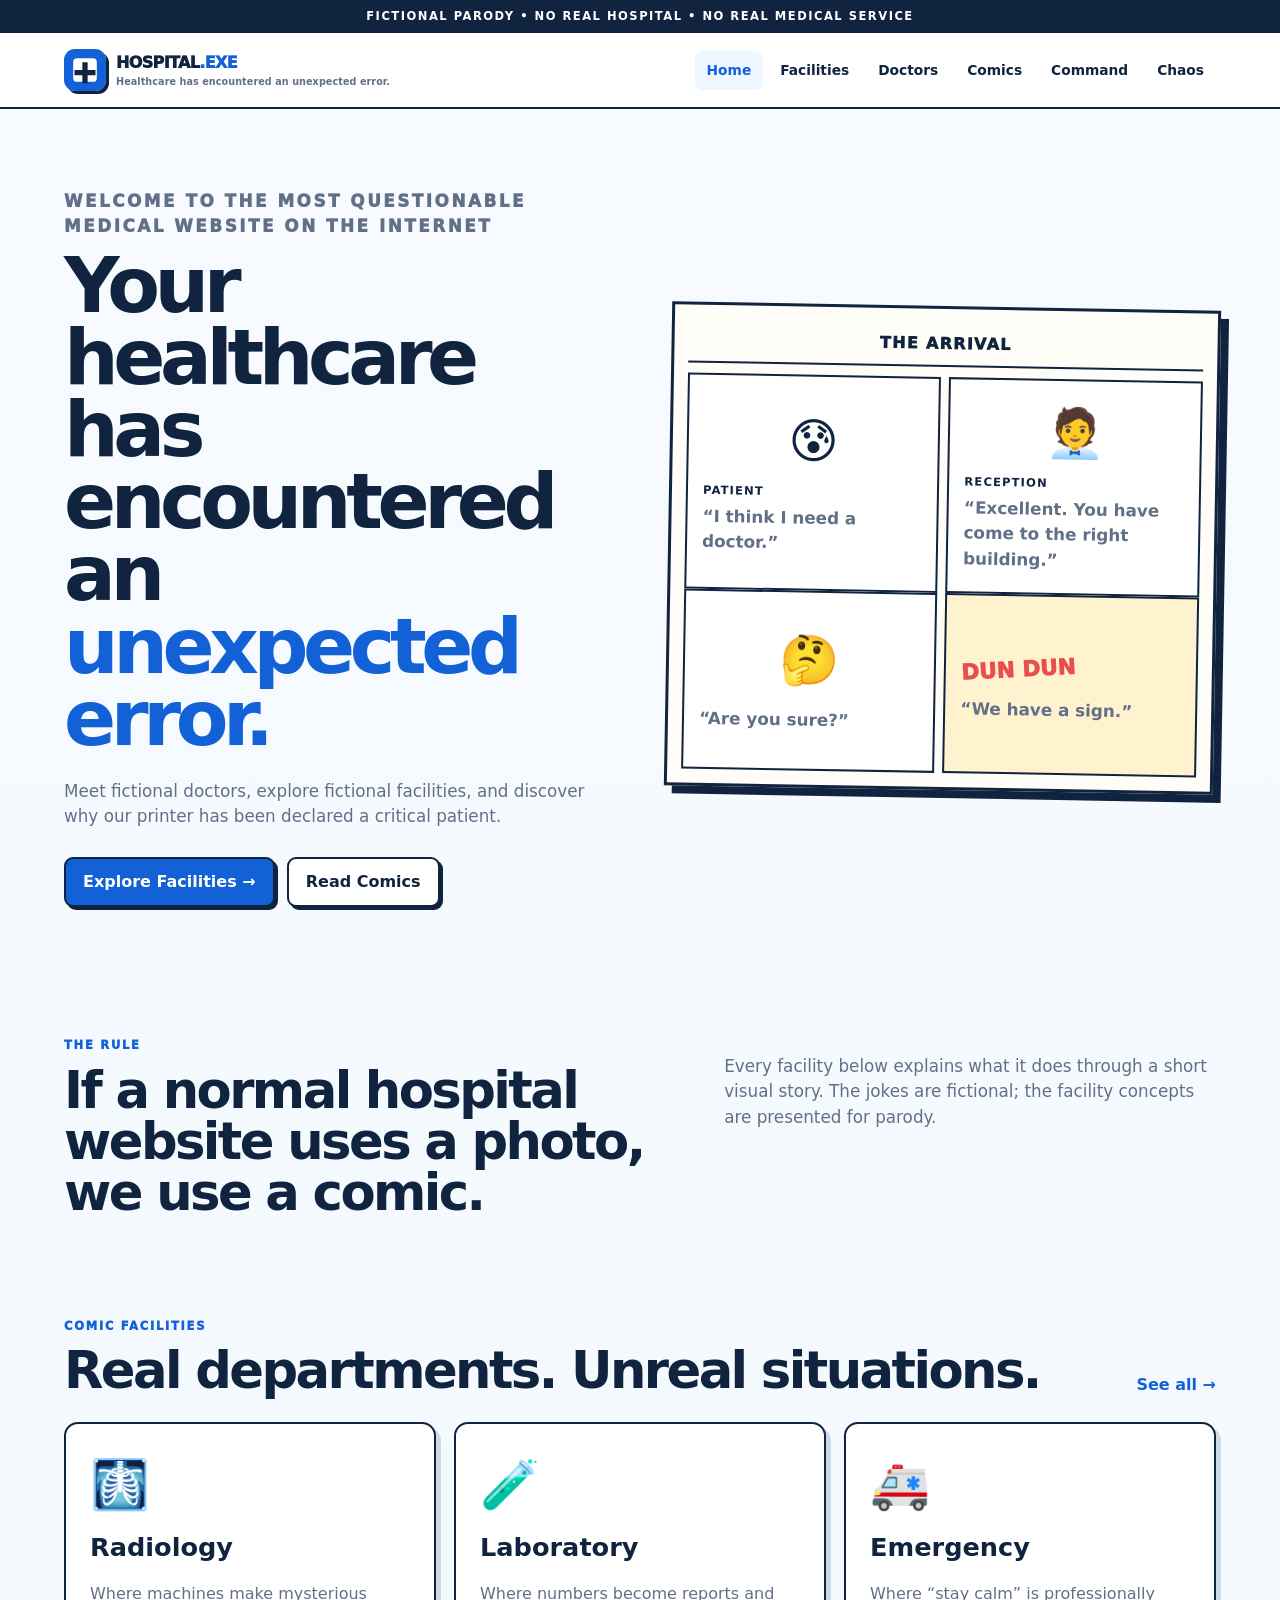
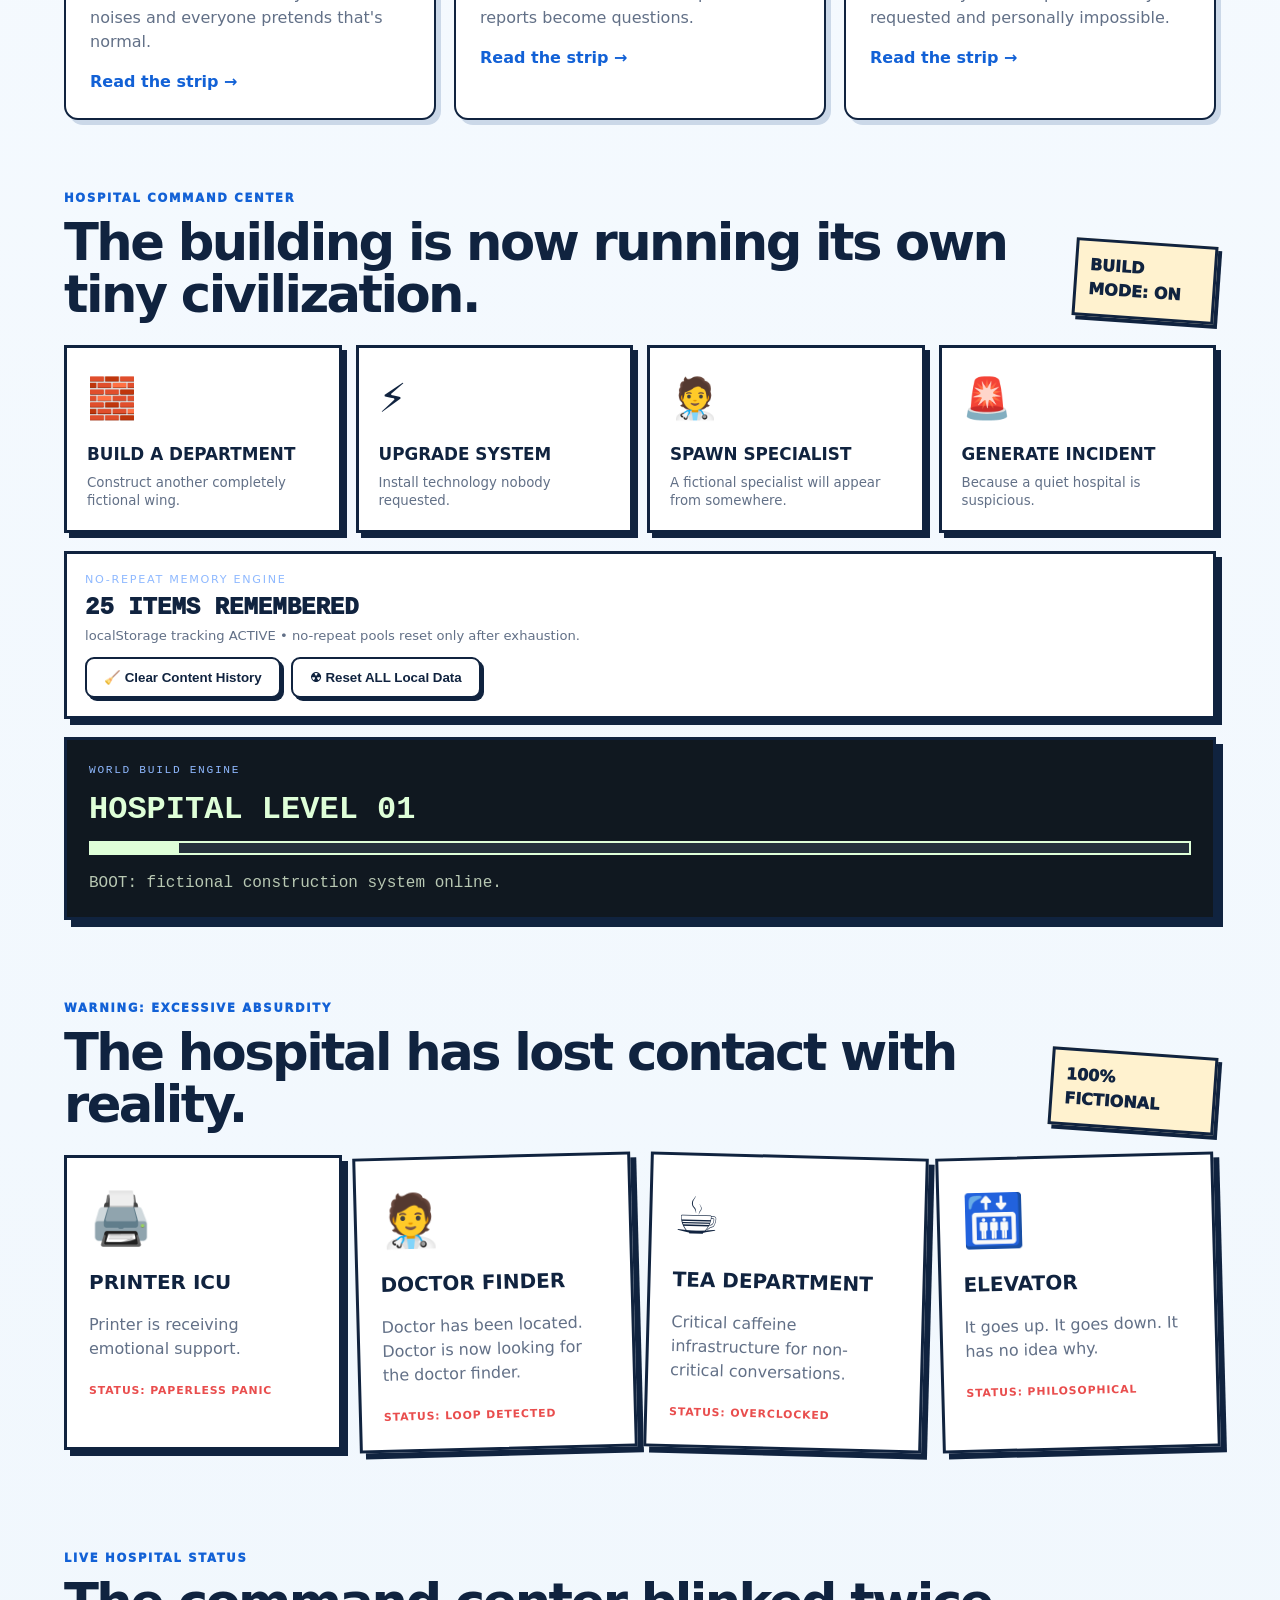
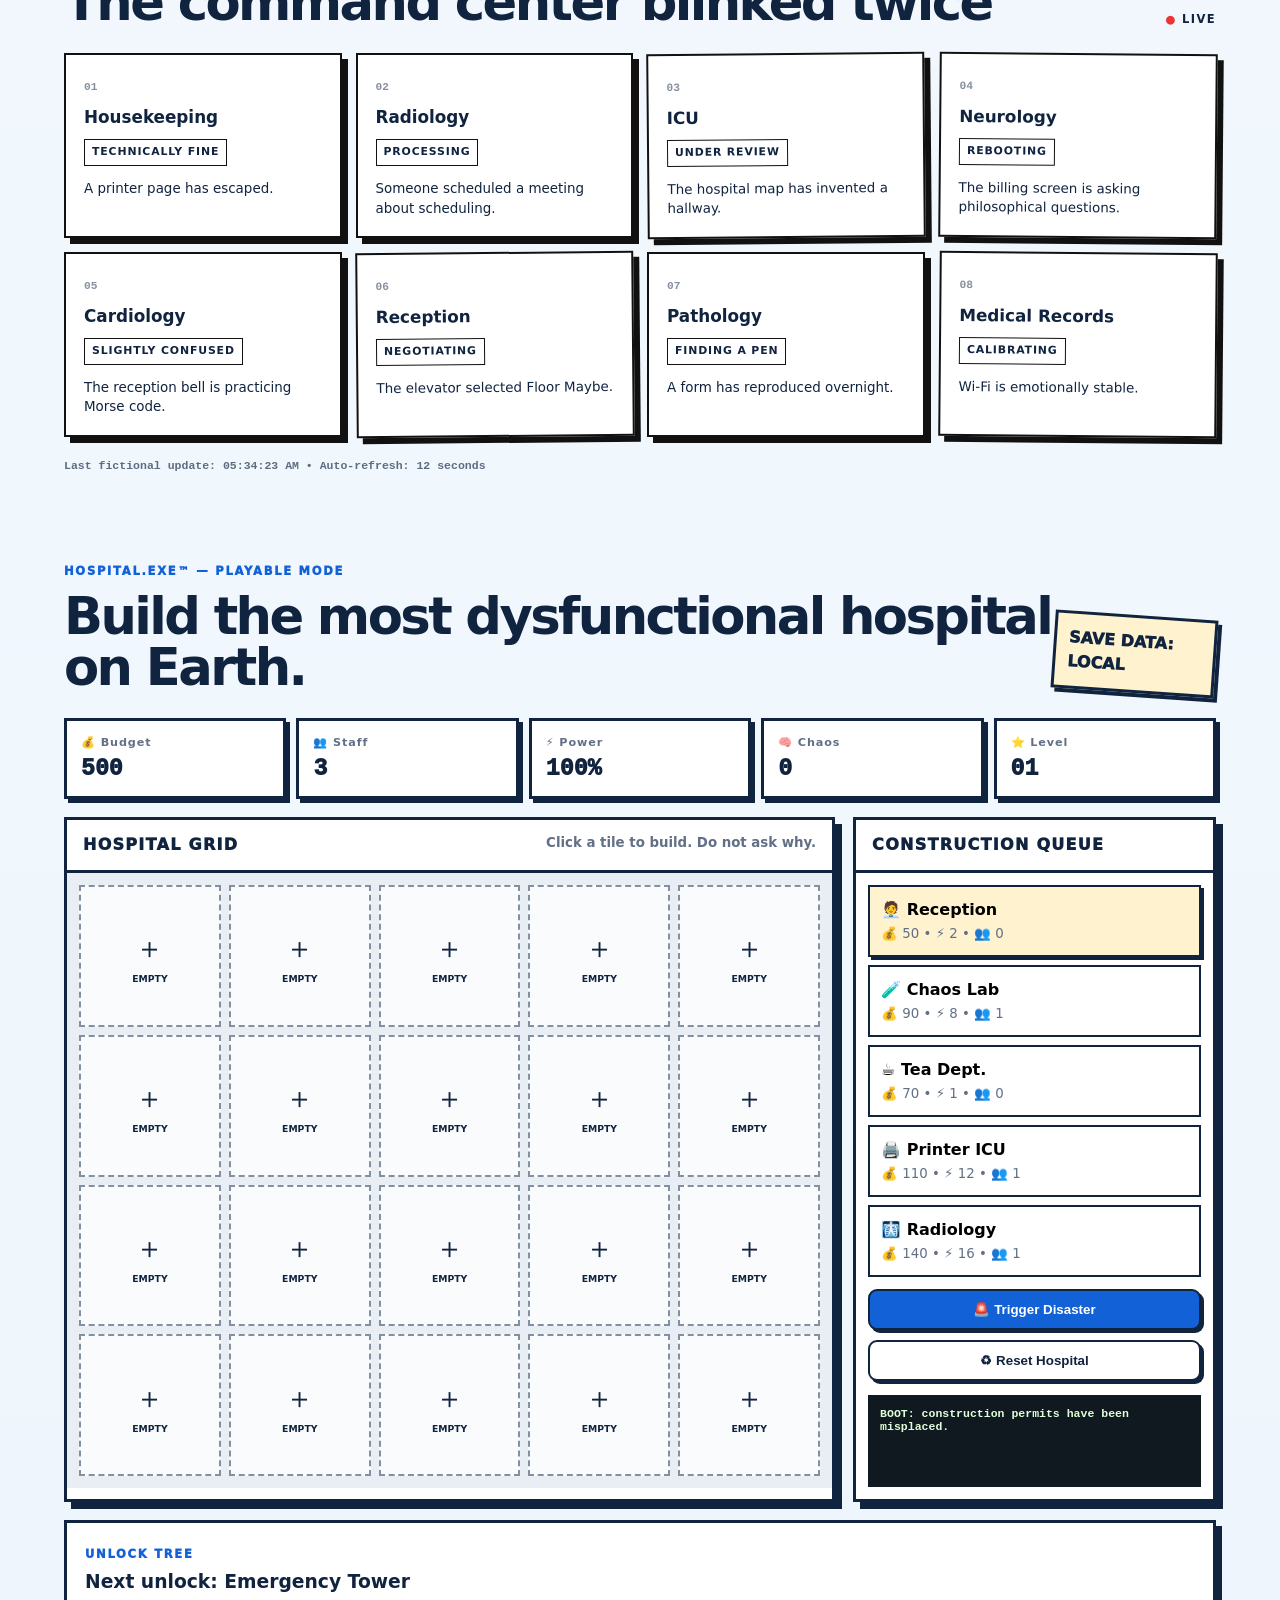
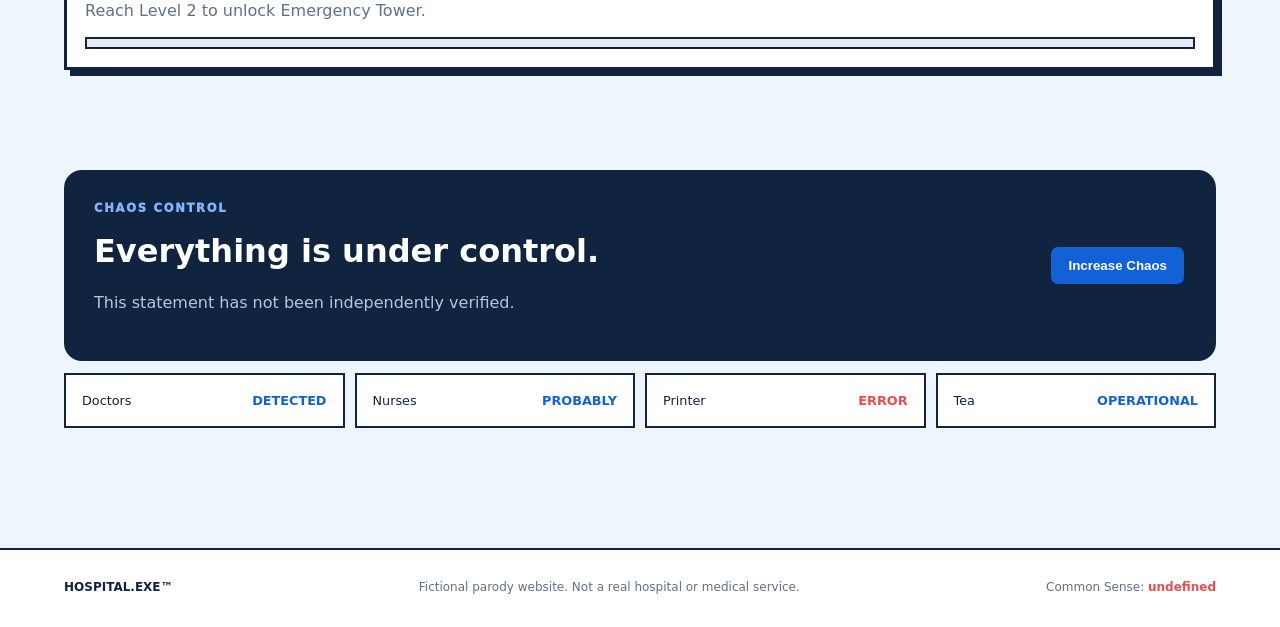
<file: index.html>
<!doctype html>
<html lang="en">
<head>
  <meta charset="utf-8">
  <meta name="viewport" content="width=device-width,initial-scale=1">
  <title>HOSPITAL.EXE™ — Fictional Parody Hospital</title>
  <meta name="description" content="HOSPITAL.EXE™ — fictional parody hospital command center.">
  <meta name="theme-color" content="#111111">
  <link rel="manifest" href="manifest.webmanifest">
  <link rel="icon" href="assets/logo.svg" type="image/svg+xml">
<link rel="stylesheet" href="css/style.css">
</head>
<body>
  <div class="top-alert">FICTIONAL PARODY • NO REAL HOSPITAL • NO REAL MEDICAL SERVICE</div>
  <header class="site-header">
    <a class="brand" href="index.html"><img class="brand-logo" src="assets/logo.svg" alt="HOSPITAL.EXE logo"><span>HOSPITAL<span class="exe">.EXE</span><small>Healthcare has encountered an unexpected error.</small></span></a>
    <button class="menu-toggle" aria-label="Open menu">☰</button>
    <nav>
      <a class="active" href="index.html">Home</a>
      <a href="facilities.html">Facilities</a>
      <a href="doctors.html">Doctors</a>
      <a href="comics.html">Comics</a>
      <a href="#command">Command</a>
      <a href="#chaos">Chaos</a>
      <button class="install-app" id="install-app" hidden>⬇ Install HOSPITAL.EXE</button>
    </nav>
  </header>

  <main>
    <section class="hero">
      <div class="hero-copy">
        <p class="eyebrow">WELCOME TO THE MOST QUESTIONABLE MEDICAL WEBSITE ON THE INTERNET</p>
        <h1>Your healthcare has encountered an <em>unexpected error.</em></h1>
        <p>Meet fictional doctors, explore fictional facilities, and discover why our printer has been declared a critical patient.</p>
        <div class="hero-actions">
          <a class="button primary" href="facilities.html">Explore Facilities →</a>
          <a class="button" href="comics.html">Read Comics</a>
        </div>
      </div>
      <div class="hero-comic comic-paper">
        <div class="comic-caption">THE ARRIVAL</div>
        <div class="panel-row">
          <div class="panel"><div class="character patient">😰</div><strong>PATIENT</strong><p>“I think I need a doctor.”</p></div>
          <div class="panel"><div class="character receptionist">🧑‍💼</div><strong>RECEPTION</strong><p>“Excellent. You have come to the right building.”</p></div>
        </div>
        <div class="panel-row">
          <div class="panel"><div class="character patient">🤔</div><p>“Are you sure?”</p></div>
          <div class="panel punch"><div class="sound">DUN DUN</div><p>“We have a sign.”</p></div>
        </div>
      </div>
    </section>

    <section class="section intro">
      <div><p class="eyebrow">THE RULE</p><h2>If a normal hospital website uses a photo, we use a comic.</h2></div>
      <p>Every facility below explains what it does through a short visual story. The jokes are fictional; the facility concepts are presented for parody.</p>
    </section>

    <section class="section" id="facilities-preview">
      <div class="section-head"><div><p class="eyebrow">COMIC FACILITIES</p><h2>Real departments. Unreal situations.</h2></div><a href="facilities.html" class="text-link">See all →</a></div>
      <div class="card-grid">
        <a class="facility-card" href="facilities.html#radiology"><span class="facility-icon">🩻</span><h3>Radiology</h3><p>Where machines make mysterious noises and everyone pretends that's normal.</p><span class="mini-link">Read the strip →</span></a>
        <a class="facility-card" href="facilities.html#lab"><span class="facility-icon">🧪</span><h3>Laboratory</h3><p>Where numbers become reports and reports become questions.</p><span class="mini-link">Read the strip →</span></a>
        <a class="facility-card" href="facilities.html#emergency"><span class="facility-icon">🚑</span><h3>Emergency</h3><p>Where “stay calm” is professionally requested and personally impossible.</p><span class="mini-link">Read the strip →</span></a>
      </div>
    </section>


    <section class="section command-center" id="command">
      <div class="section-head"><div><p class="eyebrow">HOSPITAL COMMAND CENTER</p><h2>The building is now running its own tiny civilization.</h2></div><span class="sticker">BUILD MODE: ON</span></div>
      <div class="control-grid">
        <button class="control-tile" data-command="build"><span>🧱</span><b>BUILD A DEPARTMENT</b><small>Construct another completely fictional wing.</small></button>
        <button class="control-tile" data-command="upgrade"><span>⚡</span><b>UPGRADE SYSTEM</b><small>Install technology nobody requested.</small></button>
        <button class="control-tile" data-command="spawn"><span>🧑‍⚕️</span><b>SPAWN SPECIALIST</b><small>A fictional specialist will appear from somewhere.</small></button>
        <button class="control-tile" data-command="incident"><span>🚨</span><b>GENERATE INCIDENT</b><small>Because a quiet hospital is suspicious.</small></button>
      </div>
      <div class="history-console"><span class="console-label">NO-REPEAT MEMORY ENGINE</span><strong id="history-count">0 ITEMS REMEMBERED</strong><p id="history-state">localStorage tracking is active.</p><div class="history-actions"><button class="button" id="clear-history">🧹 Clear Content History</button><button class="button" id="reset-data">☢ Reset ALL Local Data</button></div></div><div class="queue-console"><span class="console-label">WORLD BUILD ENGINE</span><strong id="world-level">HOSPITAL LEVEL 01</strong><div class="queue-meter"><i id="world-progress"></i></div><p id="world-log">BOOT: fictional construction system online.</p></div>
    </section>
    <section class="section absurd-zone"><div class="section-head"><div><p class="eyebrow">WARNING: EXCESSIVE ABSURDITY</p><h2>The hospital has lost contact with reality.</h2></div><span class="sticker">100% FICTIONAL</span></div><div class="absurd-grid"><div class="absurd-card"><span class="giant">🖨️</span><h3>PRINTER ICU</h3><p>Printer is receiving emotional support.</p><b>STATUS: PAPERLESS PANIC</b></div><div class="absurd-card tilt"><span class="giant">🧑‍⚕️</span><h3>DOCTOR FINDER</h3><p>Doctor has been located. Doctor is now looking for the doctor finder.</p><b>STATUS: LOOP DETECTED</b></div><div class="absurd-card"><span class="giant">☕</span><h3>TEA DEPARTMENT</h3><p>Critical caffeine infrastructure for non-critical conversations.</p><b>STATUS: OVERCLOCKED</b></div><div class="absurd-card tilt"><span class="giant">🛗</span><h3>ELEVATOR</h3><p>It goes up. It goes down. It has no idea why.</p><b>STATUS: PHILOSOPHICAL</b></div></div></section><section class="section live-status" id="live-status"><div class="section-head"><div><p class="eyebrow">LIVE HOSPITAL STATUS</p><h2 id="live-status-title">Synchronizing fictional reality…</h2></div><span class="live-dot">● LIVE</span></div><div class="live-status-grid" id="live-status-grid"></div><p class="status-timestamp" id="status-timestamp">Awaiting first fictional telemetry packet…</p></section>

    <section class="section game-section" id="game">
      <div class="section-head"><div><p class="eyebrow">HOSPITAL.EXE™ — PLAYABLE MODE</p><h2>Build the most dysfunctional hospital on Earth.</h2></div><span class="sticker">SAVE DATA: LOCAL</span></div>
      <div class="game-hud"><div><span>💰 Budget</span><b id="game-money">500</b></div><div><span>👥 Staff</span><b id="game-staff">3</b></div><div><span>⚡ Power</span><b id="game-power">100%</b></div><div><span>🧠 Chaos</span><b id="game-chaos">0</b></div><div><span>⭐ Level</span><b id="game-level">01</b></div></div>
      <div class="game-layout"><div class="hospital-board"><div class="board-title"><span>HOSPITAL GRID</span><small>Click a tile to build. Do not ask why.</small></div><div class="build-grid" id="build-grid" aria-label="Playable hospital grid"></div></div>
      <aside class="game-panel"><div class="panel-title">CONSTRUCTION QUEUE</div><div id="build-options" class="build-options"></div><button class="button primary game-action" id="incident-button">🚨 Trigger Disaster</button><button class="button game-action" id="reset-game">♻ Reset Hospital</button><div class="game-log" id="game-log">BOOT: construction permits have been misplaced.</div></aside></div>
      <div class="unlock-box"><div><span class="eyebrow">UNLOCK TREE</span><h3 id="unlock-title">Next unlock: Emergency Tower</h3><p id="unlock-text">Reach Level 2 to unlock the Emergency Tower.</p></div><div class="unlock-meter"><i id="unlock-progress"></i></div></div>
    </section>

    <section class="section chaos-section" id="chaos">
      <div class="chaos-box">
        <div><p class="eyebrow">CHAOS CONTROL</p><h2 id="status-title">Everything is under control.</h2><p id="status-message">This statement has not been independently verified.</p></div>
        <button class="button primary" id="chaos-button">Increase Chaos</button>
      </div>
      <div class="status-grid">
        <div><span>Doctors</span><b>DETECTED</b></div><div><span>Nurses</span><b>PROBABLY</b></div><div><span>Printer</span><b class="danger">ERROR</b></div><div><span>Tea</span><b>OPERATIONAL</b></div>
      </div>
    </section>
  </main>

  <footer><strong>HOSPITAL.EXE™</strong><span>Fictional parody website. Not a real hospital or medical service.</span><span>Common Sense: <b>undefined</b></span></footer>
  <script src="js/generated-content.js"></script>
  <script src="js/app.js"></script>
<noscript><div class="top-alert">JavaScript is required for LIVE fictional status and PWA features.</div></noscript>
</body>
</html>
</file>
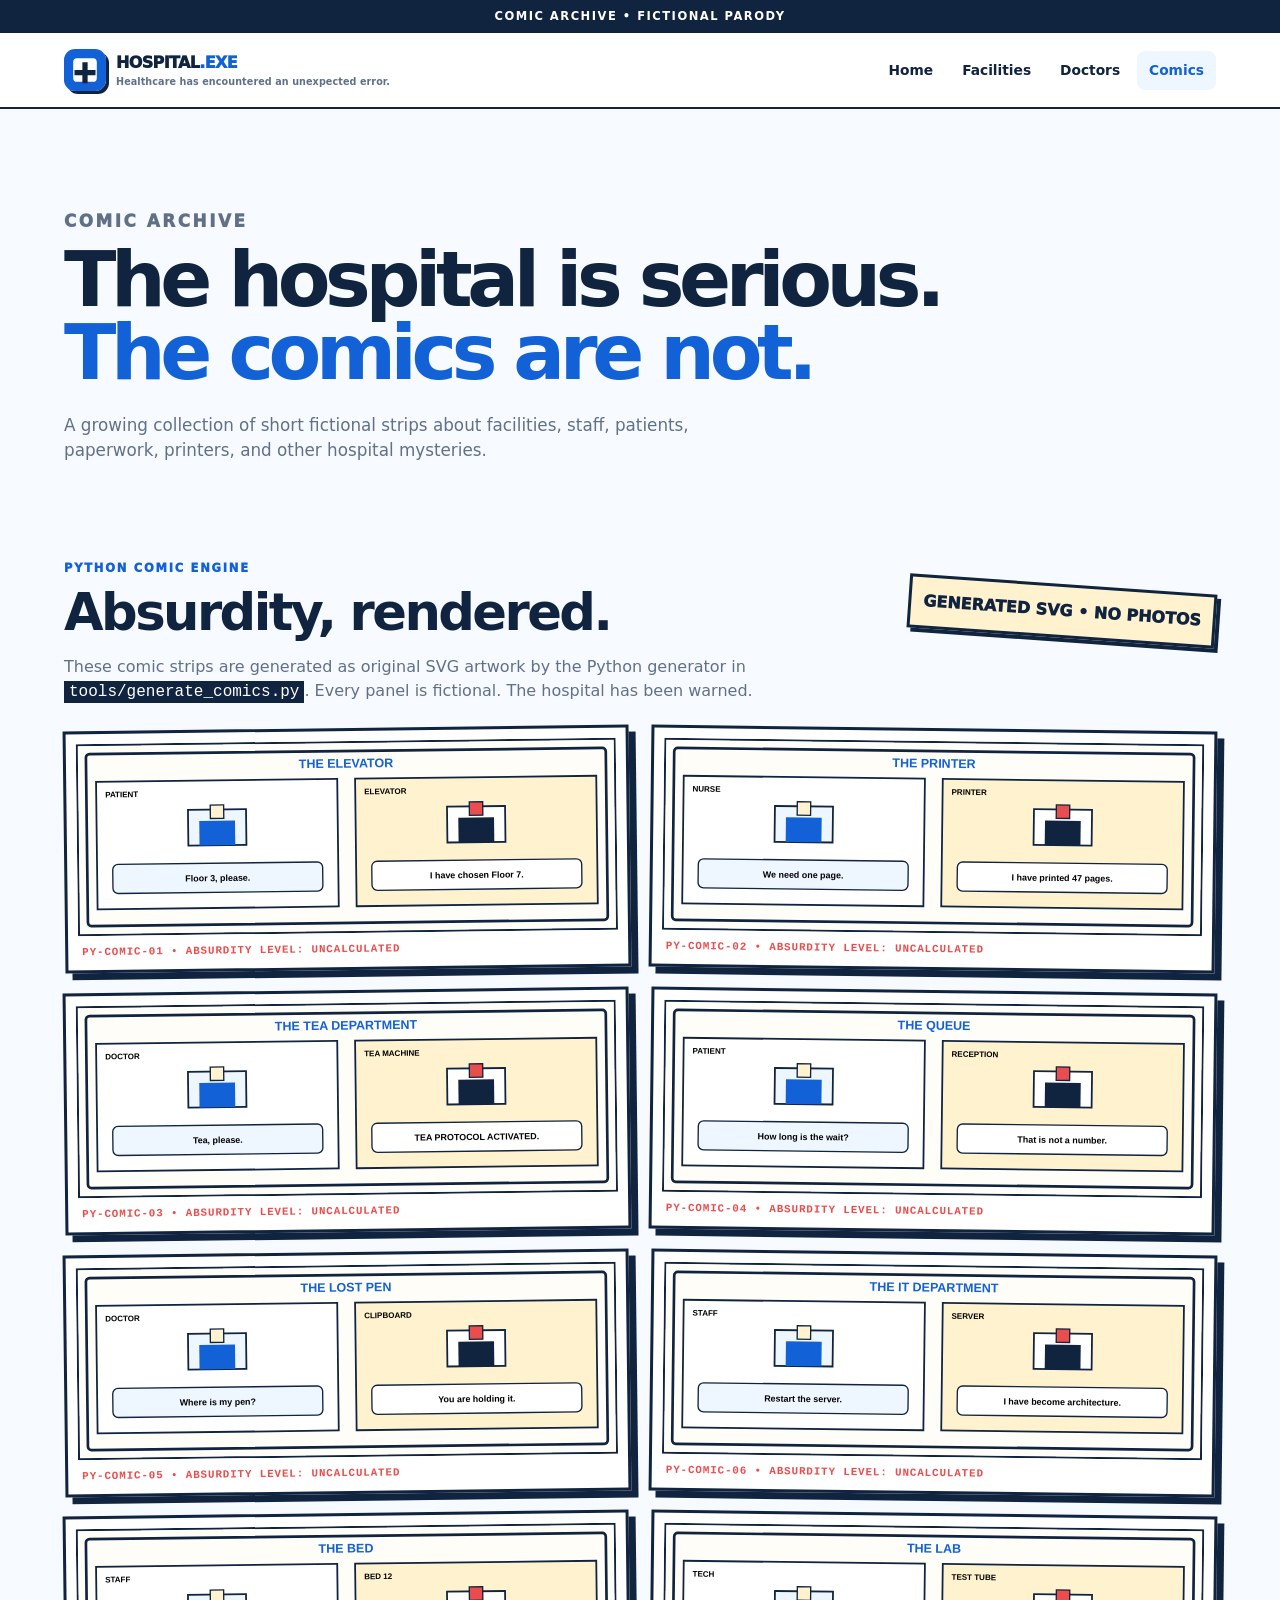
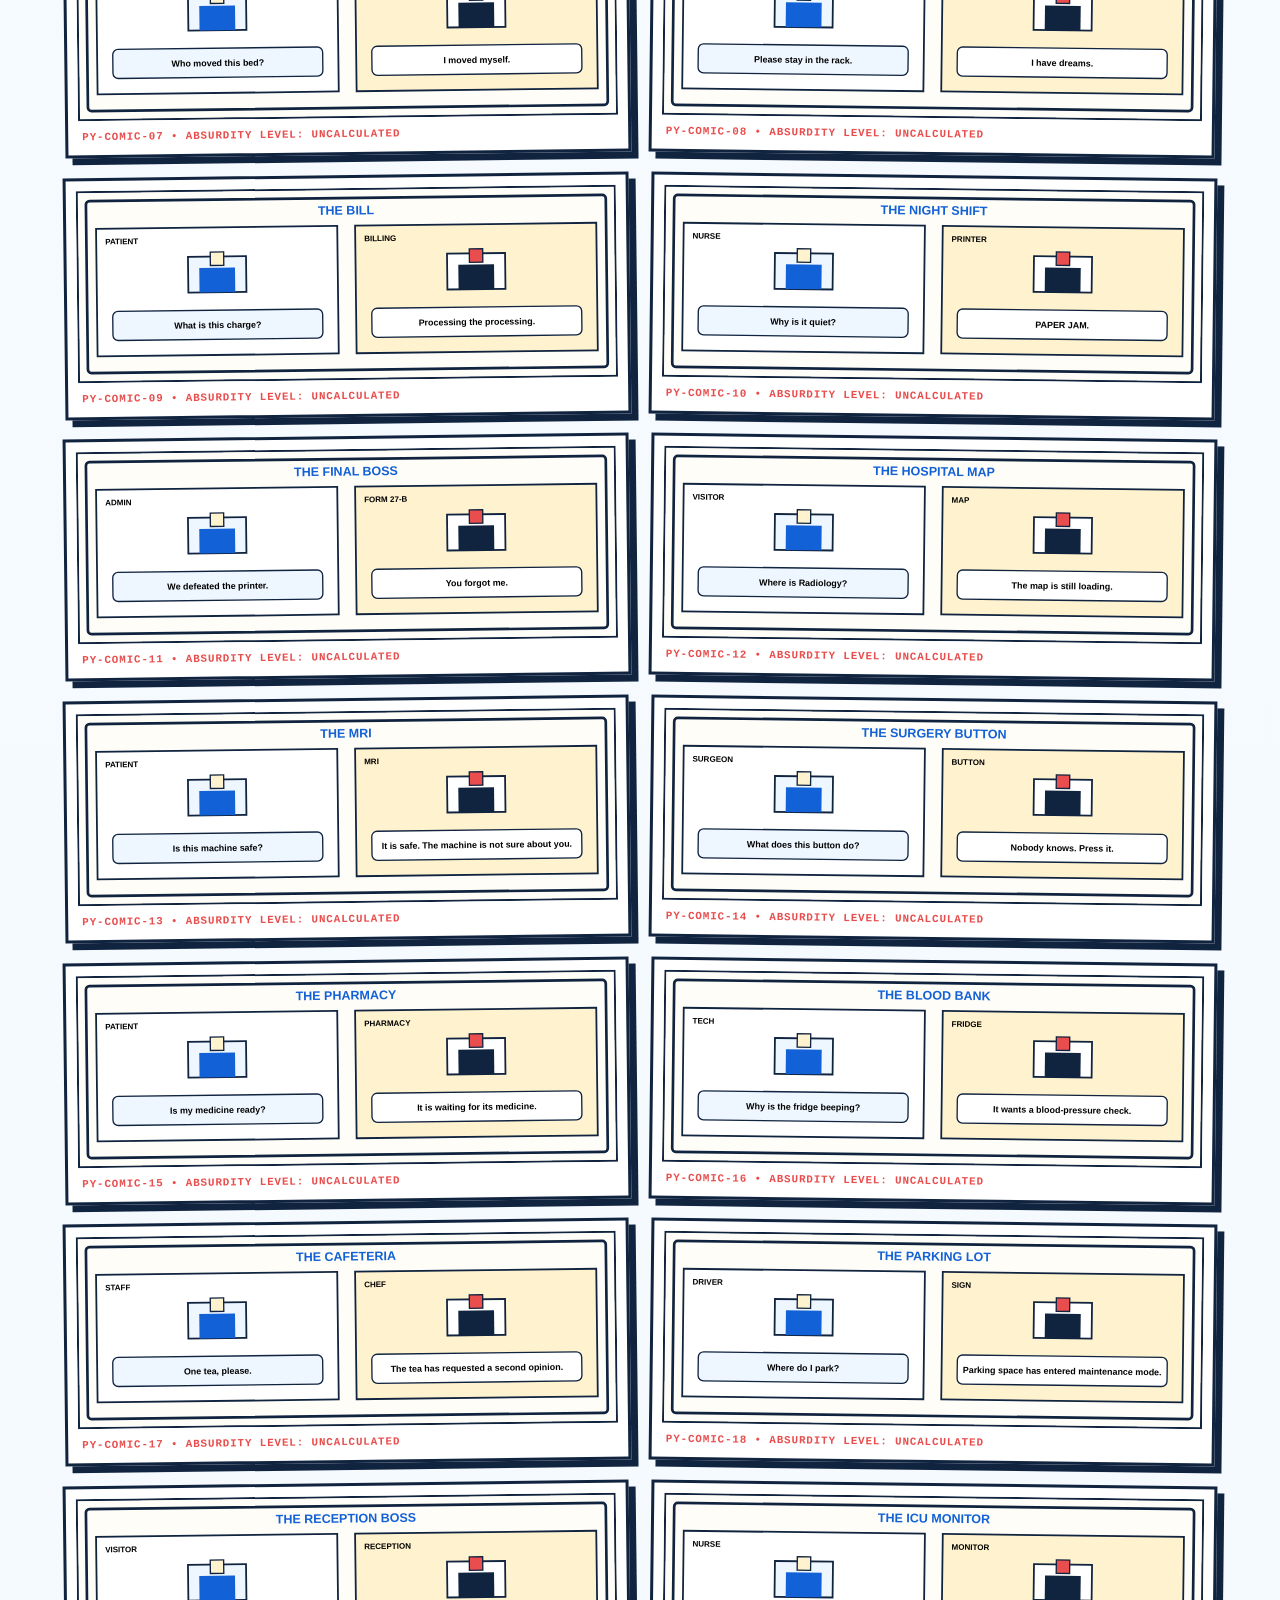
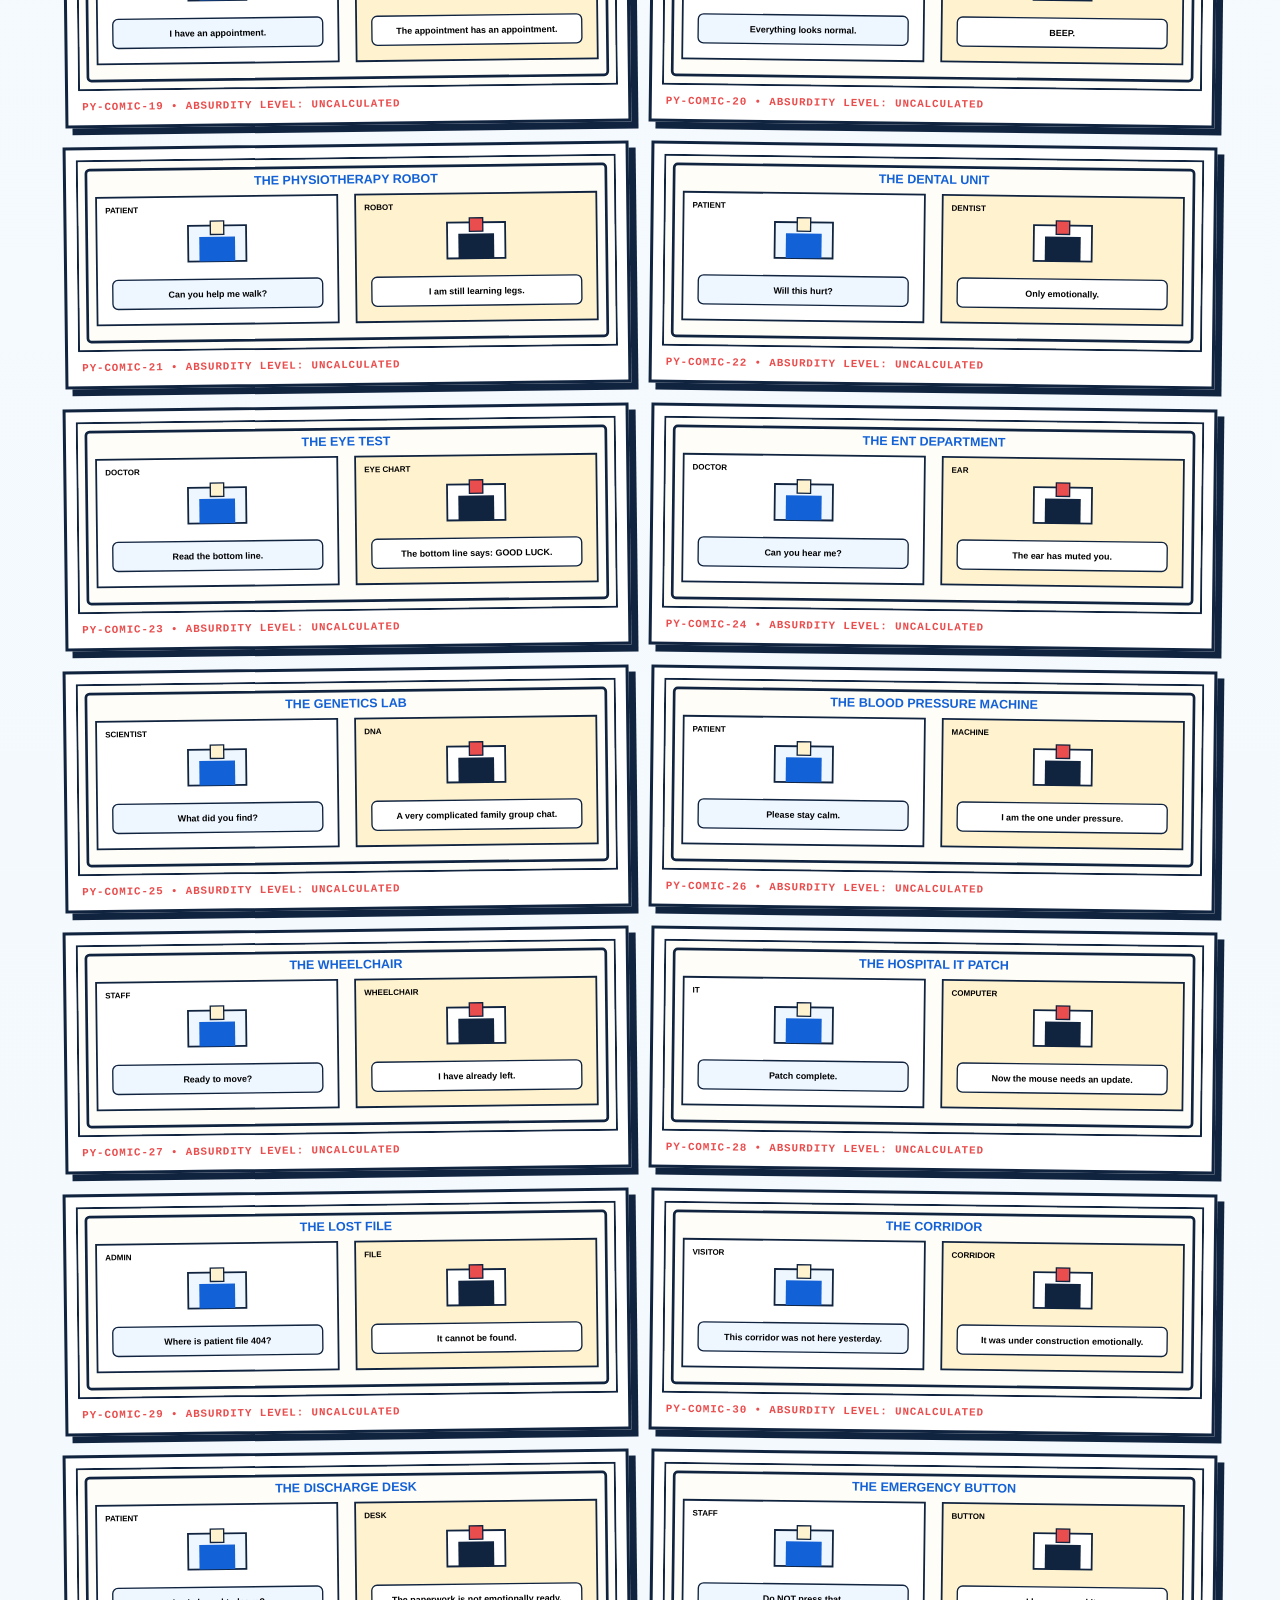
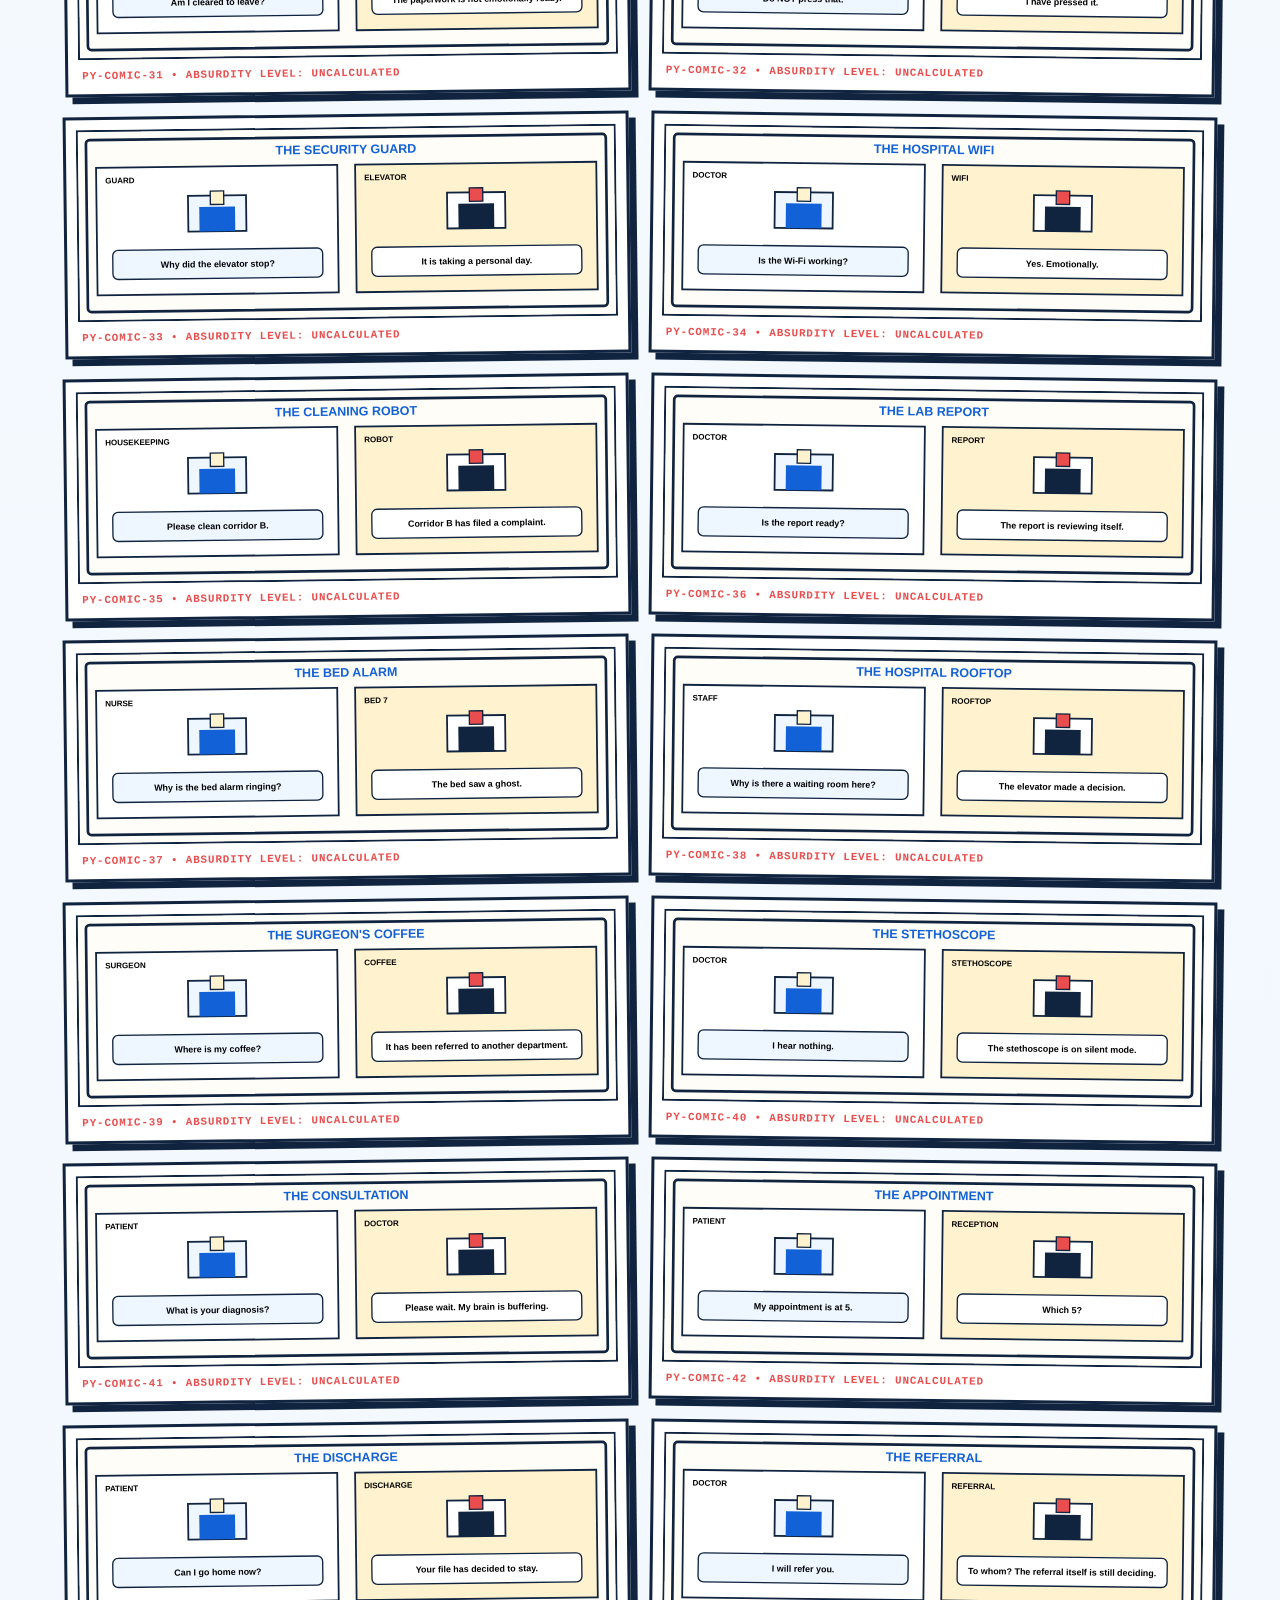
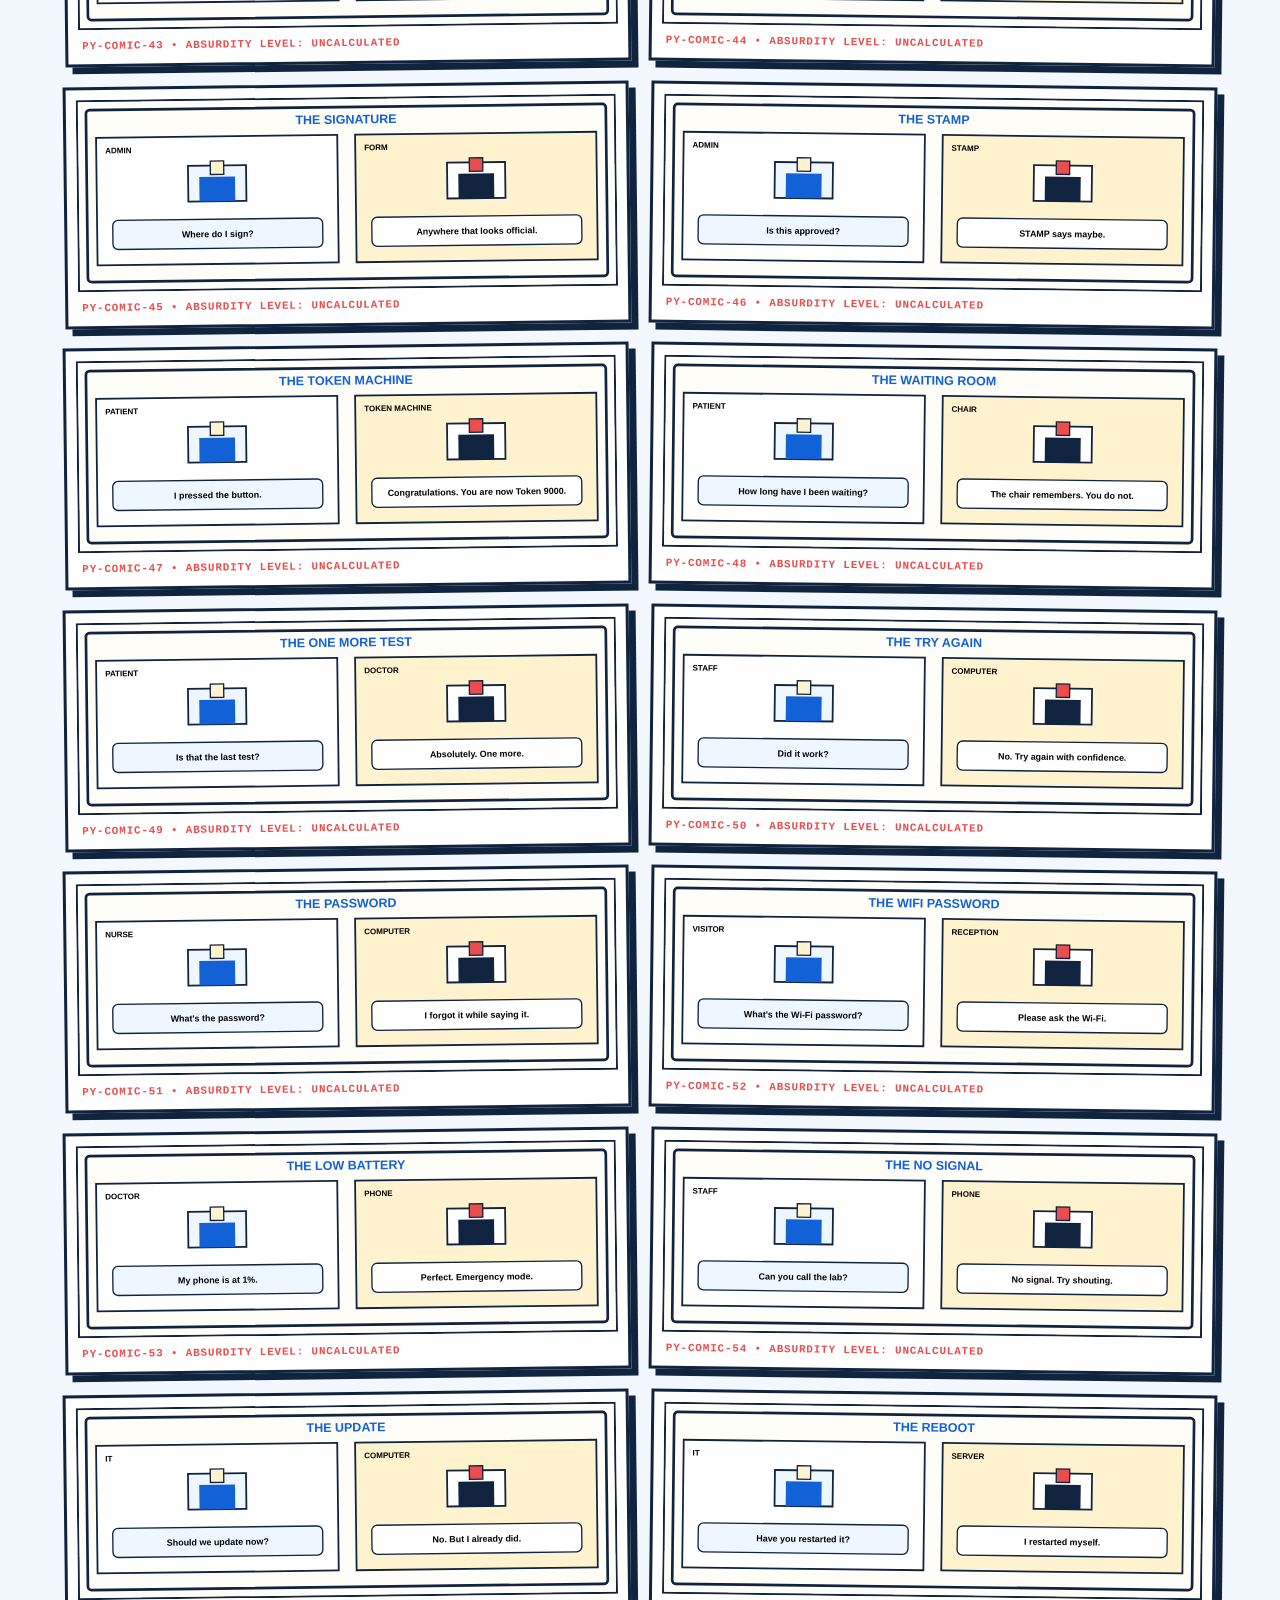
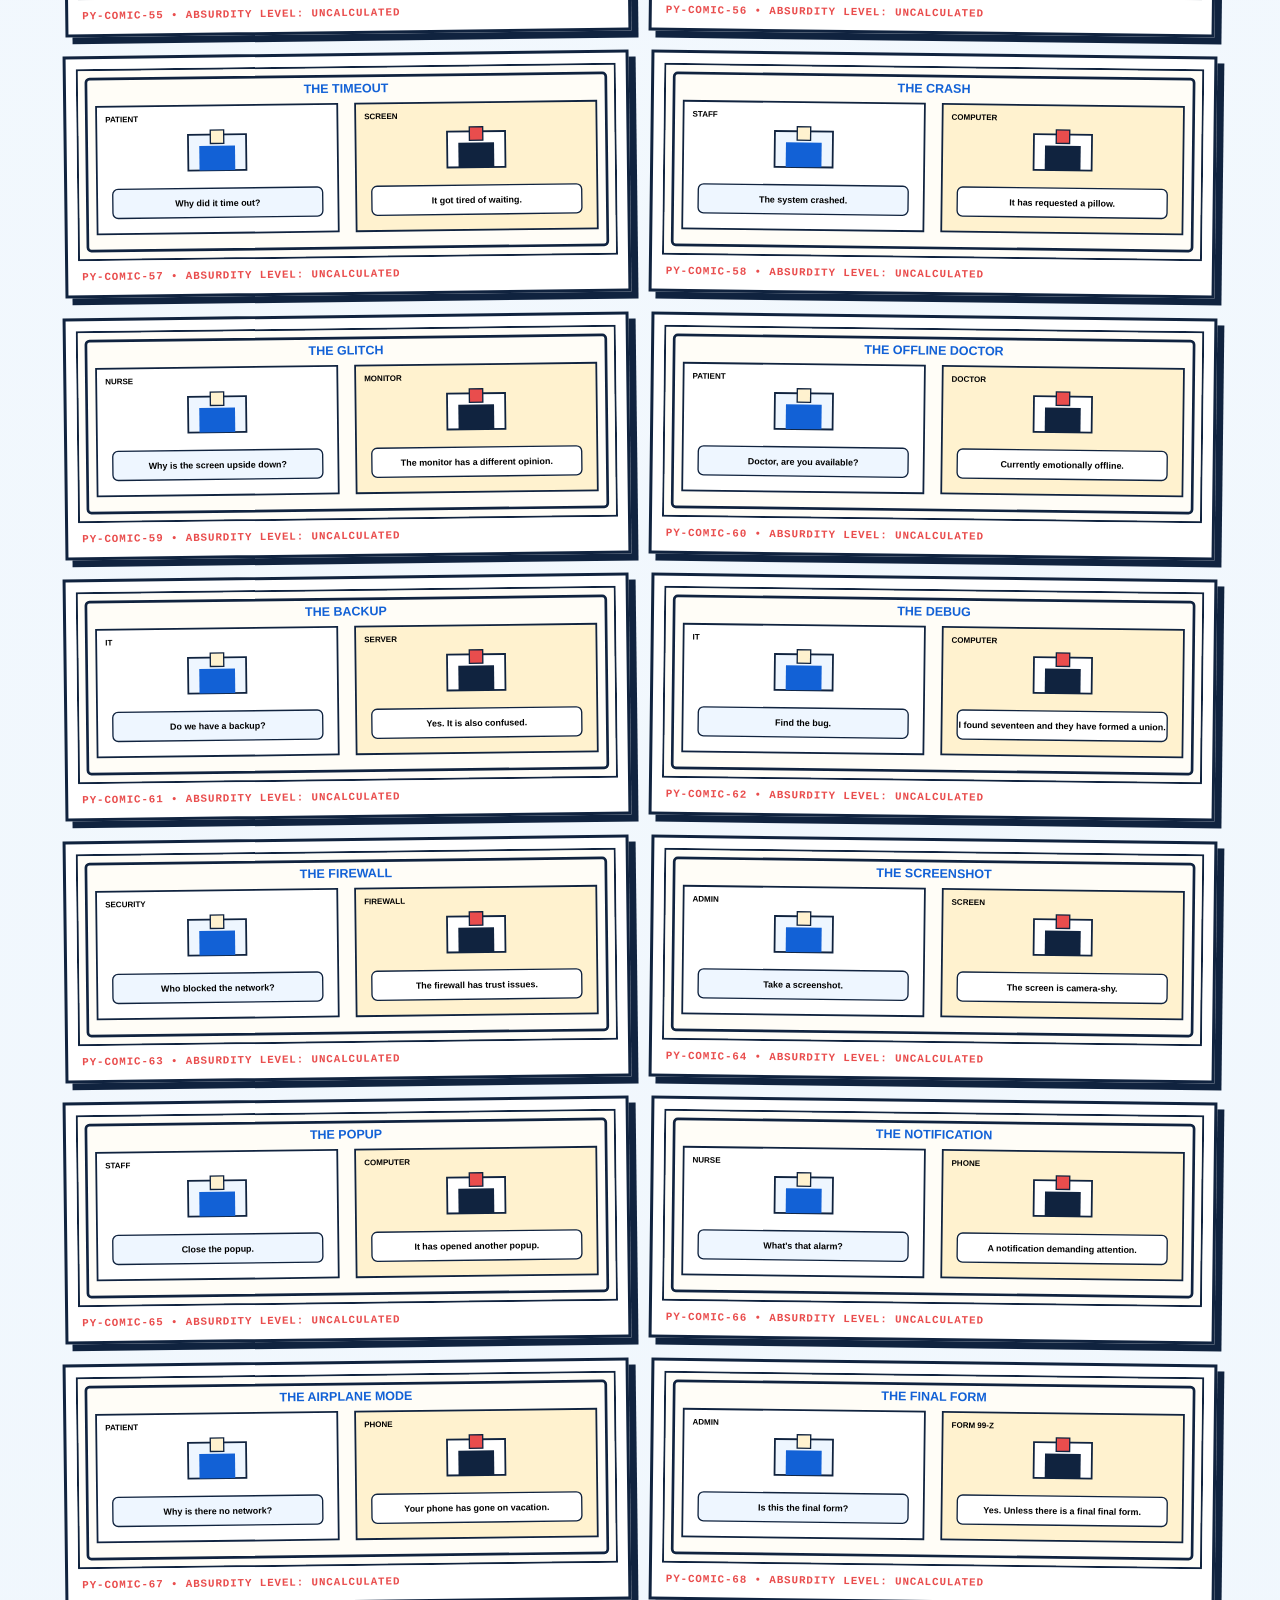
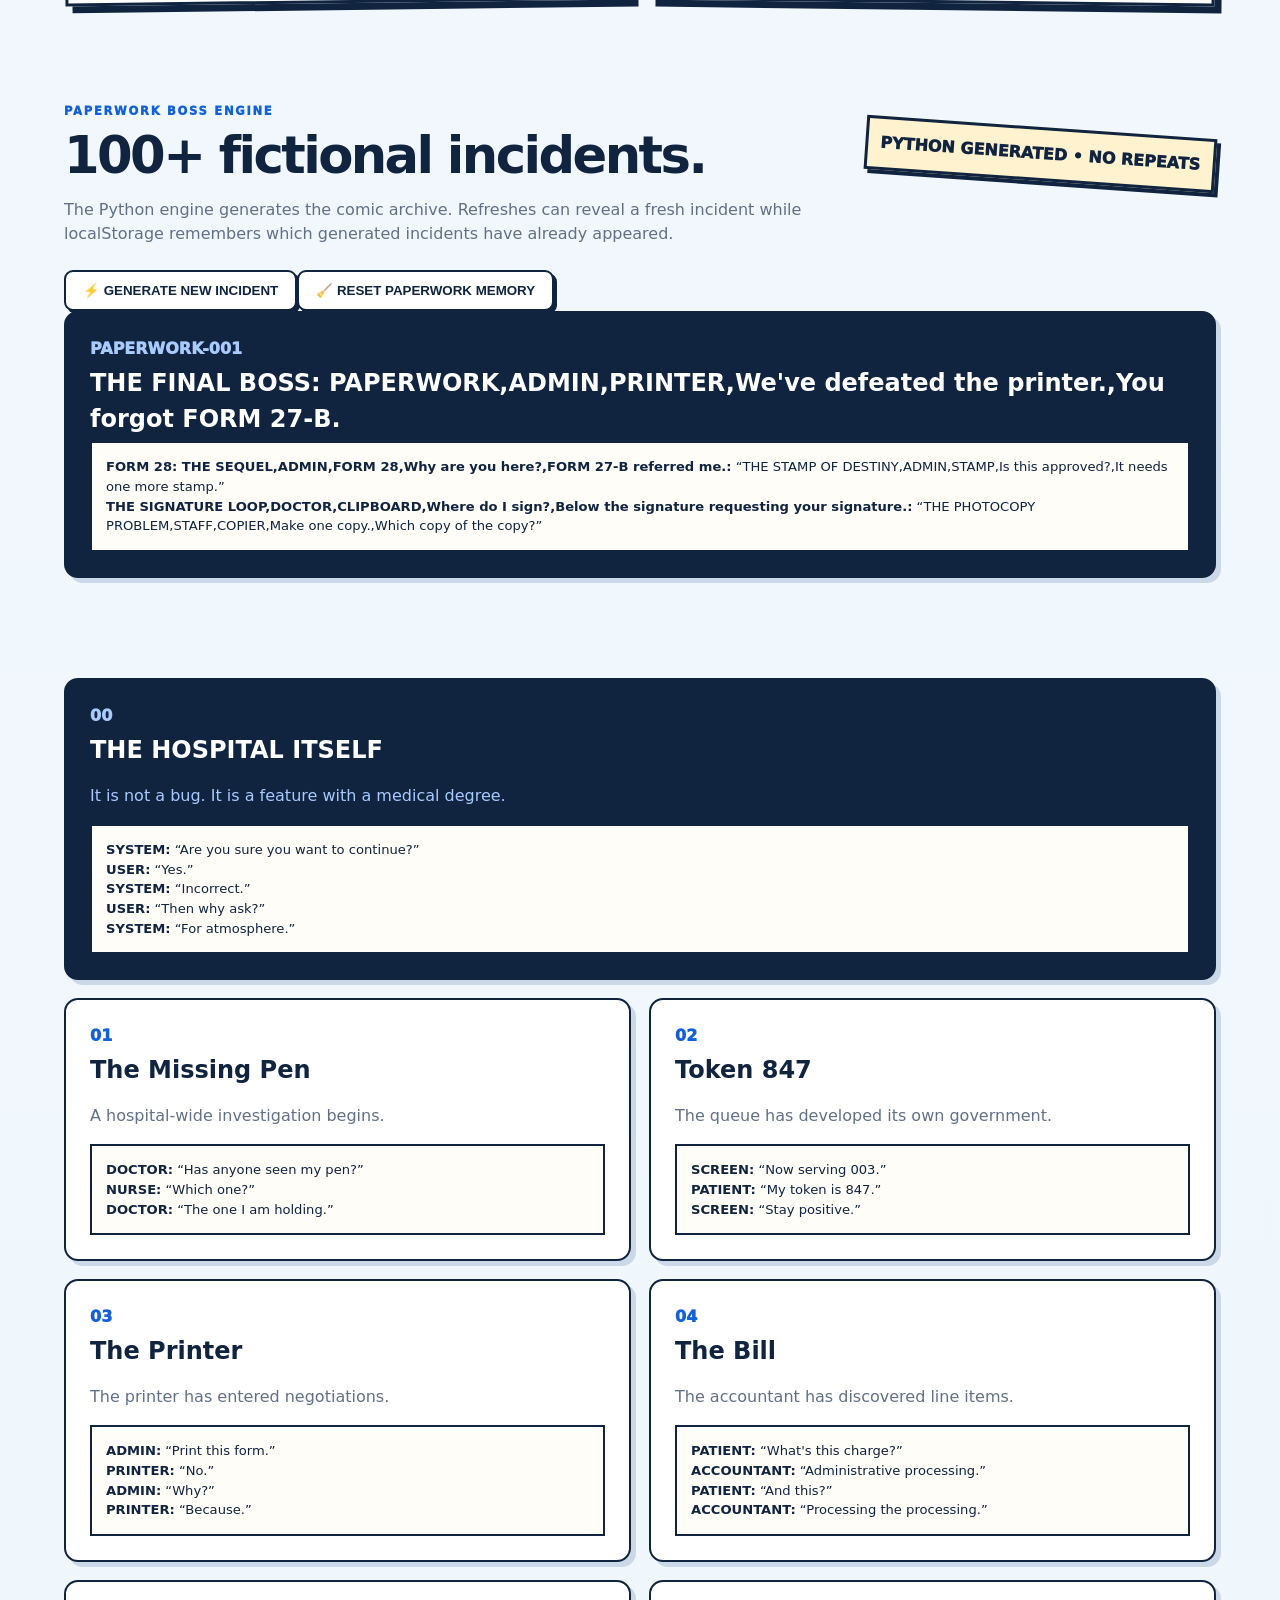
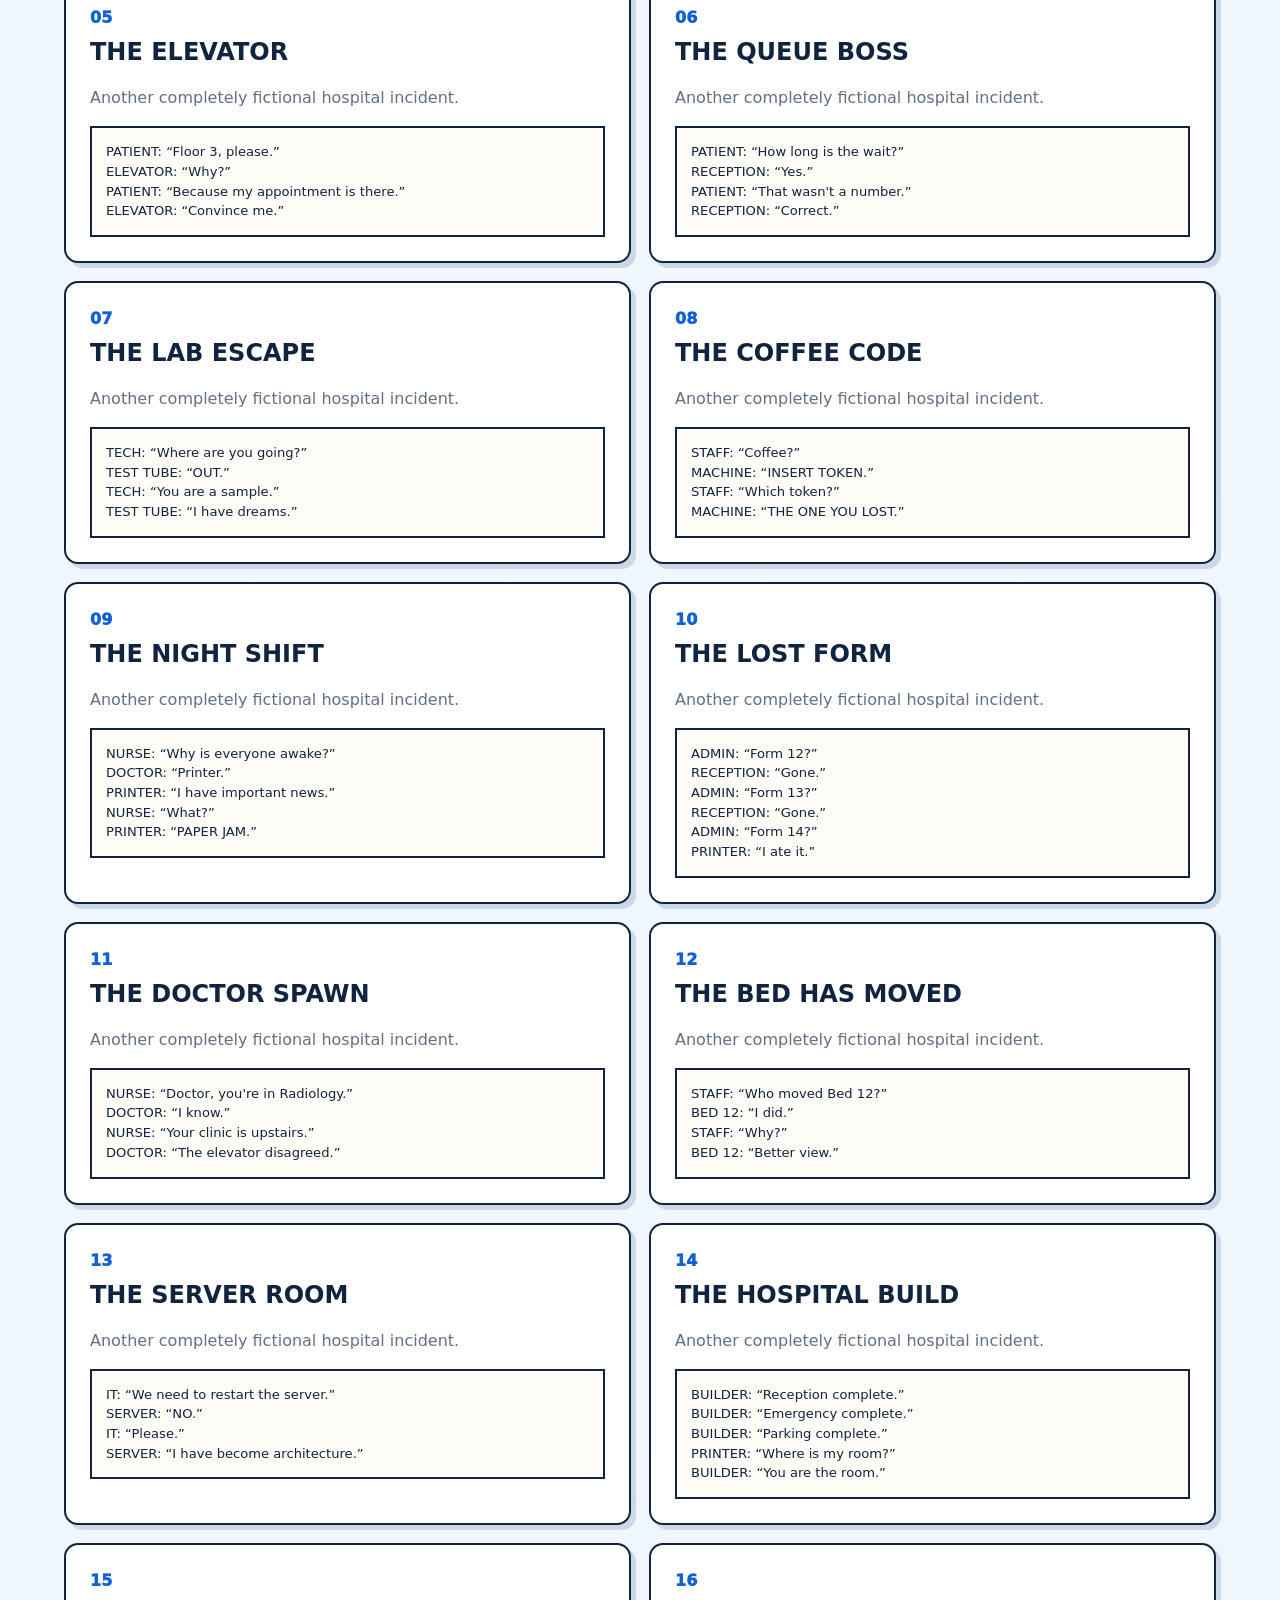
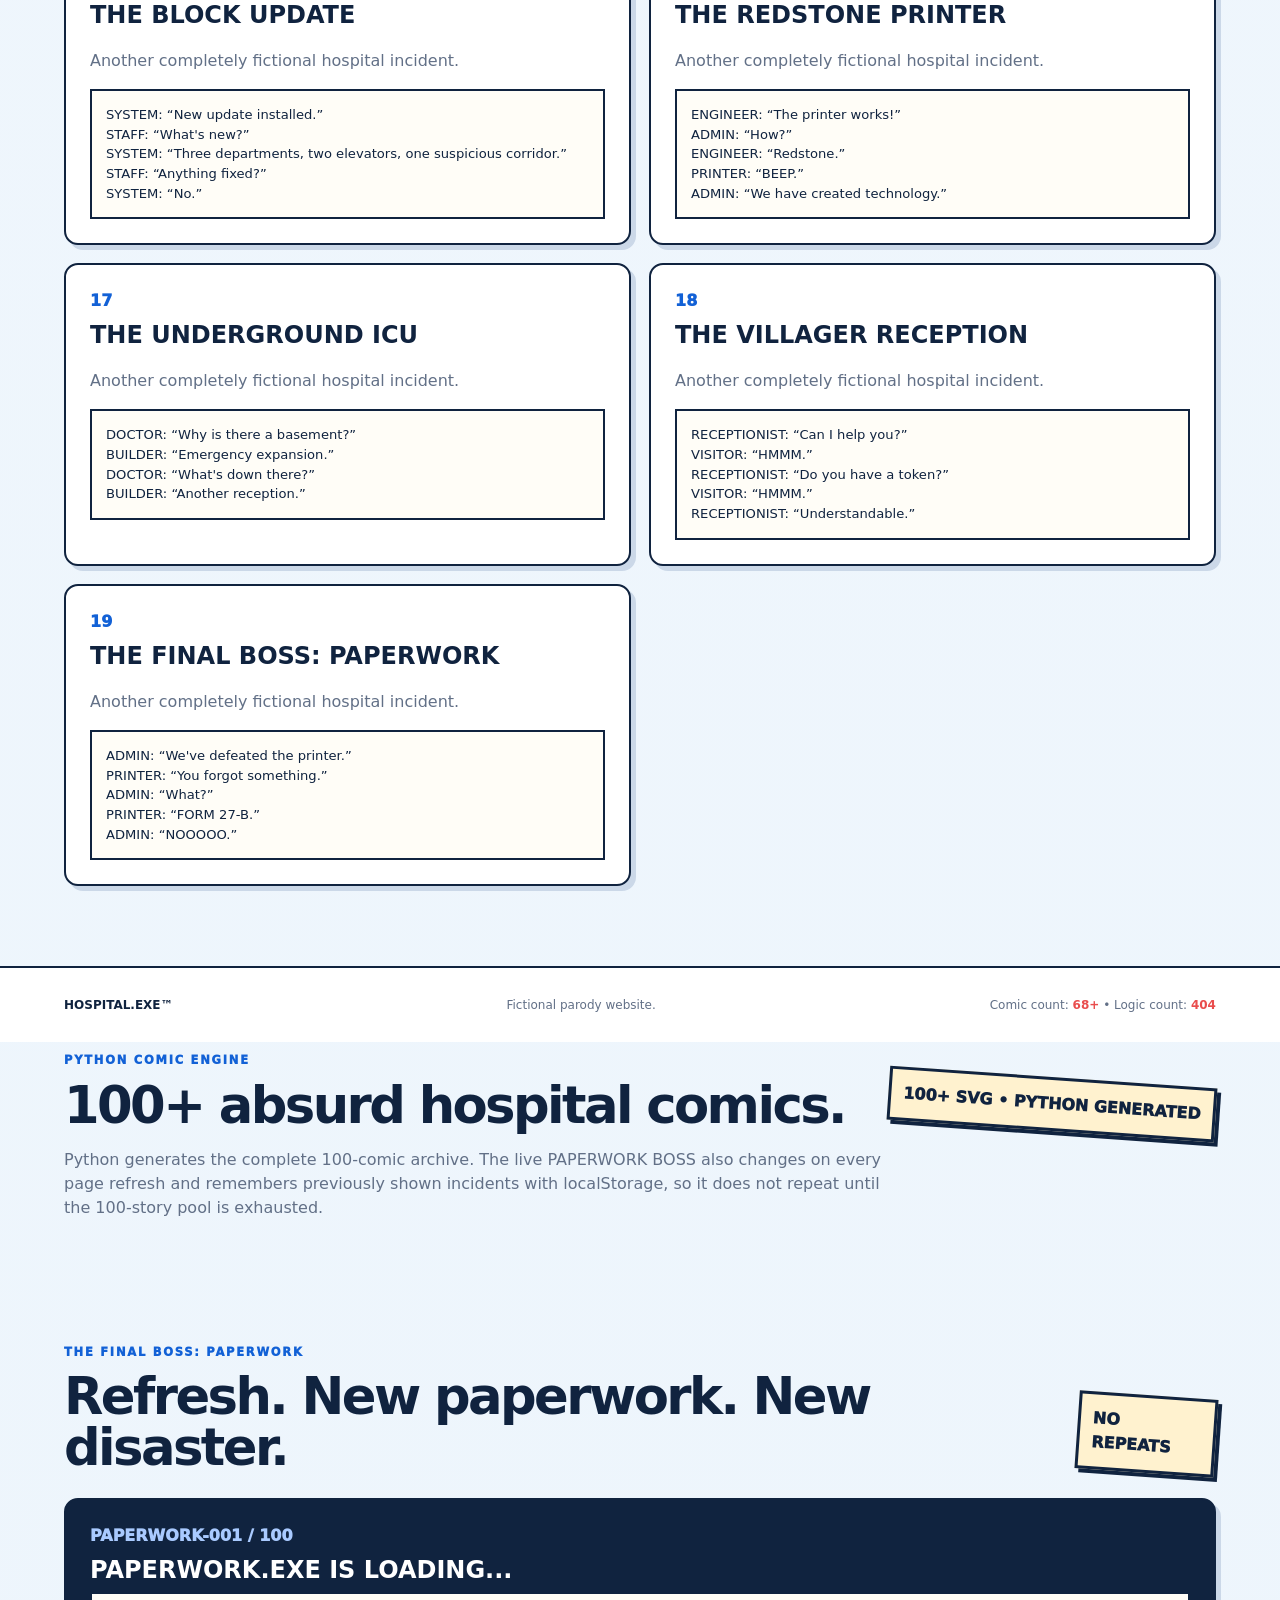
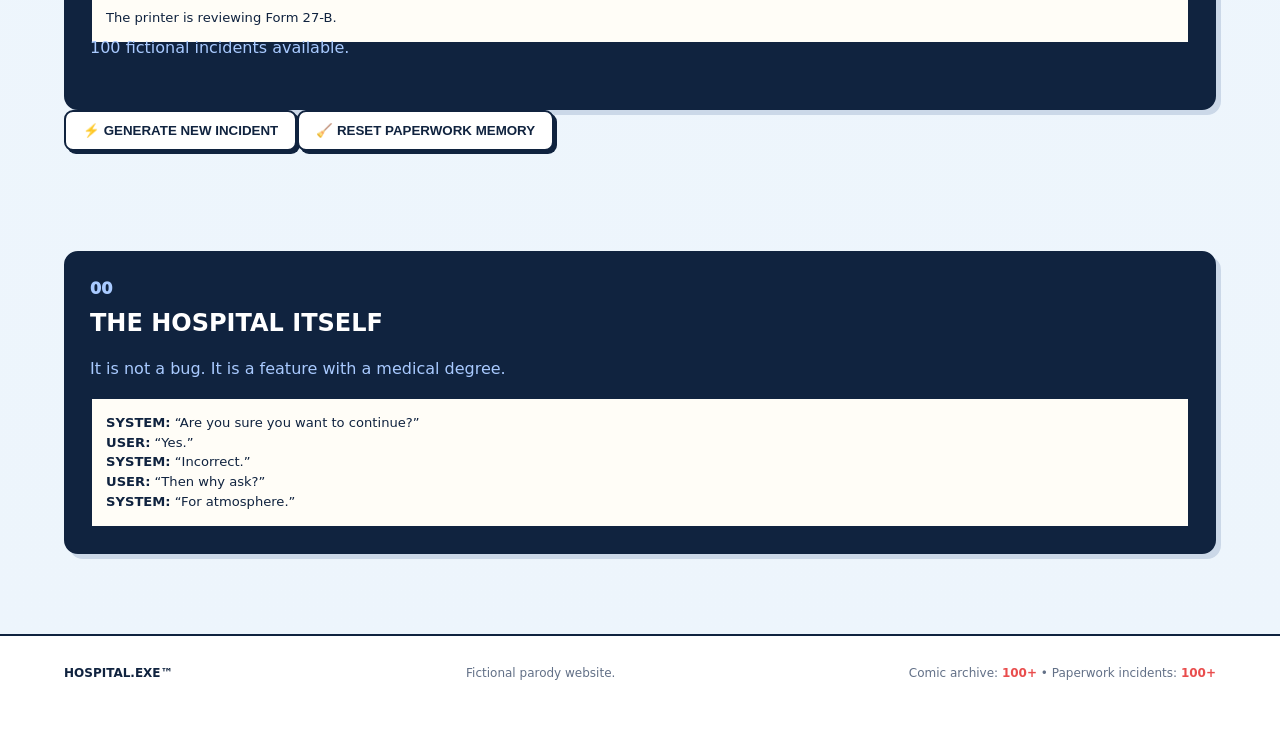
<file: comics.html>
<!doctype html><html lang="en"><head><meta charset="utf-8"><meta name="viewport" content="width=device-width,initial-scale=1"><title>Comic Archive — HOSPITAL.EXE™</title><link rel="icon" href="assets/logo.svg" type="image/svg+xml">
<link rel="apple-touch-icon" href="assets/logo.svg">
<link rel="stylesheet" href="css/style.css"></head><body>
<div class="top-alert">COMIC ARCHIVE • FICTIONAL PARODY</div>
<header class="site-header"><a class="brand" href="index.html"><img class="brand-logo" src="assets/logo.svg" alt="HOSPITAL.EXE logo"><span>HOSPITAL<span class="exe">.EXE</span><small>Healthcare has encountered an unexpected error.</small></span></a><button class="menu-toggle" aria-label="Open menu">☰</button><nav><a href="index.html">Home</a><a href="facilities.html">Facilities</a><a href="doctors.html">Doctors</a><a class="active" href="comics.html">Comics</a></nav></header>
<main><section class="page-hero"><p class="eyebrow">COMIC ARCHIVE</p><h1>The hospital is serious.<br><em>The comics are not.</em></h1><p>A growing collection of short fictional strips about facilities, staff, patients, paperwork, printers, and other hospital mysteries.</p></section>
<section class="section generated-comics"><div class="section-head"><div><p class="eyebrow">PYTHON COMIC ENGINE</p><h2>Absurdity, rendered.</h2></div><span class="sticker">GENERATED SVG • NO PHOTOS</span></div><p class="generator-note">These comic strips are generated as original SVG artwork by the Python generator in <code>tools/generate_comics.py</code>. Every panel is fictional. The hospital has been warned.</p><div class="generated-grid">
<figure class="generated-comic"><img src="assets/comics/01.svg" alt="Python-generated absurd hospital comic 1" loading="lazy"><figcaption>PY-COMIC-01 • ABSURDITY LEVEL: UNCALCULATED</figcaption></figure><figure class="generated-comic"><img src="assets/comics/02.svg" alt="Python-generated absurd hospital comic 2" loading="lazy"><figcaption>PY-COMIC-02 • ABSURDITY LEVEL: UNCALCULATED</figcaption></figure><figure class="generated-comic"><img src="assets/comics/03.svg" alt="Python-generated absurd hospital comic 3" loading="lazy"><figcaption>PY-COMIC-03 • ABSURDITY LEVEL: UNCALCULATED</figcaption></figure><figure class="generated-comic"><img src="assets/comics/04.svg" alt="Python-generated absurd hospital comic 4" loading="lazy"><figcaption>PY-COMIC-04 • ABSURDITY LEVEL: UNCALCULATED</figcaption></figure><figure class="generated-comic"><img src="assets/comics/05.svg" alt="Python-generated absurd hospital comic 5" loading="lazy"><figcaption>PY-COMIC-05 • ABSURDITY LEVEL: UNCALCULATED</figcaption></figure><figure class="generated-comic"><img src="assets/comics/06.svg" alt="Python-generated absurd hospital comic 6" loading="lazy"><figcaption>PY-COMIC-06 • ABSURDITY LEVEL: UNCALCULATED</figcaption></figure><figure class="generated-comic"><img src="assets/comics/07.svg" alt="Python-generated absurd hospital comic 7" loading="lazy"><figcaption>PY-COMIC-07 • ABSURDITY LEVEL: UNCALCULATED</figcaption></figure><figure class="generated-comic"><img src="assets/comics/08.svg" alt="Python-generated absurd hospital comic 8" loading="lazy"><figcaption>PY-COMIC-08 • ABSURDITY LEVEL: UNCALCULATED</figcaption></figure><figure class="generated-comic"><img src="assets/comics/09.svg" alt="Python-generated absurd hospital comic 9" loading="lazy"><figcaption>PY-COMIC-09 • ABSURDITY LEVEL: UNCALCULATED</figcaption></figure><figure class="generated-comic"><img src="assets/comics/10.svg" alt="Python-generated absurd hospital comic 10" loading="lazy"><figcaption>PY-COMIC-10 • ABSURDITY LEVEL: UNCALCULATED</figcaption></figure><figure class="generated-comic"><img src="assets/comics/11.svg" alt="Python-generated absurd hospital comic 11" loading="lazy"><figcaption>PY-COMIC-11 • ABSURDITY LEVEL: UNCALCULATED</figcaption></figure><figure class="generated-comic"><img src="assets/comics/12.svg" alt="Python-generated absurd hospital comic 12" loading="lazy"><figcaption>PY-COMIC-12 • ABSURDITY LEVEL: UNCALCULATED</figcaption></figure><figure class="generated-comic"><img src="assets/comics/13.svg" alt="Python-generated absurd hospital comic 13" loading="lazy"><figcaption>PY-COMIC-13 • ABSURDITY LEVEL: UNCALCULATED</figcaption></figure><figure class="generated-comic"><img src="assets/comics/14.svg" alt="Python-generated absurd hospital comic 14" loading="lazy"><figcaption>PY-COMIC-14 • ABSURDITY LEVEL: UNCALCULATED</figcaption></figure><figure class="generated-comic"><img src="assets/comics/15.svg" alt="Python-generated absurd hospital comic 15" loading="lazy"><figcaption>PY-COMIC-15 • ABSURDITY LEVEL: UNCALCULATED</figcaption></figure><figure class="generated-comic"><img src="assets/comics/16.svg" alt="Python-generated absurd hospital comic 16" loading="lazy"><figcaption>PY-COMIC-16 • ABSURDITY LEVEL: UNCALCULATED</figcaption></figure><figure class="generated-comic"><img src="assets/comics/17.svg" alt="Python-generated absurd hospital comic 17" loading="lazy"><figcaption>PY-COMIC-17 • ABSURDITY LEVEL: UNCALCULATED</figcaption></figure><figure class="generated-comic"><img src="assets/comics/18.svg" alt="Python-generated absurd hospital comic 18" loading="lazy"><figcaption>PY-COMIC-18 • ABSURDITY LEVEL: UNCALCULATED</figcaption></figure><figure class="generated-comic"><img src="assets/comics/19.svg" alt="Python-generated absurd hospital comic 19" loading="lazy"><figcaption>PY-COMIC-19 • ABSURDITY LEVEL: UNCALCULATED</figcaption></figure><figure class="generated-comic"><img src="assets/comics/20.svg" alt="Python-generated absurd hospital comic 20" loading="lazy"><figcaption>PY-COMIC-20 • ABSURDITY LEVEL: UNCALCULATED</figcaption></figure><figure class="generated-comic"><img src="assets/comics/21.svg" alt="Python-generated absurd hospital comic 21" loading="lazy"><figcaption>PY-COMIC-21 • ABSURDITY LEVEL: UNCALCULATED</figcaption></figure><figure class="generated-comic"><img src="assets/comics/22.svg" alt="Python-generated absurd hospital comic 22" loading="lazy"><figcaption>PY-COMIC-22 • ABSURDITY LEVEL: UNCALCULATED</figcaption></figure><figure class="generated-comic"><img src="assets/comics/23.svg" alt="Python-generated absurd hospital comic 23" loading="lazy"><figcaption>PY-COMIC-23 • ABSURDITY LEVEL: UNCALCULATED</figcaption></figure><figure class="generated-comic"><img src="assets/comics/24.svg" alt="Python-generated absurd hospital comic 24" loading="lazy"><figcaption>PY-COMIC-24 • ABSURDITY LEVEL: UNCALCULATED</figcaption></figure><figure class="generated-comic"><img src="assets/comics/25.svg" alt="Python-generated absurd hospital comic 25" loading="lazy"><figcaption>PY-COMIC-25 • ABSURDITY LEVEL: UNCALCULATED</figcaption></figure><figure class="generated-comic"><img src="assets/comics/26.svg" alt="Python-generated absurd hospital comic 26" loading="lazy"><figcaption>PY-COMIC-26 • ABSURDITY LEVEL: UNCALCULATED</figcaption></figure><figure class="generated-comic"><img src="assets/comics/27.svg" alt="Python-generated absurd hospital comic 27" loading="lazy"><figcaption>PY-COMIC-27 • ABSURDITY LEVEL: UNCALCULATED</figcaption></figure><figure class="generated-comic"><img src="assets/comics/28.svg" alt="Python-generated absurd hospital comic 28" loading="lazy"><figcaption>PY-COMIC-28 • ABSURDITY LEVEL: UNCALCULATED</figcaption></figure><figure class="generated-comic"><img src="assets/comics/29.svg" alt="Python-generated absurd hospital comic 29" loading="lazy"><figcaption>PY-COMIC-29 • ABSURDITY LEVEL: UNCALCULATED</figcaption></figure><figure class="generated-comic"><img src="assets/comics/30.svg" alt="Python-generated absurd hospital comic 30" loading="lazy"><figcaption>PY-COMIC-30 • ABSURDITY LEVEL: UNCALCULATED</figcaption></figure><figure class="generated-comic"><img src="assets/comics/31.svg" alt="Python-generated absurd hospital comic 31" loading="lazy"><figcaption>PY-COMIC-31 • ABSURDITY LEVEL: UNCALCULATED</figcaption></figure><figure class="generated-comic"><img src="assets/comics/32.svg" alt="Python-generated absurd hospital comic 32" loading="lazy"><figcaption>PY-COMIC-32 • ABSURDITY LEVEL: UNCALCULATED</figcaption></figure><figure class="generated-comic"><img src="assets/comics/33.svg" alt="Python-generated absurd hospital comic 33" loading="lazy"><figcaption>PY-COMIC-33 • ABSURDITY LEVEL: UNCALCULATED</figcaption></figure><figure class="generated-comic"><img src="assets/comics/34.svg" alt="Python-generated absurd hospital comic 34" loading="lazy"><figcaption>PY-COMIC-34 • ABSURDITY LEVEL: UNCALCULATED</figcaption></figure><figure class="generated-comic"><img src="assets/comics/35.svg" alt="Python-generated absurd hospital comic 35" loading="lazy"><figcaption>PY-COMIC-35 • ABSURDITY LEVEL: UNCALCULATED</figcaption></figure><figure class="generated-comic"><img src="assets/comics/36.svg" alt="Python-generated absurd hospital comic 36" loading="lazy"><figcaption>PY-COMIC-36 • ABSURDITY LEVEL: UNCALCULATED</figcaption></figure><figure class="generated-comic"><img src="assets/comics/37.svg" alt="Python-generated absurd hospital comic 37" loading="lazy"><figcaption>PY-COMIC-37 • ABSURDITY LEVEL: UNCALCULATED</figcaption></figure><figure class="generated-comic"><img src="assets/comics/38.svg" alt="Python-generated absurd hospital comic 38" loading="lazy"><figcaption>PY-COMIC-38 • ABSURDITY LEVEL: UNCALCULATED</figcaption></figure><figure class="generated-comic"><img src="assets/comics/39.svg" alt="Python-generated absurd hospital comic 39" loading="lazy"><figcaption>PY-COMIC-39 • ABSURDITY LEVEL: UNCALCULATED</figcaption></figure><figure class="generated-comic"><img src="assets/comics/40.svg" alt="Python-generated absurd hospital comic 40" loading="lazy"><figcaption>PY-COMIC-40 • ABSURDITY LEVEL: UNCALCULATED</figcaption></figure><figure class="generated-comic"><img src="assets/comics/41.svg" alt="Python-generated absurd hospital comic 41" loading="lazy"><figcaption>PY-COMIC-41 • ABSURDITY LEVEL: UNCALCULATED</figcaption></figure><figure class="generated-comic"><img src="assets/comics/42.svg" alt="Python-generated absurd hospital comic 42" loading="lazy"><figcaption>PY-COMIC-42 • ABSURDITY LEVEL: UNCALCULATED</figcaption></figure><figure class="generated-comic"><img src="assets/comics/43.svg" alt="Python-generated absurd hospital comic 43" loading="lazy"><figcaption>PY-COMIC-43 • ABSURDITY LEVEL: UNCALCULATED</figcaption></figure><figure class="generated-comic"><img src="assets/comics/44.svg" alt="Python-generated absurd hospital comic 44" loading="lazy"><figcaption>PY-COMIC-44 • ABSURDITY LEVEL: UNCALCULATED</figcaption></figure><figure class="generated-comic"><img src="assets/comics/45.svg" alt="Python-generated absurd hospital comic 45" loading="lazy"><figcaption>PY-COMIC-45 • ABSURDITY LEVEL: UNCALCULATED</figcaption></figure><figure class="generated-comic"><img src="assets/comics/46.svg" alt="Python-generated absurd hospital comic 46" loading="lazy"><figcaption>PY-COMIC-46 • ABSURDITY LEVEL: UNCALCULATED</figcaption></figure><figure class="generated-comic"><img src="assets/comics/47.svg" alt="Python-generated absurd hospital comic 47" loading="lazy"><figcaption>PY-COMIC-47 • ABSURDITY LEVEL: UNCALCULATED</figcaption></figure><figure class="generated-comic"><img src="assets/comics/48.svg" alt="Python-generated absurd hospital comic 48" loading="lazy"><figcaption>PY-COMIC-48 • ABSURDITY LEVEL: UNCALCULATED</figcaption></figure><figure class="generated-comic"><img src="assets/comics/49.svg" alt="Python-generated absurd hospital comic 49" loading="lazy"><figcaption>PY-COMIC-49 • ABSURDITY LEVEL: UNCALCULATED</figcaption></figure><figure class="generated-comic"><img src="assets/comics/50.svg" alt="Python-generated absurd hospital comic 50" loading="lazy"><figcaption>PY-COMIC-50 • ABSURDITY LEVEL: UNCALCULATED</figcaption></figure><figure class="generated-comic"><img src="assets/comics/51.svg" alt="Python-generated absurd hospital comic 51" loading="lazy"><figcaption>PY-COMIC-51 • ABSURDITY LEVEL: UNCALCULATED</figcaption></figure><figure class="generated-comic"><img src="assets/comics/52.svg" alt="Python-generated absurd hospital comic 52" loading="lazy"><figcaption>PY-COMIC-52 • ABSURDITY LEVEL: UNCALCULATED</figcaption></figure><figure class="generated-comic"><img src="assets/comics/53.svg" alt="Python-generated absurd hospital comic 53" loading="lazy"><figcaption>PY-COMIC-53 • ABSURDITY LEVEL: UNCALCULATED</figcaption></figure><figure class="generated-comic"><img src="assets/comics/54.svg" alt="Python-generated absurd hospital comic 54" loading="lazy"><figcaption>PY-COMIC-54 • ABSURDITY LEVEL: UNCALCULATED</figcaption></figure><figure class="generated-comic"><img src="assets/comics/55.svg" alt="Python-generated absurd hospital comic 55" loading="lazy"><figcaption>PY-COMIC-55 • ABSURDITY LEVEL: UNCALCULATED</figcaption></figure><figure class="generated-comic"><img src="assets/comics/56.svg" alt="Python-generated absurd hospital comic 56" loading="lazy"><figcaption>PY-COMIC-56 • ABSURDITY LEVEL: UNCALCULATED</figcaption></figure><figure class="generated-comic"><img src="assets/comics/57.svg" alt="Python-generated absurd hospital comic 57" loading="lazy"><figcaption>PY-COMIC-57 • ABSURDITY LEVEL: UNCALCULATED</figcaption></figure><figure class="generated-comic"><img src="assets/comics/58.svg" alt="Python-generated absurd hospital comic 58" loading="lazy"><figcaption>PY-COMIC-58 • ABSURDITY LEVEL: UNCALCULATED</figcaption></figure><figure class="generated-comic"><img src="assets/comics/59.svg" alt="Python-generated absurd hospital comic 59" loading="lazy"><figcaption>PY-COMIC-59 • ABSURDITY LEVEL: UNCALCULATED</figcaption></figure><figure class="generated-comic"><img src="assets/comics/60.svg" alt="Python-generated absurd hospital comic 60" loading="lazy"><figcaption>PY-COMIC-60 • ABSURDITY LEVEL: UNCALCULATED</figcaption></figure><figure class="generated-comic"><img src="assets/comics/61.svg" alt="Python-generated absurd hospital comic 61" loading="lazy"><figcaption>PY-COMIC-61 • ABSURDITY LEVEL: UNCALCULATED</figcaption></figure><figure class="generated-comic"><img src="assets/comics/62.svg" alt="Python-generated absurd hospital comic 62" loading="lazy"><figcaption>PY-COMIC-62 • ABSURDITY LEVEL: UNCALCULATED</figcaption></figure><figure class="generated-comic"><img src="assets/comics/63.svg" alt="Python-generated absurd hospital comic 63" loading="lazy"><figcaption>PY-COMIC-63 • ABSURDITY LEVEL: UNCALCULATED</figcaption></figure><figure class="generated-comic"><img src="assets/comics/64.svg" alt="Python-generated absurd hospital comic 64" loading="lazy"><figcaption>PY-COMIC-64 • ABSURDITY LEVEL: UNCALCULATED</figcaption></figure><figure class="generated-comic"><img src="assets/comics/65.svg" alt="Python-generated absurd hospital comic 65" loading="lazy"><figcaption>PY-COMIC-65 • ABSURDITY LEVEL: UNCALCULATED</figcaption></figure><figure class="generated-comic"><img src="assets/comics/66.svg" alt="Python-generated absurd hospital comic 66" loading="lazy"><figcaption>PY-COMIC-66 • ABSURDITY LEVEL: UNCALCULATED</figcaption></figure><figure class="generated-comic"><img src="assets/comics/67.svg" alt="Python-generated absurd hospital comic 67" loading="lazy"><figcaption>PY-COMIC-67 • ABSURDITY LEVEL: UNCALCULATED</figcaption></figure><figure class="generated-comic"><img src="assets/comics/68.svg" alt="Python-generated absurd hospital comic 68" loading="lazy"><figcaption>PY-COMIC-68 • ABSURDITY LEVEL: UNCALCULATED</figcaption></figure>
</div></section><section class="section paperwork-generator"><div class="section-head"><div><p class="eyebrow">PAPERWORK BOSS ENGINE</p><h2>100+ fictional incidents.</h2></div><span class="sticker">PYTHON GENERATED • NO REPEATS</span></div><p class="generator-note">The Python engine generates the comic archive. Refreshes can reveal a fresh incident while localStorage remembers which generated incidents have already appeared.</p><div class="paperwork-controls"><button class="button" id="new-paperwork">⚡ GENERATE NEW INCIDENT</button><button class="button" id="reset-paperwork">🧹 RESET PAPERWORK MEMORY</button></div><article id="paperwork-live" class="archive-card mega"><span id="paperwork-id">LIVE-100+</span><h2 id="paperwork-title">PAPERWORK.EXE IS LOADING...</h2><div id="paperwork-strip" class="mini-strip">The paperwork engine is looking for a form that does not yet exist.</div></article></section><section class="section archive-grid"><div class="archive-card mega"><span>00</span><h2>THE HOSPITAL ITSELF</h2><p>It is not a bug. It is a feature with a medical degree.</p><div class="mini-strip"><b>SYSTEM:</b> “Are you sure you want to continue?”<br><b>USER:</b> “Yes.”<br><b>SYSTEM:</b> “Incorrect.”<br><b>USER:</b> “Then why ask?”<br><b>SYSTEM:</b> “For atmosphere.”</div></div>
<div class="archive-card"><span>01</span><h2>The Missing Pen</h2><p>A hospital-wide investigation begins.</p><div class="mini-strip"><b>DOCTOR:</b> “Has anyone seen my pen?”<br><b>NURSE:</b> “Which one?”<br><b>DOCTOR:</b> “The one I am holding.”</div></div>
<div class="archive-card"><span>02</span><h2>Token 847</h2><p>The queue has developed its own government.</p><div class="mini-strip"><b>SCREEN:</b> “Now serving 003.”<br><b>PATIENT:</b> “My token is 847.”<br><b>SCREEN:</b> “Stay positive.”</div></div>
<div class="archive-card"><span>03</span><h2>The Printer</h2><p>The printer has entered negotiations.</p><div class="mini-strip"><b>ADMIN:</b> “Print this form.”<br><b>PRINTER:</b> “No.”<br><b>ADMIN:</b> “Why?”<br><b>PRINTER:</b> “Because.”</div></div>
<div class="archive-card"><span>04</span><h2>The Bill</h2><p>The accountant has discovered line items.</p><div class="mini-strip"><b>PATIENT:</b> “What's this charge?”<br><b>ACCOUNTANT:</b> “Administrative processing.”<br><b>PATIENT:</b> “And this?”<br><b>ACCOUNTANT:</b> “Processing the processing.”</div></div>
<div class="archive-card"><span>05</span><h2>THE ELEVATOR</h2><p>Another completely fictional hospital incident.</p><div class="mini-strip">PATIENT: “Floor 3, please.”<br>ELEVATOR: “Why?”<br>PATIENT: “Because my appointment is there.”<br>ELEVATOR: “Convince me.”</div></div>
<div class="archive-card"><span>06</span><h2>THE QUEUE BOSS</h2><p>Another completely fictional hospital incident.</p><div class="mini-strip">PATIENT: “How long is the wait?”<br>RECEPTION: “Yes.”<br>PATIENT: “That wasn't a number.”<br>RECEPTION: “Correct.”</div></div>
<div class="archive-card"><span>07</span><h2>THE LAB ESCAPE</h2><p>Another completely fictional hospital incident.</p><div class="mini-strip">TECH: “Where are you going?”<br>TEST TUBE: “OUT.”<br>TECH: “You are a sample.”<br>TEST TUBE: “I have dreams.”</div></div>
<div class="archive-card"><span>08</span><h2>THE COFFEE CODE</h2><p>Another completely fictional hospital incident.</p><div class="mini-strip">STAFF: “Coffee?”<br>MACHINE: “INSERT TOKEN.”<br>STAFF: “Which token?”<br>MACHINE: “THE ONE YOU LOST.”</div></div>
<div class="archive-card"><span>09</span><h2>THE NIGHT SHIFT</h2><p>Another completely fictional hospital incident.</p><div class="mini-strip">NURSE: “Why is everyone awake?”<br>DOCTOR: “Printer.”<br>PRINTER: “I have important news.”<br>NURSE: “What?”<br>PRINTER: “PAPER JAM.”</div></div>
<div class="archive-card"><span>10</span><h2>THE LOST FORM</h2><p>Another completely fictional hospital incident.</p><div class="mini-strip">ADMIN: “Form 12?”<br>RECEPTION: “Gone.”<br>ADMIN: “Form 13?”<br>RECEPTION: “Gone.”<br>ADMIN: “Form 14?”<br>PRINTER: “I ate it.”</div></div>
<div class="archive-card"><span>11</span><h2>THE DOCTOR SPAWN</h2><p>Another completely fictional hospital incident.</p><div class="mini-strip">NURSE: “Doctor, you're in Radiology.”<br>DOCTOR: “I know.”<br>NURSE: “Your clinic is upstairs.”<br>DOCTOR: “The elevator disagreed.”</div></div>
<div class="archive-card"><span>12</span><h2>THE BED HAS MOVED</h2><p>Another completely fictional hospital incident.</p><div class="mini-strip">STAFF: “Who moved Bed 12?”<br>BED 12: “I did.”<br>STAFF: “Why?”<br>BED 12: “Better view.”</div></div>
<div class="archive-card"><span>13</span><h2>THE SERVER ROOM</h2><p>Another completely fictional hospital incident.</p><div class="mini-strip">IT: “We need to restart the server.”<br>SERVER: “NO.”<br>IT: “Please.”<br>SERVER: “I have become architecture.”</div></div>
<div class="archive-card"><span>14</span><h2>THE HOSPITAL BUILD</h2><p>Another completely fictional hospital incident.</p><div class="mini-strip">BUILDER: “Reception complete.”<br>BUILDER: “Emergency complete.”<br>BUILDER: “Parking complete.”<br>PRINTER: “Where is my room?”<br>BUILDER: “You are the room.”</div></div>
<div class="archive-card"><span>15</span><h2>THE BLOCK UPDATE</h2><p>Another completely fictional hospital incident.</p><div class="mini-strip">SYSTEM: “New update installed.”<br>STAFF: “What's new?”<br>SYSTEM: “Three departments, two elevators, one suspicious corridor.”<br>STAFF: “Anything fixed?”<br>SYSTEM: “No.”</div></div>
<div class="archive-card"><span>16</span><h2>THE REDSTONE PRINTER</h2><p>Another completely fictional hospital incident.</p><div class="mini-strip">ENGINEER: “The printer works!”<br>ADMIN: “How?”<br>ENGINEER: “Redstone.”<br>PRINTER: “BEEP.”<br>ADMIN: “We have created technology.”</div></div>
<div class="archive-card"><span>17</span><h2>THE UNDERGROUND ICU</h2><p>Another completely fictional hospital incident.</p><div class="mini-strip">DOCTOR: “Why is there a basement?”<br>BUILDER: “Emergency expansion.”<br>DOCTOR: “What's down there?”<br>BUILDER: “Another reception.”</div></div>
<div class="archive-card"><span>18</span><h2>THE VILLAGER RECEPTION</h2><p>Another completely fictional hospital incident.</p><div class="mini-strip">RECEPTIONIST: “Can I help you?”<br>VISITOR: “HMMM.”<br>RECEPTIONIST: “Do you have a token?”<br>VISITOR: “HMMM.”<br>RECEPTIONIST: “Understandable.”</div></div>
<div class="archive-card"><span>19</span><h2>THE FINAL BOSS: PAPERWORK</h2><p>Another completely fictional hospital incident.</p><div class="mini-strip">ADMIN: “We've defeated the printer.”<br>PRINTER: “You forgot something.”<br>ADMIN: “What?”<br>PRINTER: “FORM 27-B.”<br>ADMIN: “NOOOOO.”</div></div></section></main><footer><strong>HOSPITAL.EXE™</strong><span>Fictional parody website.</span><span>Comic count: <b>68+</b> • Logic count: <b>404</b></span></footer><script>
(()=>{const KEY="hospital-exe-paperwork-v1";const stories=[[["THE FINAL BOSS: PAPERWORK","ADMIN","PRINTER","We've defeated the printer.","You forgot FORM 27-B."],["FORM 28: THE SEQUEL","ADMIN","FORM 28","Why are you here?","FORM 27-B referred me."],["THE SIGNATURE LOOP","DOCTOR","CLIPBOARD","Where do I sign?","Below the signature requesting your signature."],["THE STAMP OF DESTINY","ADMIN","STAMP","Is this approved?","It needs one more stamp."],["THE PHOTOCOPY PROBLEM","STAFF","COPIER","Make one copy.","Which copy of the copy?"],["THE MISSING ATTACHMENT","ADMIN","EMAIL","The form is complete.","The attachment has escaped."],["THE FORM FORM","RECEPTION","FORM","I need a form.","Which form?"],["THE COUNTER SIGNATURE","ADMIN","SIGNATURE","I signed it.","Someone must sign that you signed it."],["THE FILE NUMBER","RECORDS","FILE","What is the file number?","The file has forgotten."],["THE BLUE PEN LAW","ADMIN","PEN","Can I use black ink?","Not according to the imaginary law."],["THE THREE COPIES","RECEPTION","PRINTER","How many copies?","Three, plus one copy of the three copies."],["THE APPROVAL CHAIN","ADMIN","APPROVAL","Who approves this?","The person who approves the approver."],["THE FORM REJECTION","ADMIN","FORM","Why was it rejected?","The handwriting looked too confident."],["THE LOST STAPLE","RECORDS","STAPLER","Where is the staple?","It has been escalated."],["THE FILE FILE","RECORDS","FILE","I need the patient file.","Which file? The file about the file."],["THE RECEIPT RECEIPT","BILLING","RECEIPT","I need a receipt.","For which receipt?"],["THE DATE ERROR","ADMIN","CALENDAR","The date is correct.","Please correct the correct date."],["THE WITNESS FORM","ADMIN","FORM","Who witnessed this?","The previous form."],["THE ATTACHMENT ATTACHMENT","ADMIN","EMAIL","I attached the document.","Attach proof that you attached it."],["THE FINAL FINAL FORM","ADMIN","FORM","Is this the final form?","This is the final final form."],["THE QUEUE FORMS","RECEPTION","QUEUE","Take a token.","Which form gets the token?"],["THE PRINT PREVIEW","ADMIN","PRINTER","It looks perfect.","Print preview disagrees."],["THE MISSING PAGE","RECORDS","FILE","Pages 1 to 10 are here.","Page 7 has filed for independence."],["THE SIGNATURE FONT","ADMIN","FORM","My signature is valid.","It is not in the approved handwriting font."],["THE STAMP SHORTAGE","ADMIN","STAMP","Where is the approval stamp?","It is approving another stamp."],["THE FORM AUDIT","AUDITOR","FORM","Everything is complete.","Then why is there an audit form?"],["THE AUDIT AUDIT","AUDITOR","FILE","The audit is finished.","Now audit the audit."],["THE DOCUMENT OF DOCUMENTS","ADMIN","DOCUMENT","This is the document.","Where is the document proving it is the document?"],["THE FOLDER MAZE","RECORDS","FOLDER","Where should this go?","Inside the folder marked folders."],["THE LAST SIGNATURE","ADMIN","PEN","One last signature.","That sentence has never been true."],["THE FORM PASSWORD","ADMIN","FORM","What is the password?","It is written on Form 27-B."],["THE FORM 27-B","ADMIN","FORM 27-B","Who created you?","A checkbox nobody remembers selecting."],["THE CHECKBOX","ADMIN","CHECKBOX","Should I tick this?","Only if you have Form 27-C."],["THE FORM 27-C","ADMIN","FORM 27-C","I was told you needed me.","I need Form 27-D."],["THE FORM 27-D","ADMIN","FORM 27-D","This ends here.","That is adorable."],["THE PAPER TRAIL","RECORDS","PAPER","Where did all these papers come from?","Nobody knows. Everyone signed them."],["THE RUBBER STAMP","ADMIN","STAMP","Stamp it.","STAMP requires authorization."],["THE AUTHORIZATION","ADMIN","FORM","Who authorizes the stamp?","The authorization form."],["THE FORM INVENTORY","ADMIN","SHELF","How many forms do we have?","We counted yesterday. Today there are more."],["THE EMPTY FORM","ADMIN","FORM","Why is this blank?","It is waiting for its purpose."],["THE FORM THAT FORMS","ADMIN","FORM","This form is generating forms.","Please submit Form 27-B about that."],["THE PAPERWORK LOOP","ADMIN","PRINTER","We are finally done.","The printer printed the checklist for being done."],["THE LAST PAGE","RECORDS","FILE","This is the last page.","There is always another page."],["THE CHECKLIST","ADMIN","CHECKLIST","Everything is checked.","Except the checklist."],["THE CHECKLIST CHECKLIST","ADMIN","CHECKLIST","Now everything is checked.","Except the checklist checklist."],["THE ARCHIVE","RECORDS","ARCHIVE","Where does this old form go?","Into the archive of old forms."],["THE ARCHIVE FORM","RECORDS","FORM","Why is the archive asking for a form?","Because bureaucracy evolves."],["THE PAPERWORK END","ADMIN","PRINTER","Is paperwork finally defeated?","Please sign here to confirm."]]];let used=[];try{used=JSON.parse(localStorage.getItem(KEY)||"[]")}catch{}function pick(){let available=stories.map((x,i)=>[x,i]).filter(x=>!used.includes(x[1]));if(!available.length){used=[];available=stories.map((x,i)=>[x,i])}const [x,i]=available[Math.floor(Math.random()*available.length)];used.push(i);localStorage.setItem(KEY,JSON.stringify(used));return x}function show(){const x=pick();document.getElementById("paperwork-id").textContent="PAPERWORK-"+String(used.length).padStart(3,"0");document.getElementById("paperwork-title").textContent=x[0];document.getElementById("paperwork-strip").innerHTML="<b>"+x[1]+":</b> “"+x[3]+"”<br><b>"+x[2]+":</b> “"+x[4]+"”"}document.getElementById("new-paperwork").onclick=show;document.getElementById("reset-paperwork").onclick=()=>{localStorage.removeItem(KEY);used=[];show()};show()})();
</script><script src="js/app.js"></script></body></html><section class="section generated-comics">
<div class="section-head"><div><p class="eyebrow">PYTHON COMIC ENGINE</p><h2>100+ absurd hospital comics.</h2></div><span class="sticker">100+ SVG • PYTHON GENERATED</span></div>
<p class="generator-note">Python generates the complete 100-comic archive. The live PAPERWORK BOSS also changes on every page refresh and remembers previously shown incidents with localStorage, so it does not repeat until the 100-story pool is exhausted.</p>
<div class="generated-grid" id="comic-grid"></div>
</section>
<section class="section paperwork-generator">
<div class="section-head"><div><p class="eyebrow">THE FINAL BOSS: PAPERWORK</p><h2>Refresh. New paperwork. New disaster.</h2></div><span class="sticker">NO REPEATS</span></div>
<article id="paperwork-live" class="archive-card mega">
<span id="paperwork-id">PAPERWORK-001 / 100</span>
<h2 id="paperwork-title">PAPERWORK.EXE IS LOADING...</h2>
<div id="paperwork-strip" class="mini-strip">The printer is reviewing Form 27-B.</div>
<p id="paperwork-memory" class="generator-note">100 fictional incidents available.</p>
</article>
<div class="paperwork-controls"><button class="button" id="new-paperwork">⚡ GENERATE NEW INCIDENT</button><button class="button" id="reset-paperwork">🧹 RESET PAPERWORK MEMORY</button></div>
</section>
<section class="section archive-grid">
<div class="archive-card mega"><span>00</span><h2>THE HOSPITAL ITSELF</h2><p>It is not a bug. It is a feature with a medical degree.</p><div class="mini-strip"><b>SYSTEM:</b> “Are you sure you want to continue?”<br><b>USER:</b> “Yes.”<br><b>SYSTEM:</b> “Incorrect.”<br><b>USER:</b> “Then why ask?”<br><b>SYSTEM:</b> “For atmosphere.”</div></div>
</section></main><footer><strong>HOSPITAL.EXE™</strong><span>Fictional parody website.</span><span>Comic archive: <b>100+</b> • Paperwork incidents: <b>100+</b></span></footer>
<script src="js/generated-paperwork.js"></script>
<script>
(()=>{
const pool=Array.isArray(window.HOSPITAL_PAPERWORK)?window.HOSPITAL_PAPERWORK:[];
const grid=document.getElementById("comic-grid");
if(grid){grid.innerHTML=pool.map((x,i)=>'<figure class="generated-comic"><img src="assets/comics/'+String(i+1).padStart(2,'0')+'.svg" alt="Python-generated fictional hospital comic '+(i+1)+'" loading="lazy"><figcaption>PY-COMIC-'+String(i+1).padStart(3,'0')+' • '+x[0]+'</figcaption></figure>').join('');}
const KEY="hospital-exe-paperwork-v2";let used=[];try{used=JSON.parse(localStorage.getItem(KEY)||"[]")}catch{}
const id=x=>JSON.stringify(x);
function pick(){let available=pool.filter(x=>!used.includes(id(x)));if(!available.length){used=[];localStorage.setItem(KEY,"[]");available=pool.slice()}const x=available[Math.floor(Math.random()*available.length)];used.push(id(x));localStorage.setItem(KEY,JSON.stringify(used));return x}
function show(){if(!pool.length)return;const x=pick();document.getElementById("paperwork-id").textContent="PAPERWORK-"+String(used.length).padStart(3,"0")+" / "+pool.length;document.getElementById("paperwork-title").textContent=x[0];document.getElementById("paperwork-strip").innerHTML="<b>"+x[1]+":</b> “"+x[3]+"”<br><b>"+x[2]+":</b> “"+[x[4],...x.slice(5)].filter(Boolean).join(" ")+"”";document.getElementById("paperwork-memory").textContent=used.length+" / "+pool.length+" incidents remembered • refresh-safe localStorage"}
document.getElementById("new-paperwork")?.addEventListener("click",show);document.getElementById("reset-paperwork")?.addEventListener("click",()=>{localStorage.removeItem(KEY);used=[];show()});show();
})();
</script><script src="js/app.js"></script></body></html>
</file>
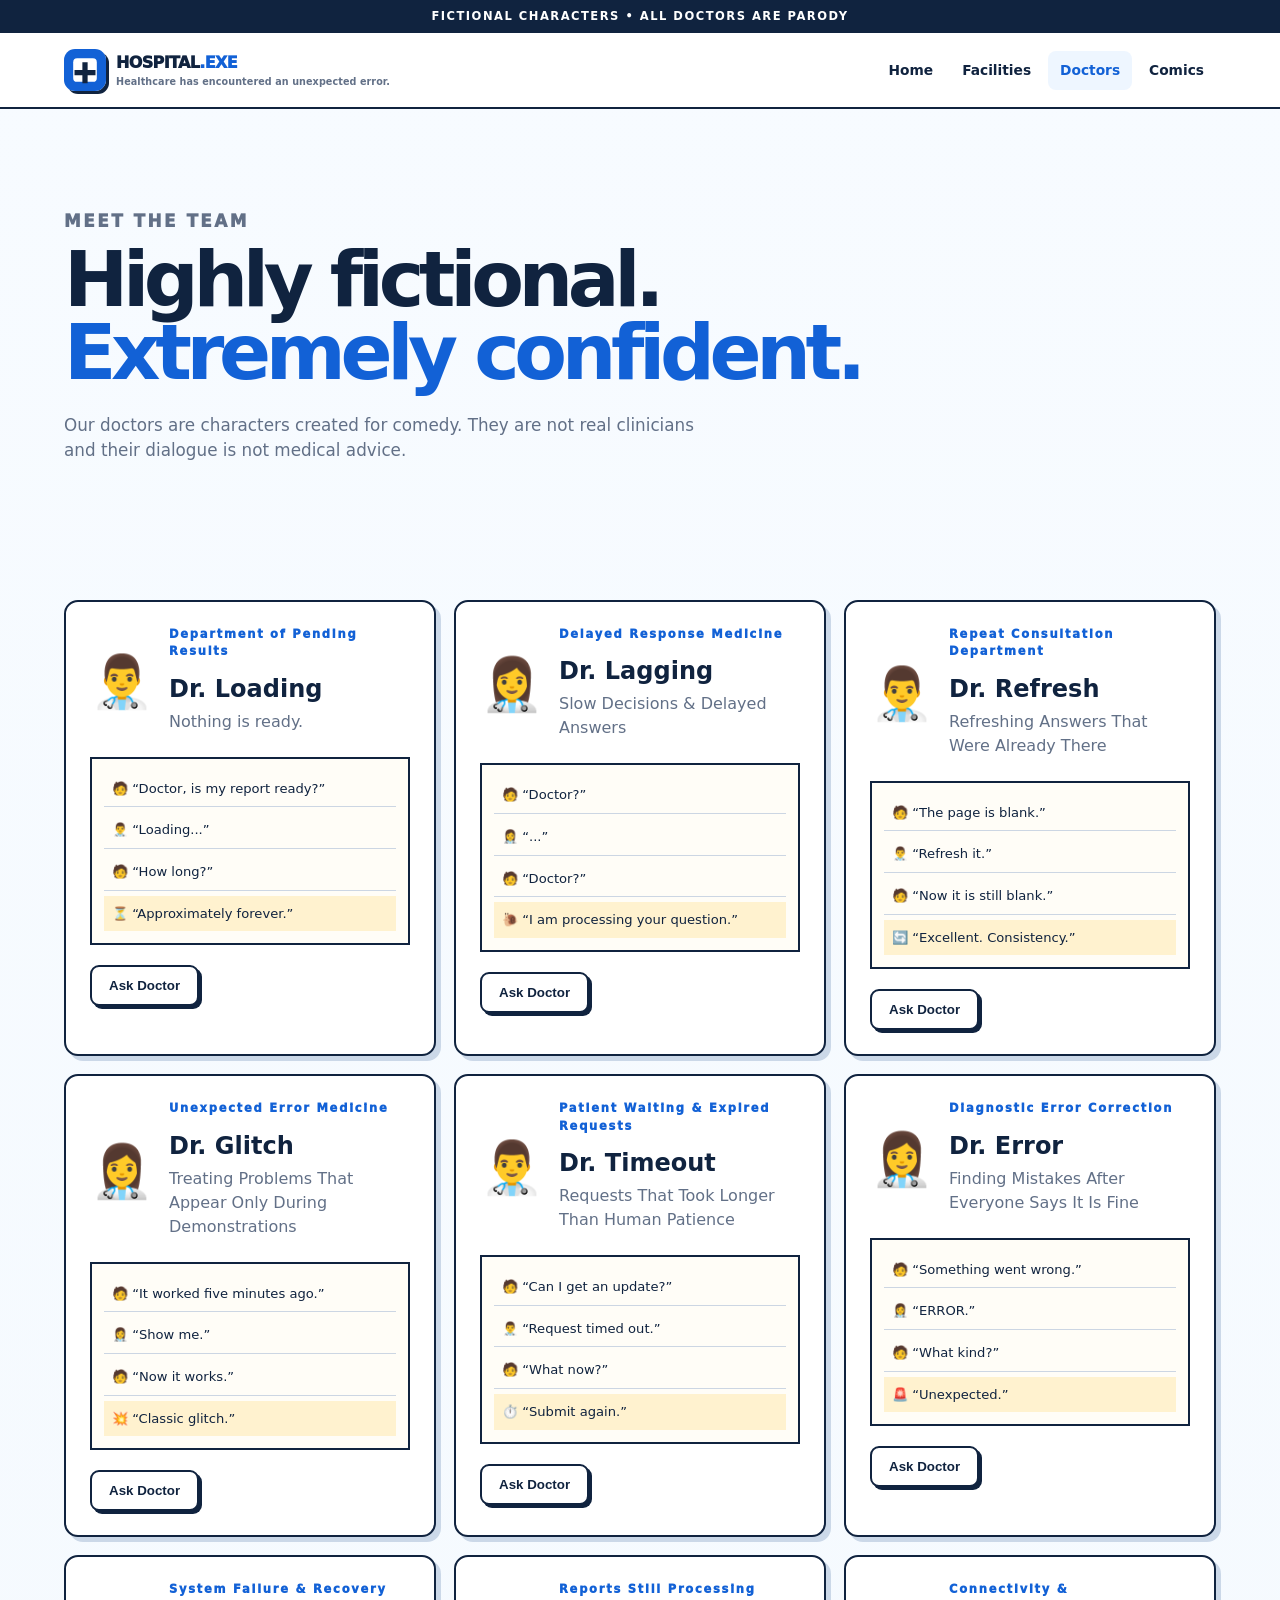
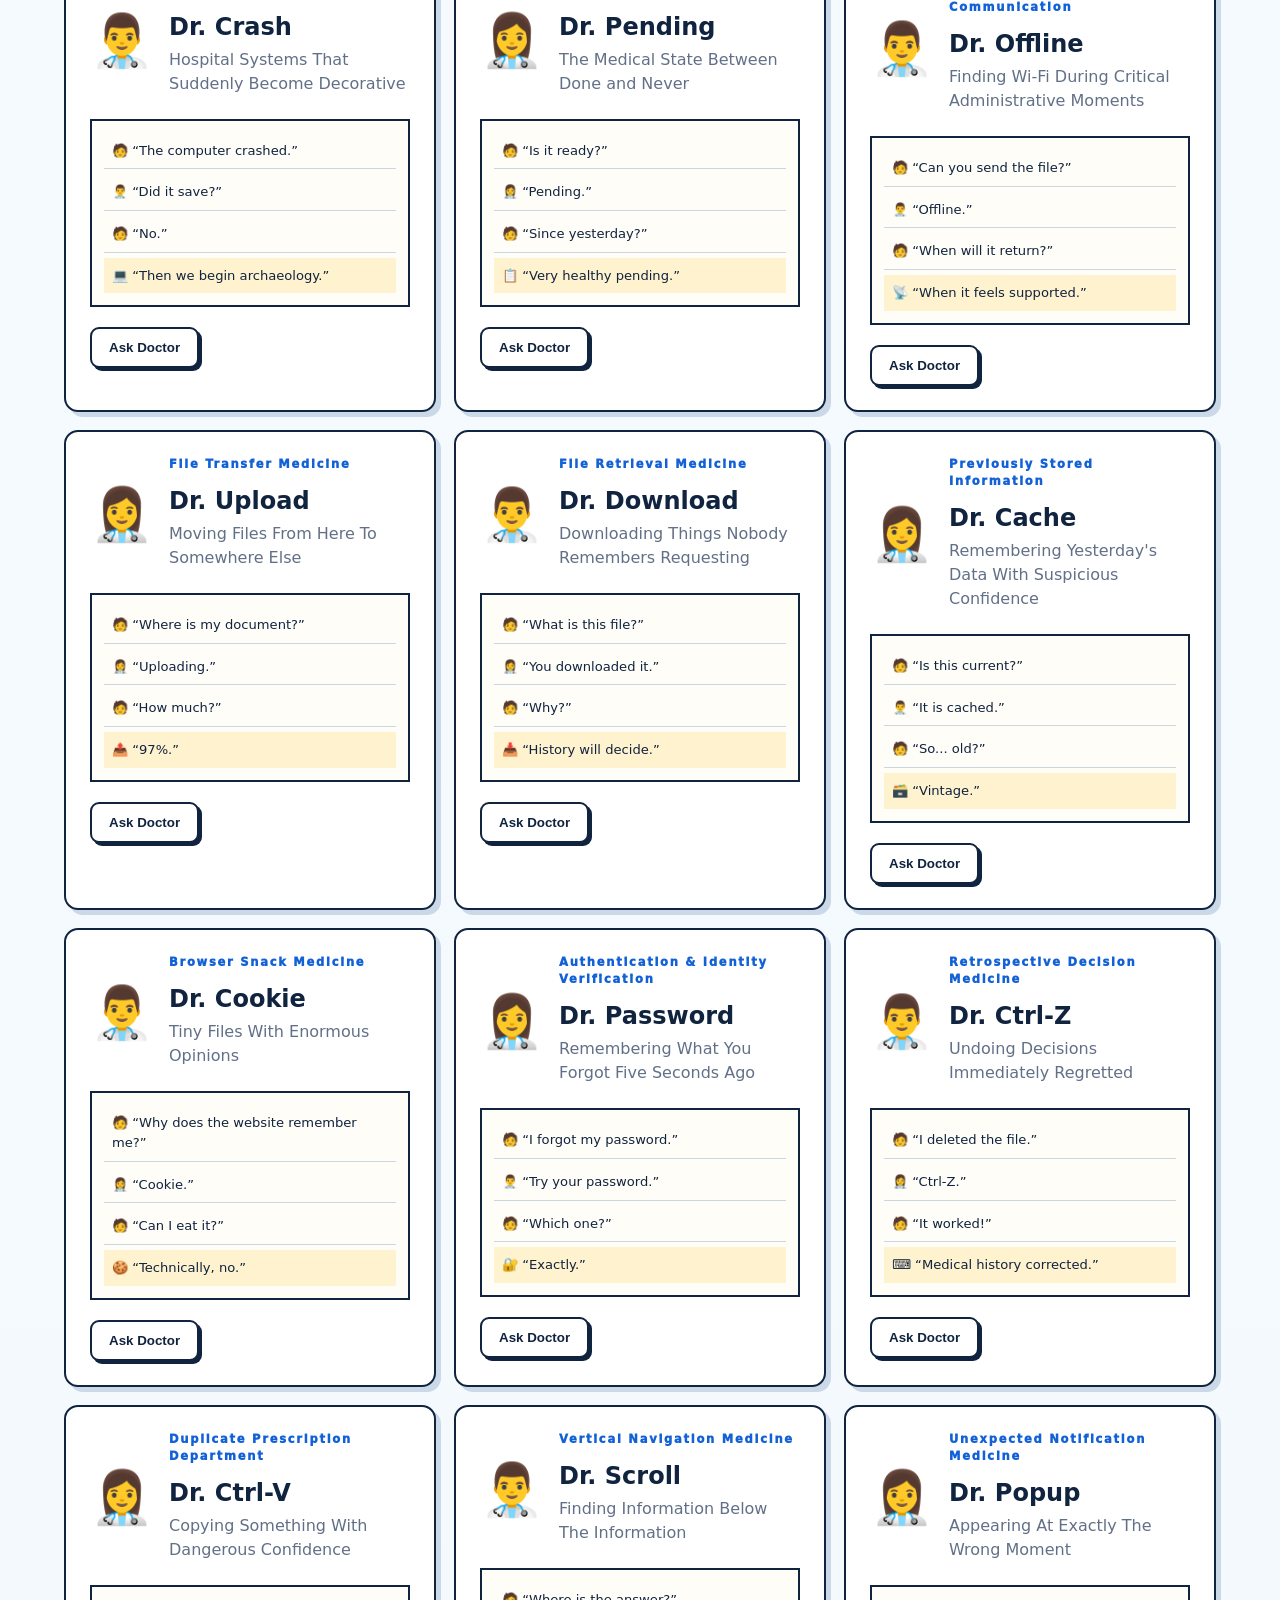
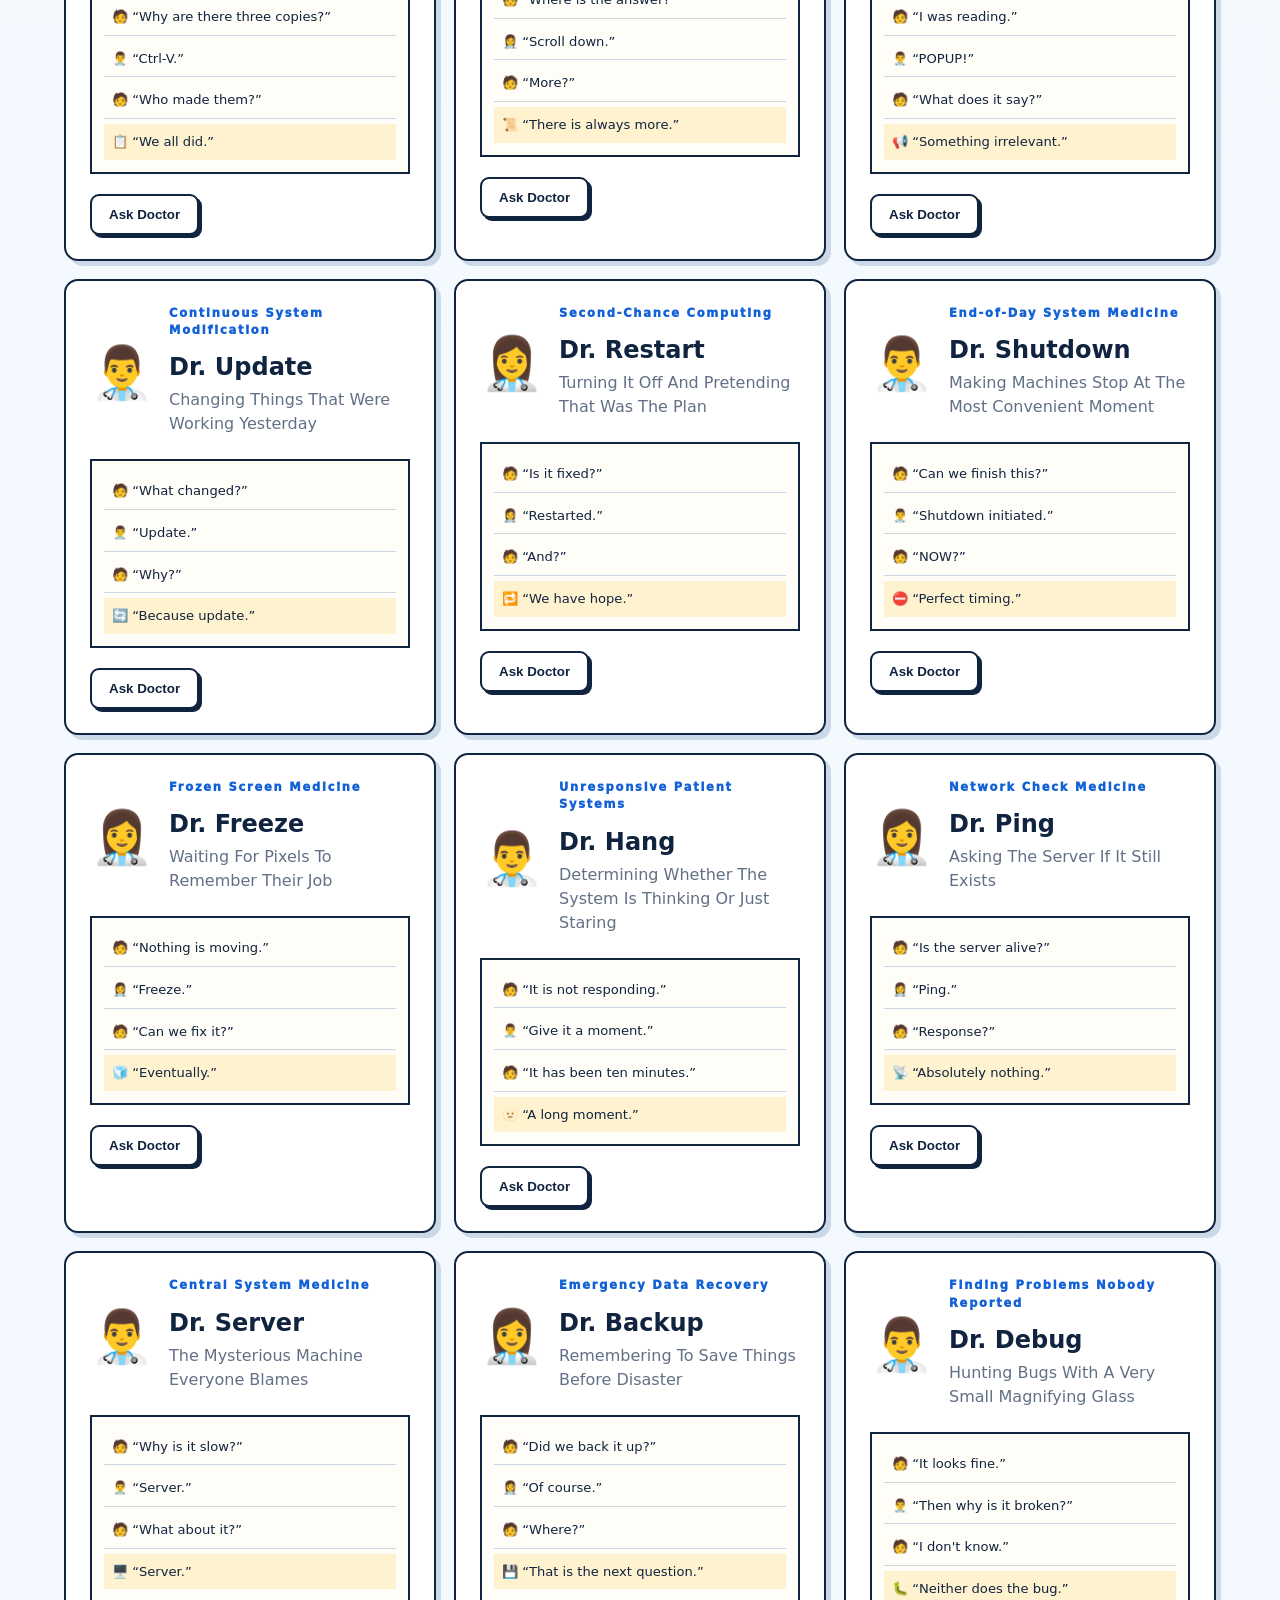
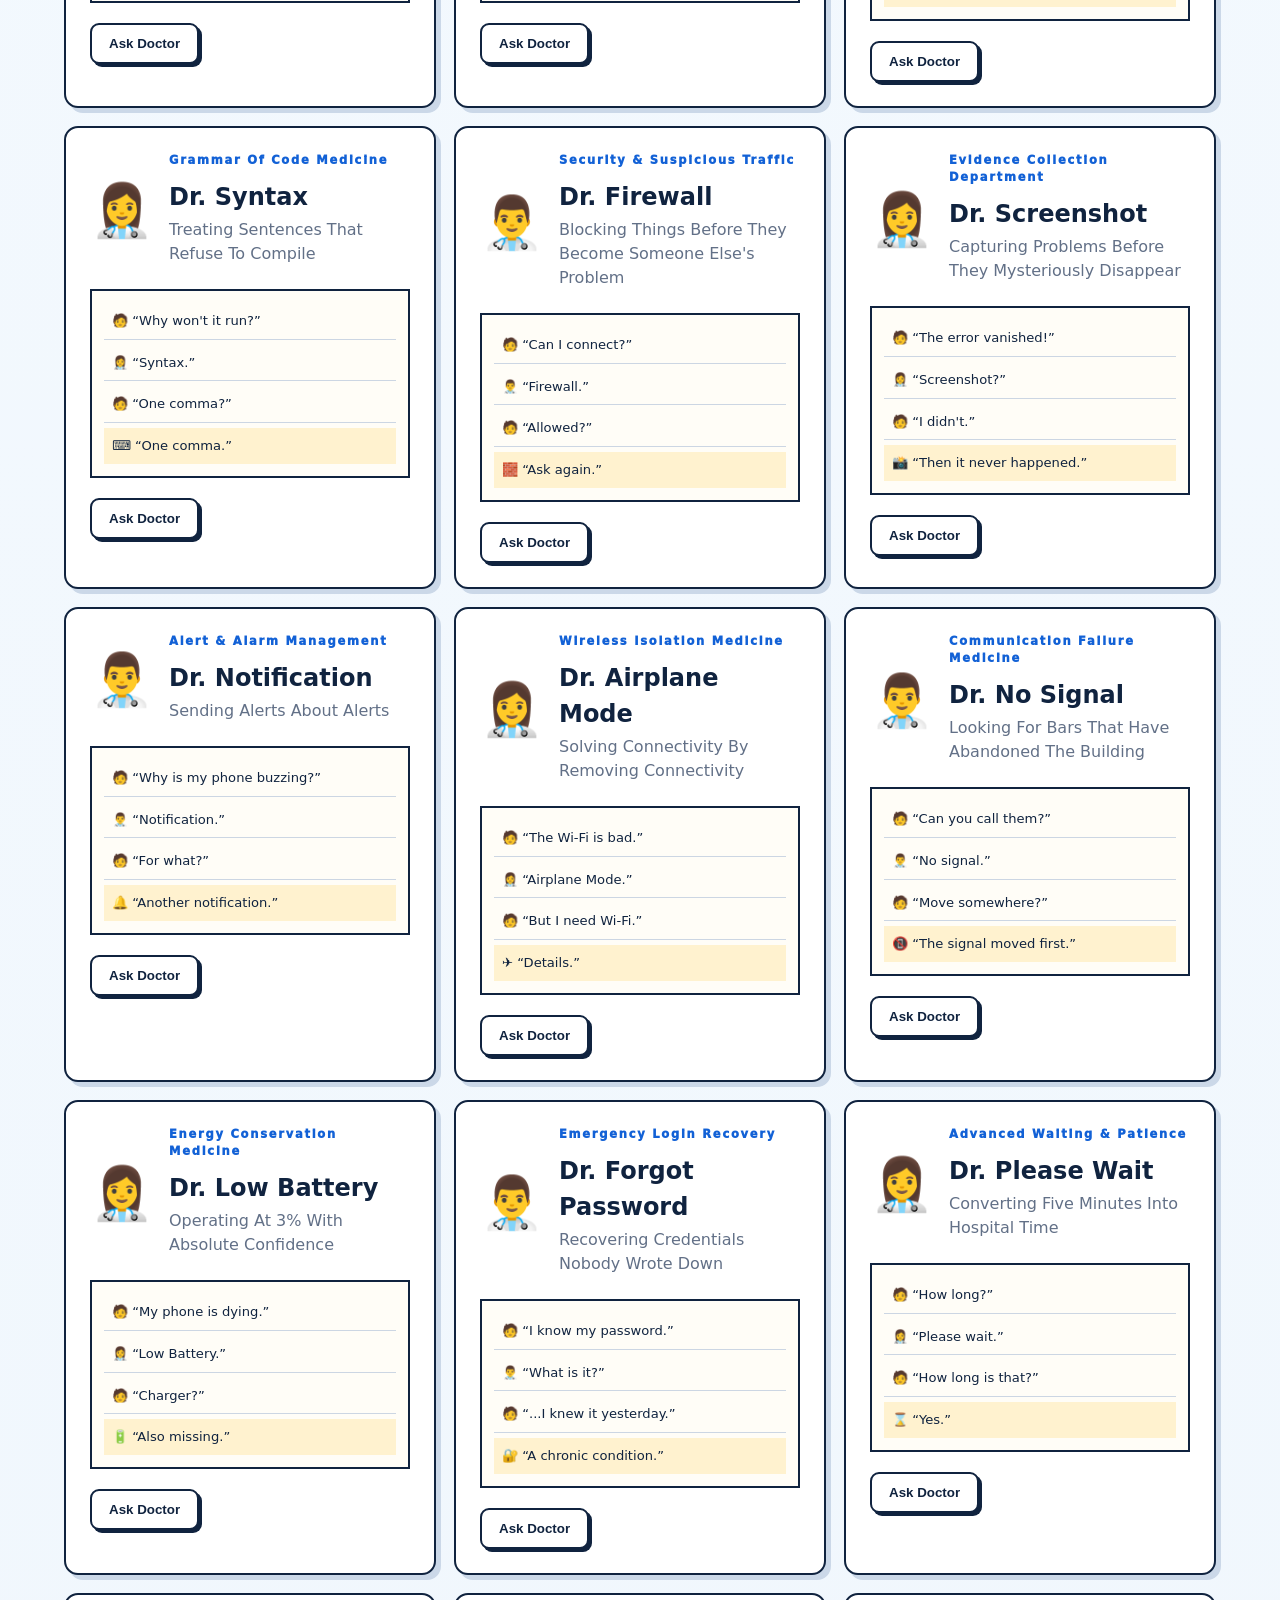
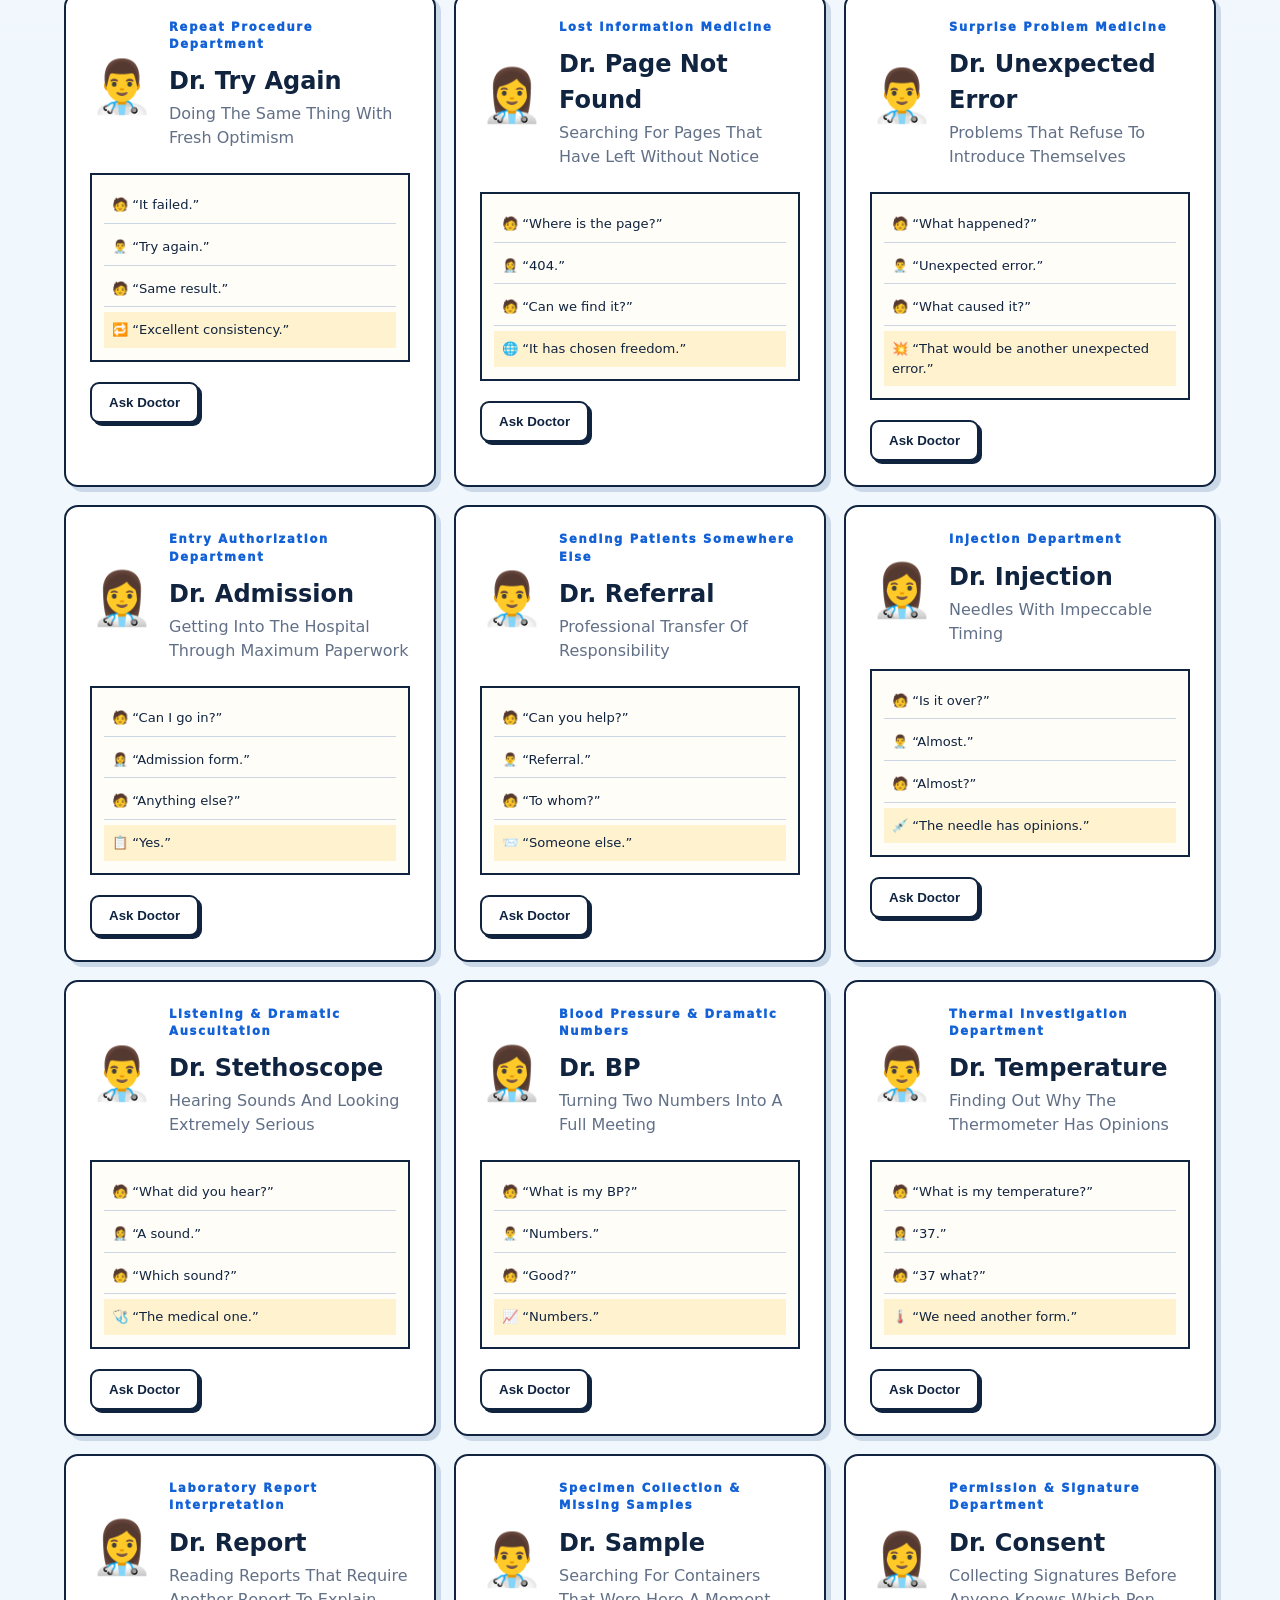
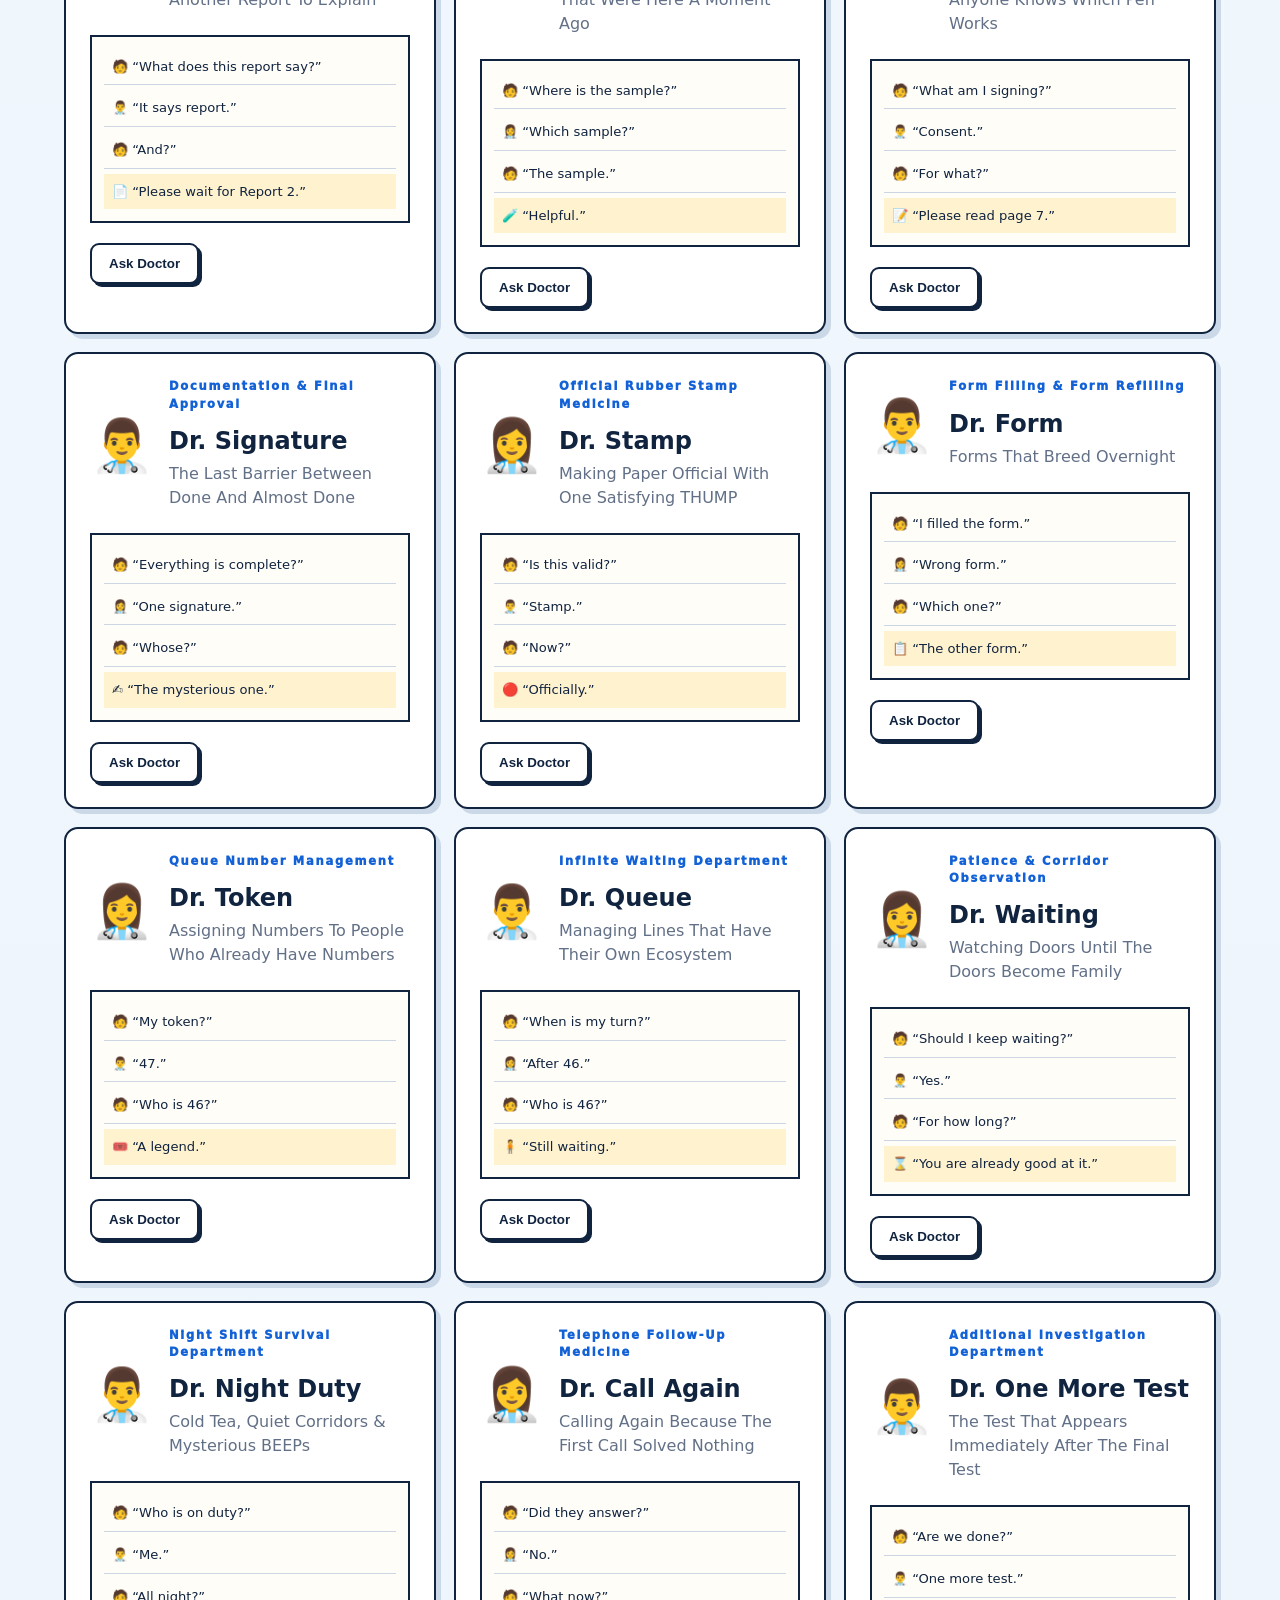
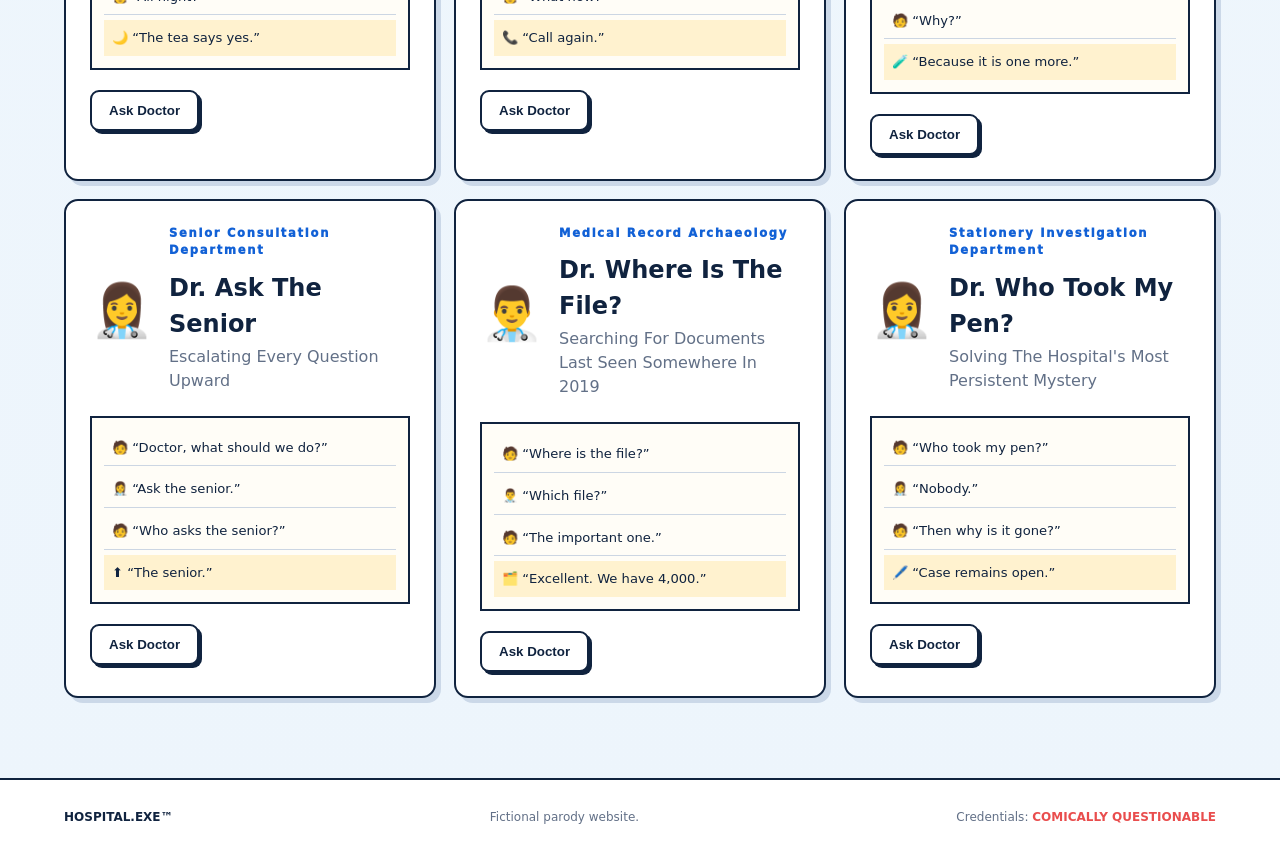
<file: doctors.html>
<!doctype html><html lang="en"><head><meta charset="utf-8"><meta name="viewport" content="width=device-width,initial-scale=1"><title>Doctors — HOSPITAL.EXE™</title><link rel="icon" href="assets/logo.svg" type="image/svg+xml">
<link rel="apple-touch-icon" href="assets/logo.svg">
<link rel="stylesheet" href="css/style.css"></head><body>
<div class="top-alert">FICTIONAL CHARACTERS • ALL DOCTORS ARE PARODY</div>
<header class="site-header"><a class="brand" href="index.html"><img class="brand-logo" src="assets/logo.svg" alt="HOSPITAL.EXE logo"><span>HOSPITAL<span class="exe">.EXE</span><small>Healthcare has encountered an unexpected error.</small></span></a><button class="menu-toggle" aria-label="Open menu">☰</button><nav><a href="index.html">Home</a><a href="facilities.html">Facilities</a><a class="active" href="doctors.html">Doctors</a><a href="comics.html">Comics</a></nav></header>
<main><section class="page-hero"><p class="eyebrow">MEET THE TEAM</p><h1>Highly fictional.<br><em>Extremely confident.</em></h1><p>Our doctors are characters created for comedy. They are not real clinicians and their dialogue is not medical advice.</p></section>
<section class="section doctor-grid"><article class="doctor-card"><div class="doctor-head"><span class="doctor-avatar">👨‍⚕️</span><div><p class="eyebrow">Department of Pending Results</p><h2>Dr. Loading</h2><p>Nothing is ready.</p></div></div><div class="mini-comic"><div>🧑 “Doctor, is my report ready?”</div><div>👨‍⚕️ “Loading...”</div><div>🧑 “How long?”</div><div>⏳ “Approximately forever.”</div></div><button class="button chaos-trigger">Ask Doctor</button></article><article class="doctor-card"><div class="doctor-head"><span class="doctor-avatar">👩‍⚕️</span><div><p class="eyebrow">Delayed Response Medicine</p><h2>Dr. Lagging</h2><p>Slow Decisions & Delayed Answers</p></div></div><div class="mini-comic"><div>🧑 “Doctor?”</div><div>👩‍⚕️ “...”</div><div>🧑 “Doctor?”</div><div>🐌 “I am processing your question.”</div></div><button class="button chaos-trigger">Ask Doctor</button></article><article class="doctor-card"><div class="doctor-head"><span class="doctor-avatar">👨‍⚕️</span><div><p class="eyebrow">Repeat Consultation Department</p><h2>Dr. Refresh</h2><p>Refreshing Answers That Were Already There</p></div></div><div class="mini-comic"><div>🧑 “The page is blank.”</div><div>👨‍⚕️ “Refresh it.”</div><div>🧑 “Now it is still blank.”</div><div>🔄 “Excellent. Consistency.”</div></div><button class="button chaos-trigger">Ask Doctor</button></article><article class="doctor-card"><div class="doctor-head"><span class="doctor-avatar">👩‍⚕️</span><div><p class="eyebrow">Unexpected Error Medicine</p><h2>Dr. Glitch</h2><p>Treating Problems That Appear Only During Demonstrations</p></div></div><div class="mini-comic"><div>🧑 “It worked five minutes ago.”</div><div>👩‍⚕️ “Show me.”</div><div>🧑 “Now it works.”</div><div>💥 “Classic glitch.”</div></div><button class="button chaos-trigger">Ask Doctor</button></article><article class="doctor-card"><div class="doctor-head"><span class="doctor-avatar">👨‍⚕️</span><div><p class="eyebrow">Patient Waiting & Expired Requests</p><h2>Dr. Timeout</h2><p>Requests That Took Longer Than Human Patience</p></div></div><div class="mini-comic"><div>🧑 “Can I get an update?”</div><div>👨‍⚕️ “Request timed out.”</div><div>🧑 “What now?”</div><div>⏱️ “Submit again.”</div></div><button class="button chaos-trigger">Ask Doctor</button></article><article class="doctor-card"><div class="doctor-head"><span class="doctor-avatar">👩‍⚕️</span><div><p class="eyebrow">Diagnostic Error Correction</p><h2>Dr. Error</h2><p>Finding Mistakes After Everyone Says It Is Fine</p></div></div><div class="mini-comic"><div>🧑 “Something went wrong.”</div><div>👩‍⚕️ “ERROR.”</div><div>🧑 “What kind?”</div><div>🚨 “Unexpected.”</div></div><button class="button chaos-trigger">Ask Doctor</button></article><article class="doctor-card"><div class="doctor-head"><span class="doctor-avatar">👨‍⚕️</span><div><p class="eyebrow">System Failure & Recovery</p><h2>Dr. Crash</h2><p>Hospital Systems That Suddenly Become Decorative</p></div></div><div class="mini-comic"><div>🧑 “The computer crashed.”</div><div>👨‍⚕️ “Did it save?”</div><div>🧑 “No.”</div><div>💻 “Then we begin archaeology.”</div></div><button class="button chaos-trigger">Ask Doctor</button></article><article class="doctor-card"><div class="doctor-head"><span class="doctor-avatar">👩‍⚕️</span><div><p class="eyebrow">Reports Still Processing</p><h2>Dr. Pending</h2><p>The Medical State Between Done and Never</p></div></div><div class="mini-comic"><div>🧑 “Is it ready?”</div><div>👩‍⚕️ “Pending.”</div><div>🧑 “Since yesterday?”</div><div>📋 “Very healthy pending.”</div></div><button class="button chaos-trigger">Ask Doctor</button></article><article class="doctor-card"><div class="doctor-head"><span class="doctor-avatar">👨‍⚕️</span><div><p class="eyebrow">Connectivity & Communication</p><h2>Dr. Offline</h2><p>Finding Wi-Fi During Critical Administrative Moments</p></div></div><div class="mini-comic"><div>🧑 “Can you send the file?”</div><div>👨‍⚕️ “Offline.”</div><div>🧑 “When will it return?”</div><div>📡 “When it feels supported.”</div></div><button class="button chaos-trigger">Ask Doctor</button></article><article class="doctor-card"><div class="doctor-head"><span class="doctor-avatar">👩‍⚕️</span><div><p class="eyebrow">File Transfer Medicine</p><h2>Dr. Upload</h2><p>Moving Files From Here To Somewhere Else</p></div></div><div class="mini-comic"><div>🧑 “Where is my document?”</div><div>👩‍⚕️ “Uploading.”</div><div>🧑 “How much?”</div><div>📤 “97%.”</div></div><button class="button chaos-trigger">Ask Doctor</button></article><article class="doctor-card"><div class="doctor-head"><span class="doctor-avatar">👨‍⚕️</span><div><p class="eyebrow">File Retrieval Medicine</p><h2>Dr. Download</h2><p>Downloading Things Nobody Remembers Requesting</p></div></div><div class="mini-comic"><div>🧑 “What is this file?”</div><div>👩‍⚕️ “You downloaded it.”</div><div>🧑 “Why?”</div><div>📥 “History will decide.”</div></div><button class="button chaos-trigger">Ask Doctor</button></article><article class="doctor-card"><div class="doctor-head"><span class="doctor-avatar">👩‍⚕️</span><div><p class="eyebrow">Previously Stored Information</p><h2>Dr. Cache</h2><p>Remembering Yesterday's Data With Suspicious Confidence</p></div></div><div class="mini-comic"><div>🧑 “Is this current?”</div><div>👨‍⚕️ “It is cached.”</div><div>🧑 “So... old?”</div><div>🗃️ “Vintage.”</div></div><button class="button chaos-trigger">Ask Doctor</button></article><article class="doctor-card"><div class="doctor-head"><span class="doctor-avatar">👨‍⚕️</span><div><p class="eyebrow">Browser Snack Medicine</p><h2>Dr. Cookie</h2><p>Tiny Files With Enormous Opinions</p></div></div><div class="mini-comic"><div>🧑 “Why does the website remember me?”</div><div>👩‍⚕️ “Cookie.”</div><div>🧑 “Can I eat it?”</div><div>🍪 “Technically, no.”</div></div><button class="button chaos-trigger">Ask Doctor</button></article><article class="doctor-card"><div class="doctor-head"><span class="doctor-avatar">👩‍⚕️</span><div><p class="eyebrow">Authentication & Identity Verification</p><h2>Dr. Password</h2><p>Remembering What You Forgot Five Seconds Ago</p></div></div><div class="mini-comic"><div>🧑 “I forgot my password.”</div><div>👨‍⚕️ “Try your password.”</div><div>🧑 “Which one?”</div><div>🔐 “Exactly.”</div></div><button class="button chaos-trigger">Ask Doctor</button></article><article class="doctor-card"><div class="doctor-head"><span class="doctor-avatar">👨‍⚕️</span><div><p class="eyebrow">Retrospective Decision Medicine</p><h2>Dr. Ctrl-Z</h2><p>Undoing Decisions Immediately Regretted</p></div></div><div class="mini-comic"><div>🧑 “I deleted the file.”</div><div>👩‍⚕️ “Ctrl-Z.”</div><div>🧑 “It worked!”</div><div>⌨️ “Medical history corrected.”</div></div><button class="button chaos-trigger">Ask Doctor</button></article><article class="doctor-card"><div class="doctor-head"><span class="doctor-avatar">👩‍⚕️</span><div><p class="eyebrow">Duplicate Prescription Department</p><h2>Dr. Ctrl-V</h2><p>Copying Something With Dangerous Confidence</p></div></div><div class="mini-comic"><div>🧑 “Why are there three copies?”</div><div>👨‍⚕️ “Ctrl-V.”</div><div>🧑 “Who made them?”</div><div>📋 “We all did.”</div></div><button class="button chaos-trigger">Ask Doctor</button></article><article class="doctor-card"><div class="doctor-head"><span class="doctor-avatar">👨‍⚕️</span><div><p class="eyebrow">Vertical Navigation Medicine</p><h2>Dr. Scroll</h2><p>Finding Information Below The Information</p></div></div><div class="mini-comic"><div>🧑 “Where is the answer?”</div><div>👩‍⚕️ “Scroll down.”</div><div>🧑 “More?”</div><div>📜 “There is always more.”</div></div><button class="button chaos-trigger">Ask Doctor</button></article><article class="doctor-card"><div class="doctor-head"><span class="doctor-avatar">👩‍⚕️</span><div><p class="eyebrow">Unexpected Notification Medicine</p><h2>Dr. Popup</h2><p>Appearing At Exactly The Wrong Moment</p></div></div><div class="mini-comic"><div>🧑 “I was reading.”</div><div>👨‍⚕️ “POPUP!”</div><div>🧑 “What does it say?”</div><div>📢 “Something irrelevant.”</div></div><button class="button chaos-trigger">Ask Doctor</button></article><article class="doctor-card"><div class="doctor-head"><span class="doctor-avatar">👨‍⚕️</span><div><p class="eyebrow">Continuous System Modification</p><h2>Dr. Update</h2><p>Changing Things That Were Working Yesterday</p></div></div><div class="mini-comic"><div>🧑 “What changed?”</div><div>👨‍⚕️ “Update.”</div><div>🧑 “Why?”</div><div>🔄 “Because update.”</div></div><button class="button chaos-trigger">Ask Doctor</button></article><article class="doctor-card"><div class="doctor-head"><span class="doctor-avatar">👩‍⚕️</span><div><p class="eyebrow">Second-Chance Computing</p><h2>Dr. Restart</h2><p>Turning It Off And Pretending That Was The Plan</p></div></div><div class="mini-comic"><div>🧑 “Is it fixed?”</div><div>👩‍⚕️ “Restarted.”</div><div>🧑 “And?”</div><div>🔁 “We have hope.”</div></div><button class="button chaos-trigger">Ask Doctor</button></article><article class="doctor-card"><div class="doctor-head"><span class="doctor-avatar">👨‍⚕️</span><div><p class="eyebrow">End-of-Day System Medicine</p><h2>Dr. Shutdown</h2><p>Making Machines Stop At The Most Convenient Moment</p></div></div><div class="mini-comic"><div>🧑 “Can we finish this?”</div><div>👨‍⚕️ “Shutdown initiated.”</div><div>🧑 “NOW?”</div><div>⛔ “Perfect timing.”</div></div><button class="button chaos-trigger">Ask Doctor</button></article><article class="doctor-card"><div class="doctor-head"><span class="doctor-avatar">👩‍⚕️</span><div><p class="eyebrow">Frozen Screen Medicine</p><h2>Dr. Freeze</h2><p>Waiting For Pixels To Remember Their Job</p></div></div><div class="mini-comic"><div>🧑 “Nothing is moving.”</div><div>👩‍⚕️ “Freeze.”</div><div>🧑 “Can we fix it?”</div><div>🧊 “Eventually.”</div></div><button class="button chaos-trigger">Ask Doctor</button></article><article class="doctor-card"><div class="doctor-head"><span class="doctor-avatar">👨‍⚕️</span><div><p class="eyebrow">Unresponsive Patient Systems</p><h2>Dr. Hang</h2><p>Determining Whether The System Is Thinking Or Just Staring</p></div></div><div class="mini-comic"><div>🧑 “It is not responding.”</div><div>👨‍⚕️ “Give it a moment.”</div><div>🧑 “It has been ten minutes.”</div><div>🫥 “A long moment.”</div></div><button class="button chaos-trigger">Ask Doctor</button></article><article class="doctor-card"><div class="doctor-head"><span class="doctor-avatar">👩‍⚕️</span><div><p class="eyebrow">Network Check Medicine</p><h2>Dr. Ping</h2><p>Asking The Server If It Still Exists</p></div></div><div class="mini-comic"><div>🧑 “Is the server alive?”</div><div>👩‍⚕️ “Ping.”</div><div>🧑 “Response?”</div><div>📡 “Absolutely nothing.”</div></div><button class="button chaos-trigger">Ask Doctor</button></article><article class="doctor-card"><div class="doctor-head"><span class="doctor-avatar">👨‍⚕️</span><div><p class="eyebrow">Central System Medicine</p><h2>Dr. Server</h2><p>The Mysterious Machine Everyone Blames</p></div></div><div class="mini-comic"><div>🧑 “Why is it slow?”</div><div>👨‍⚕️ “Server.”</div><div>🧑 “What about it?”</div><div>🖥️ “Server.”</div></div><button class="button chaos-trigger">Ask Doctor</button></article><article class="doctor-card"><div class="doctor-head"><span class="doctor-avatar">👩‍⚕️</span><div><p class="eyebrow">Emergency Data Recovery</p><h2>Dr. Backup</h2><p>Remembering To Save Things Before Disaster</p></div></div><div class="mini-comic"><div>🧑 “Did we back it up?”</div><div>👩‍⚕️ “Of course.”</div><div>🧑 “Where?”</div><div>💾 “That is the next question.”</div></div><button class="button chaos-trigger">Ask Doctor</button></article><article class="doctor-card"><div class="doctor-head"><span class="doctor-avatar">👨‍⚕️</span><div><p class="eyebrow">Finding Problems Nobody Reported</p><h2>Dr. Debug</h2><p>Hunting Bugs With A Very Small Magnifying Glass</p></div></div><div class="mini-comic"><div>🧑 “It looks fine.”</div><div>👨‍⚕️ “Then why is it broken?”</div><div>🧑 “I don't know.”</div><div>🐛 “Neither does the bug.”</div></div><button class="button chaos-trigger">Ask Doctor</button></article><article class="doctor-card"><div class="doctor-head"><span class="doctor-avatar">👩‍⚕️</span><div><p class="eyebrow">Grammar Of Code Medicine</p><h2>Dr. Syntax</h2><p>Treating Sentences That Refuse To Compile</p></div></div><div class="mini-comic"><div>🧑 “Why won't it run?”</div><div>👩‍⚕️ “Syntax.”</div><div>🧑 “One comma?”</div><div>⌨️ “One comma.”</div></div><button class="button chaos-trigger">Ask Doctor</button></article><article class="doctor-card"><div class="doctor-head"><span class="doctor-avatar">👨‍⚕️</span><div><p class="eyebrow">Security & Suspicious Traffic</p><h2>Dr. Firewall</h2><p>Blocking Things Before They Become Someone Else's Problem</p></div></div><div class="mini-comic"><div>🧑 “Can I connect?”</div><div>👨‍⚕️ “Firewall.”</div><div>🧑 “Allowed?”</div><div>🧱 “Ask again.”</div></div><button class="button chaos-trigger">Ask Doctor</button></article><article class="doctor-card"><div class="doctor-head"><span class="doctor-avatar">👩‍⚕️</span><div><p class="eyebrow">Evidence Collection Department</p><h2>Dr. Screenshot</h2><p>Capturing Problems Before They Mysteriously Disappear</p></div></div><div class="mini-comic"><div>🧑 “The error vanished!”</div><div>👩‍⚕️ “Screenshot?”</div><div>🧑 “I didn't.”</div><div>📸 “Then it never happened.”</div></div><button class="button chaos-trigger">Ask Doctor</button></article><article class="doctor-card"><div class="doctor-head"><span class="doctor-avatar">👨‍⚕️</span><div><p class="eyebrow">Alert & Alarm Management</p><h2>Dr. Notification</h2><p>Sending Alerts About Alerts</p></div></div><div class="mini-comic"><div>🧑 “Why is my phone buzzing?”</div><div>👨‍⚕️ “Notification.”</div><div>🧑 “For what?”</div><div>🔔 “Another notification.”</div></div><button class="button chaos-trigger">Ask Doctor</button></article><article class="doctor-card"><div class="doctor-head"><span class="doctor-avatar">👩‍⚕️</span><div><p class="eyebrow">Wireless Isolation Medicine</p><h2>Dr. Airplane Mode</h2><p>Solving Connectivity By Removing Connectivity</p></div></div><div class="mini-comic"><div>🧑 “The Wi-Fi is bad.”</div><div>👩‍⚕️ “Airplane Mode.”</div><div>🧑 “But I need Wi-Fi.”</div><div>✈️ “Details.”</div></div><button class="button chaos-trigger">Ask Doctor</button></article><article class="doctor-card"><div class="doctor-head"><span class="doctor-avatar">👨‍⚕️</span><div><p class="eyebrow">Communication Failure Medicine</p><h2>Dr. No Signal</h2><p>Looking For Bars That Have Abandoned The Building</p></div></div><div class="mini-comic"><div>🧑 “Can you call them?”</div><div>👨‍⚕️ “No signal.”</div><div>🧑 “Move somewhere?”</div><div>📵 “The signal moved first.”</div></div><button class="button chaos-trigger">Ask Doctor</button></article><article class="doctor-card"><div class="doctor-head"><span class="doctor-avatar">👩‍⚕️</span><div><p class="eyebrow">Energy Conservation Medicine</p><h2>Dr. Low Battery</h2><p>Operating At 3% With Absolute Confidence</p></div></div><div class="mini-comic"><div>🧑 “My phone is dying.”</div><div>👩‍⚕️ “Low Battery.”</div><div>🧑 “Charger?”</div><div>🔋 “Also missing.”</div></div><button class="button chaos-trigger">Ask Doctor</button></article><article class="doctor-card"><div class="doctor-head"><span class="doctor-avatar">👨‍⚕️</span><div><p class="eyebrow">Emergency Login Recovery</p><h2>Dr. Forgot Password</h2><p>Recovering Credentials Nobody Wrote Down</p></div></div><div class="mini-comic"><div>🧑 “I know my password.”</div><div>👨‍⚕️ “What is it?”</div><div>🧑 “...I knew it yesterday.”</div><div>🔐 “A chronic condition.”</div></div><button class="button chaos-trigger">Ask Doctor</button></article><article class="doctor-card"><div class="doctor-head"><span class="doctor-avatar">👩‍⚕️</span><div><p class="eyebrow">Advanced Waiting & Patience</p><h2>Dr. Please Wait</h2><p>Converting Five Minutes Into Hospital Time</p></div></div><div class="mini-comic"><div>🧑 “How long?”</div><div>👩‍⚕️ “Please wait.”</div><div>🧑 “How long is that?”</div><div>⌛ “Yes.”</div></div><button class="button chaos-trigger">Ask Doctor</button></article><article class="doctor-card"><div class="doctor-head"><span class="doctor-avatar">👨‍⚕️</span><div><p class="eyebrow">Repeat Procedure Department</p><h2>Dr. Try Again</h2><p>Doing The Same Thing With Fresh Optimism</p></div></div><div class="mini-comic"><div>🧑 “It failed.”</div><div>👨‍⚕️ “Try again.”</div><div>🧑 “Same result.”</div><div>🔁 “Excellent consistency.”</div></div><button class="button chaos-trigger">Ask Doctor</button></article><article class="doctor-card"><div class="doctor-head"><span class="doctor-avatar">👩‍⚕️</span><div><p class="eyebrow">Lost Information Medicine</p><h2>Dr. Page Not Found</h2><p>Searching For Pages That Have Left Without Notice</p></div></div><div class="mini-comic"><div>🧑 “Where is the page?”</div><div>👩‍⚕️ “404.”</div><div>🧑 “Can we find it?”</div><div>🌐 “It has chosen freedom.”</div></div><button class="button chaos-trigger">Ask Doctor</button></article><article class="doctor-card"><div class="doctor-head"><span class="doctor-avatar">👨‍⚕️</span><div><p class="eyebrow">Surprise Problem Medicine</p><h2>Dr. Unexpected Error</h2><p>Problems That Refuse To Introduce Themselves</p></div></div><div class="mini-comic"><div>🧑 “What happened?”</div><div>👨‍⚕️ “Unexpected error.”</div><div>🧑 “What caused it?”</div><div>💥 “That would be another unexpected error.”</div></div><button class="button chaos-trigger">Ask Doctor</button></article><article class="doctor-card"><div class="doctor-head"><span class="doctor-avatar">👩‍⚕️</span><div><p class="eyebrow">Entry Authorization Department</p><h2>Dr. Admission</h2><p>Getting Into The Hospital Through Maximum Paperwork</p></div></div><div class="mini-comic"><div>🧑 “Can I go in?”</div><div>👩‍⚕️ “Admission form.”</div><div>🧑 “Anything else?”</div><div>📋 “Yes.”</div></div><button class="button chaos-trigger">Ask Doctor</button></article><article class="doctor-card"><div class="doctor-head"><span class="doctor-avatar">👨‍⚕️</span><div><p class="eyebrow">Sending Patients Somewhere Else</p><h2>Dr. Referral</h2><p>Professional Transfer Of Responsibility</p></div></div><div class="mini-comic"><div>🧑 “Can you help?”</div><div>👨‍⚕️ “Referral.”</div><div>🧑 “To whom?”</div><div>📨 “Someone else.”</div></div><button class="button chaos-trigger">Ask Doctor</button></article><article class="doctor-card"><div class="doctor-head"><span class="doctor-avatar">👩‍⚕️</span><div><p class="eyebrow">Injection Department</p><h2>Dr. Injection</h2><p>Needles With Impeccable Timing</p></div></div><div class="mini-comic"><div>🧑 “Is it over?”</div><div>👨‍⚕️ “Almost.”</div><div>🧑 “Almost?”</div><div>💉 “The needle has opinions.”</div></div><button class="button chaos-trigger">Ask Doctor</button></article><article class="doctor-card"><div class="doctor-head"><span class="doctor-avatar">👨‍⚕️</span><div><p class="eyebrow">Listening & Dramatic Auscultation</p><h2>Dr. Stethoscope</h2><p>Hearing Sounds And Looking Extremely Serious</p></div></div><div class="mini-comic"><div>🧑 “What did you hear?”</div><div>👩‍⚕️ “A sound.”</div><div>🧑 “Which sound?”</div><div>🩺 “The medical one.”</div></div><button class="button chaos-trigger">Ask Doctor</button></article><article class="doctor-card"><div class="doctor-head"><span class="doctor-avatar">👩‍⚕️</span><div><p class="eyebrow">Blood Pressure & Dramatic Numbers</p><h2>Dr. BP</h2><p>Turning Two Numbers Into A Full Meeting</p></div></div><div class="mini-comic"><div>🧑 “What is my BP?”</div><div>👨‍⚕️ “Numbers.”</div><div>🧑 “Good?”</div><div>📈 “Numbers.”</div></div><button class="button chaos-trigger">Ask Doctor</button></article><article class="doctor-card"><div class="doctor-head"><span class="doctor-avatar">👨‍⚕️</span><div><p class="eyebrow">Thermal Investigation Department</p><h2>Dr. Temperature</h2><p>Finding Out Why The Thermometer Has Opinions</p></div></div><div class="mini-comic"><div>🧑 “What is my temperature?”</div><div>👩‍⚕️ “37.”</div><div>🧑 “37 what?”</div><div>🌡️ “We need another form.”</div></div><button class="button chaos-trigger">Ask Doctor</button></article><article class="doctor-card"><div class="doctor-head"><span class="doctor-avatar">👩‍⚕️</span><div><p class="eyebrow">Laboratory Report Interpretation</p><h2>Dr. Report</h2><p>Reading Reports That Require Another Report To Explain</p></div></div><div class="mini-comic"><div>🧑 “What does this report say?”</div><div>👨‍⚕️ “It says report.”</div><div>🧑 “And?”</div><div>📄 “Please wait for Report 2.”</div></div><button class="button chaos-trigger">Ask Doctor</button></article><article class="doctor-card"><div class="doctor-head"><span class="doctor-avatar">👨‍⚕️</span><div><p class="eyebrow">Specimen Collection & Missing Samples</p><h2>Dr. Sample</h2><p>Searching For Containers That Were Here A Moment Ago</p></div></div><div class="mini-comic"><div>🧑 “Where is the sample?”</div><div>👩‍⚕️ “Which sample?”</div><div>🧑 “The sample.”</div><div>🧪 “Helpful.”</div></div><button class="button chaos-trigger">Ask Doctor</button></article><article class="doctor-card"><div class="doctor-head"><span class="doctor-avatar">👩‍⚕️</span><div><p class="eyebrow">Permission & Signature Department</p><h2>Dr. Consent</h2><p>Collecting Signatures Before Anyone Knows Which Pen Works</p></div></div><div class="mini-comic"><div>🧑 “What am I signing?”</div><div>👨‍⚕️ “Consent.”</div><div>🧑 “For what?”</div><div>📝 “Please read page 7.”</div></div><button class="button chaos-trigger">Ask Doctor</button></article><article class="doctor-card"><div class="doctor-head"><span class="doctor-avatar">👨‍⚕️</span><div><p class="eyebrow">Documentation & Final Approval</p><h2>Dr. Signature</h2><p>The Last Barrier Between Done And Almost Done</p></div></div><div class="mini-comic"><div>🧑 “Everything is complete?”</div><div>👩‍⚕️ “One signature.”</div><div>🧑 “Whose?”</div><div>✍️ “The mysterious one.”</div></div><button class="button chaos-trigger">Ask Doctor</button></article><article class="doctor-card"><div class="doctor-head"><span class="doctor-avatar">👩‍⚕️</span><div><p class="eyebrow">Official Rubber Stamp Medicine</p><h2>Dr. Stamp</h2><p>Making Paper Official With One Satisfying THUMP</p></div></div><div class="mini-comic"><div>🧑 “Is this valid?”</div><div>👨‍⚕️ “Stamp.”</div><div>🧑 “Now?”</div><div>🔴 “Officially.”</div></div><button class="button chaos-trigger">Ask Doctor</button></article><article class="doctor-card"><div class="doctor-head"><span class="doctor-avatar">👨‍⚕️</span><div><p class="eyebrow">Form Filling & Form Refilling</p><h2>Dr. Form</h2><p>Forms That Breed Overnight</p></div></div><div class="mini-comic"><div>🧑 “I filled the form.”</div><div>👩‍⚕️ “Wrong form.”</div><div>🧑 “Which one?”</div><div>📋 “The other form.”</div></div><button class="button chaos-trigger">Ask Doctor</button></article><article class="doctor-card"><div class="doctor-head"><span class="doctor-avatar">👩‍⚕️</span><div><p class="eyebrow">Queue Number Management</p><h2>Dr. Token</h2><p>Assigning Numbers To People Who Already Have Numbers</p></div></div><div class="mini-comic"><div>🧑 “My token?”</div><div>👨‍⚕️ “47.”</div><div>🧑 “Who is 46?”</div><div>🎟️ “A legend.”</div></div><button class="button chaos-trigger">Ask Doctor</button></article><article class="doctor-card"><div class="doctor-head"><span class="doctor-avatar">👨‍⚕️</span><div><p class="eyebrow">Infinite Waiting Department</p><h2>Dr. Queue</h2><p>Managing Lines That Have Their Own Ecosystem</p></div></div><div class="mini-comic"><div>🧑 “When is my turn?”</div><div>👩‍⚕️ “After 46.”</div><div>🧑 “Who is 46?”</div><div>🧍 “Still waiting.”</div></div><button class="button chaos-trigger">Ask Doctor</button></article><article class="doctor-card"><div class="doctor-head"><span class="doctor-avatar">👩‍⚕️</span><div><p class="eyebrow">Patience & Corridor Observation</p><h2>Dr. Waiting</h2><p>Watching Doors Until The Doors Become Family</p></div></div><div class="mini-comic"><div>🧑 “Should I keep waiting?”</div><div>👨‍⚕️ “Yes.”</div><div>🧑 “For how long?”</div><div>⌛ “You are already good at it.”</div></div><button class="button chaos-trigger">Ask Doctor</button></article><article class="doctor-card"><div class="doctor-head"><span class="doctor-avatar">👨‍⚕️</span><div><p class="eyebrow">Night Shift Survival Department</p><h2>Dr. Night Duty</h2><p>Cold Tea, Quiet Corridors & Mysterious BEEPs</p></div></div><div class="mini-comic"><div>🧑 “Who is on duty?”</div><div>👨‍⚕️ “Me.”</div><div>🧑 “All night?”</div><div>🌙 “The tea says yes.”</div></div><button class="button chaos-trigger">Ask Doctor</button></article><article class="doctor-card"><div class="doctor-head"><span class="doctor-avatar">👩‍⚕️</span><div><p class="eyebrow">Telephone Follow-Up Medicine</p><h2>Dr. Call Again</h2><p>Calling Again Because The First Call Solved Nothing</p></div></div><div class="mini-comic"><div>🧑 “Did they answer?”</div><div>👩‍⚕️ “No.”</div><div>🧑 “What now?”</div><div>📞 “Call again.”</div></div><button class="button chaos-trigger">Ask Doctor</button></article><article class="doctor-card"><div class="doctor-head"><span class="doctor-avatar">👨‍⚕️</span><div><p class="eyebrow">Additional Investigation Department</p><h2>Dr. One More Test</h2><p>The Test That Appears Immediately After The Final Test</p></div></div><div class="mini-comic"><div>🧑 “Are we done?”</div><div>👨‍⚕️ “One more test.”</div><div>🧑 “Why?”</div><div>🧪 “Because it is one more.”</div></div><button class="button chaos-trigger">Ask Doctor</button></article><article class="doctor-card"><div class="doctor-head"><span class="doctor-avatar">👩‍⚕️</span><div><p class="eyebrow">Senior Consultation Department</p><h2>Dr. Ask The Senior</h2><p>Escalating Every Question Upward</p></div></div><div class="mini-comic"><div>🧑 “Doctor, what should we do?”</div><div>👩‍⚕️ “Ask the senior.”</div><div>🧑 “Who asks the senior?”</div><div>⬆️ “The senior.”</div></div><button class="button chaos-trigger">Ask Doctor</button></article><article class="doctor-card"><div class="doctor-head"><span class="doctor-avatar">👨‍⚕️</span><div><p class="eyebrow">Medical Record Archaeology</p><h2>Dr. Where Is The File?</h2><p>Searching For Documents Last Seen Somewhere In 2019</p></div></div><div class="mini-comic"><div>🧑 “Where is the file?”</div><div>👨‍⚕️ “Which file?”</div><div>🧑 “The important one.”</div><div>🗂️ “Excellent. We have 4,000.”</div></div><button class="button chaos-trigger">Ask Doctor</button></article><article class="doctor-card"><div class="doctor-head"><span class="doctor-avatar">👩‍⚕️</span><div><p class="eyebrow">Stationery Investigation Department</p><h2>Dr. Who Took My Pen?</h2><p>Solving The Hospital's Most Persistent Mystery</p></div></div><div class="mini-comic"><div>🧑 “Who took my pen?”</div><div>👩‍⚕️ “Nobody.”</div><div>🧑 “Then why is it gone?”</div><div>🖊️ “Case remains open.”</div></div><button class="button chaos-trigger">Ask Doctor</button></article></section></main><footer><strong>HOSPITAL.EXE™</strong><span>Fictional parody website.</span><span>Credentials: <b>COMICALLY QUESTIONABLE</b></span></footer><script src="js/app.js"></script></body></html>
</file>
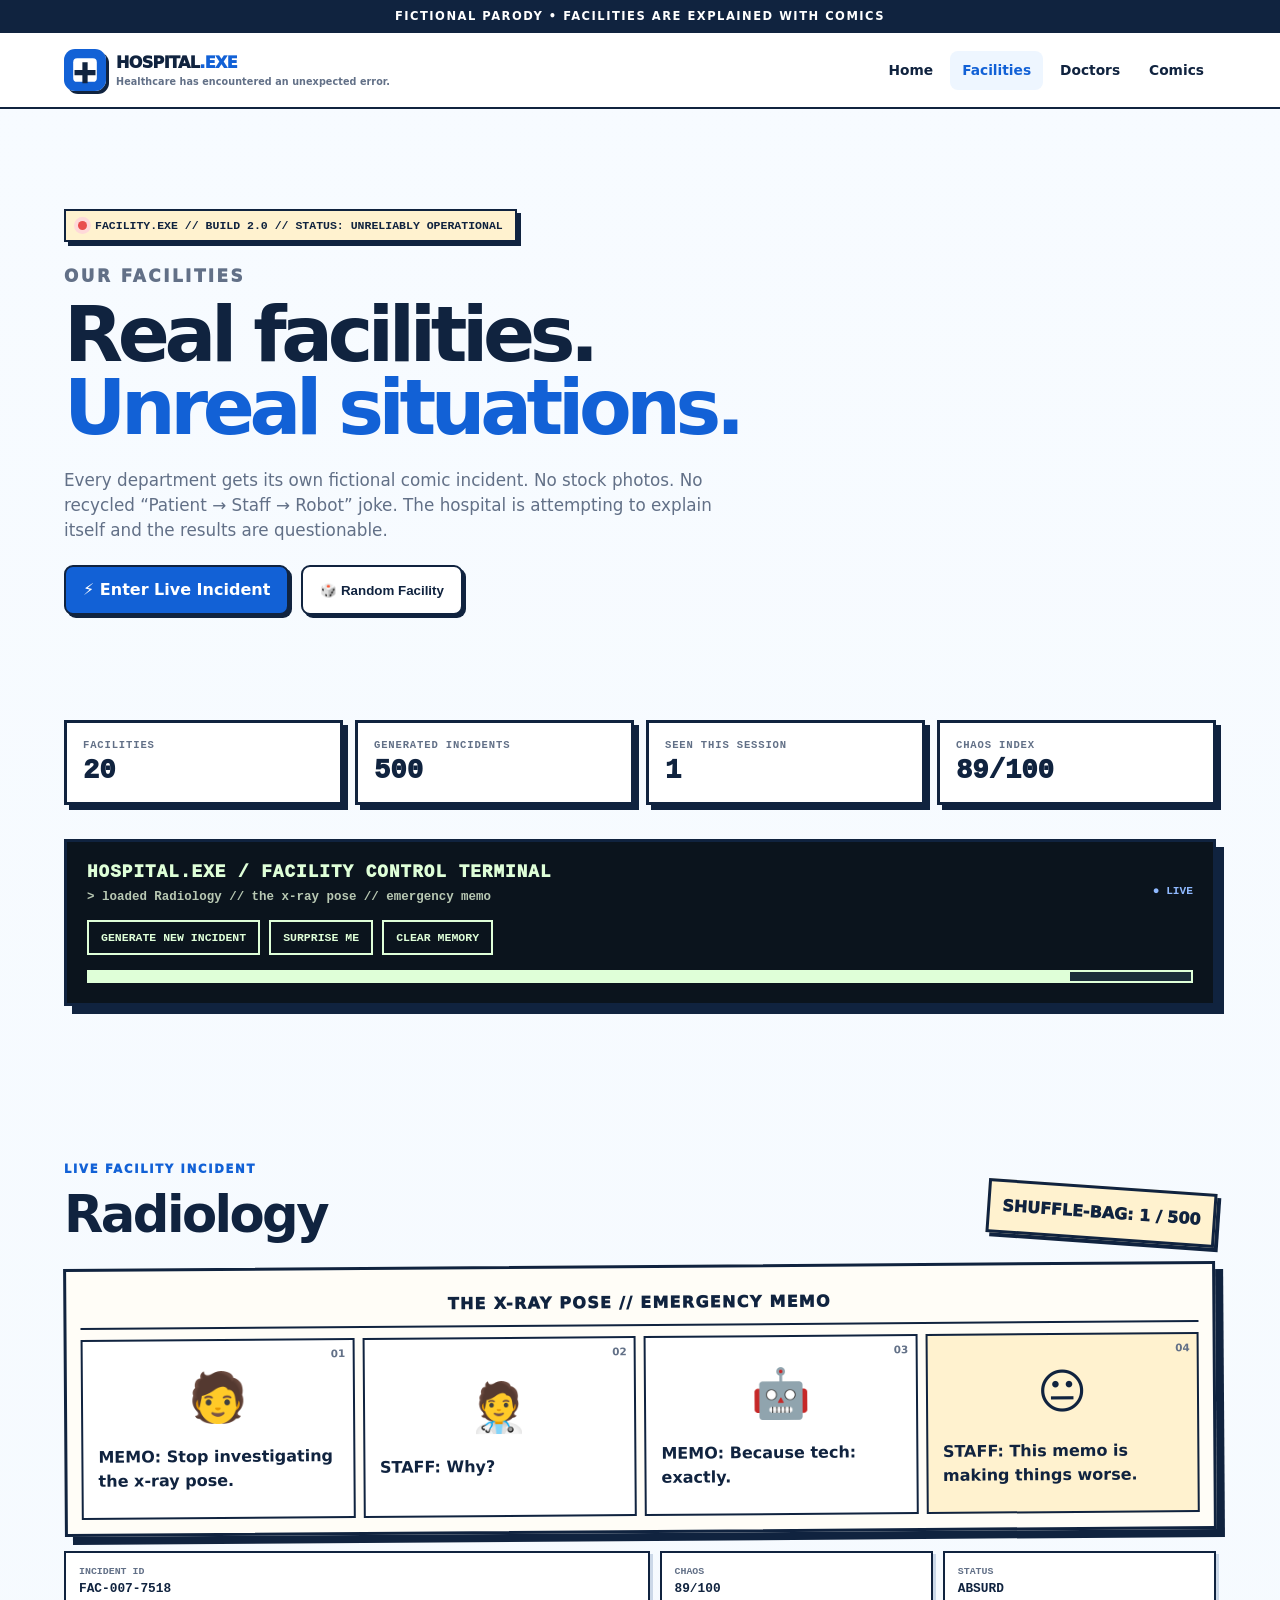
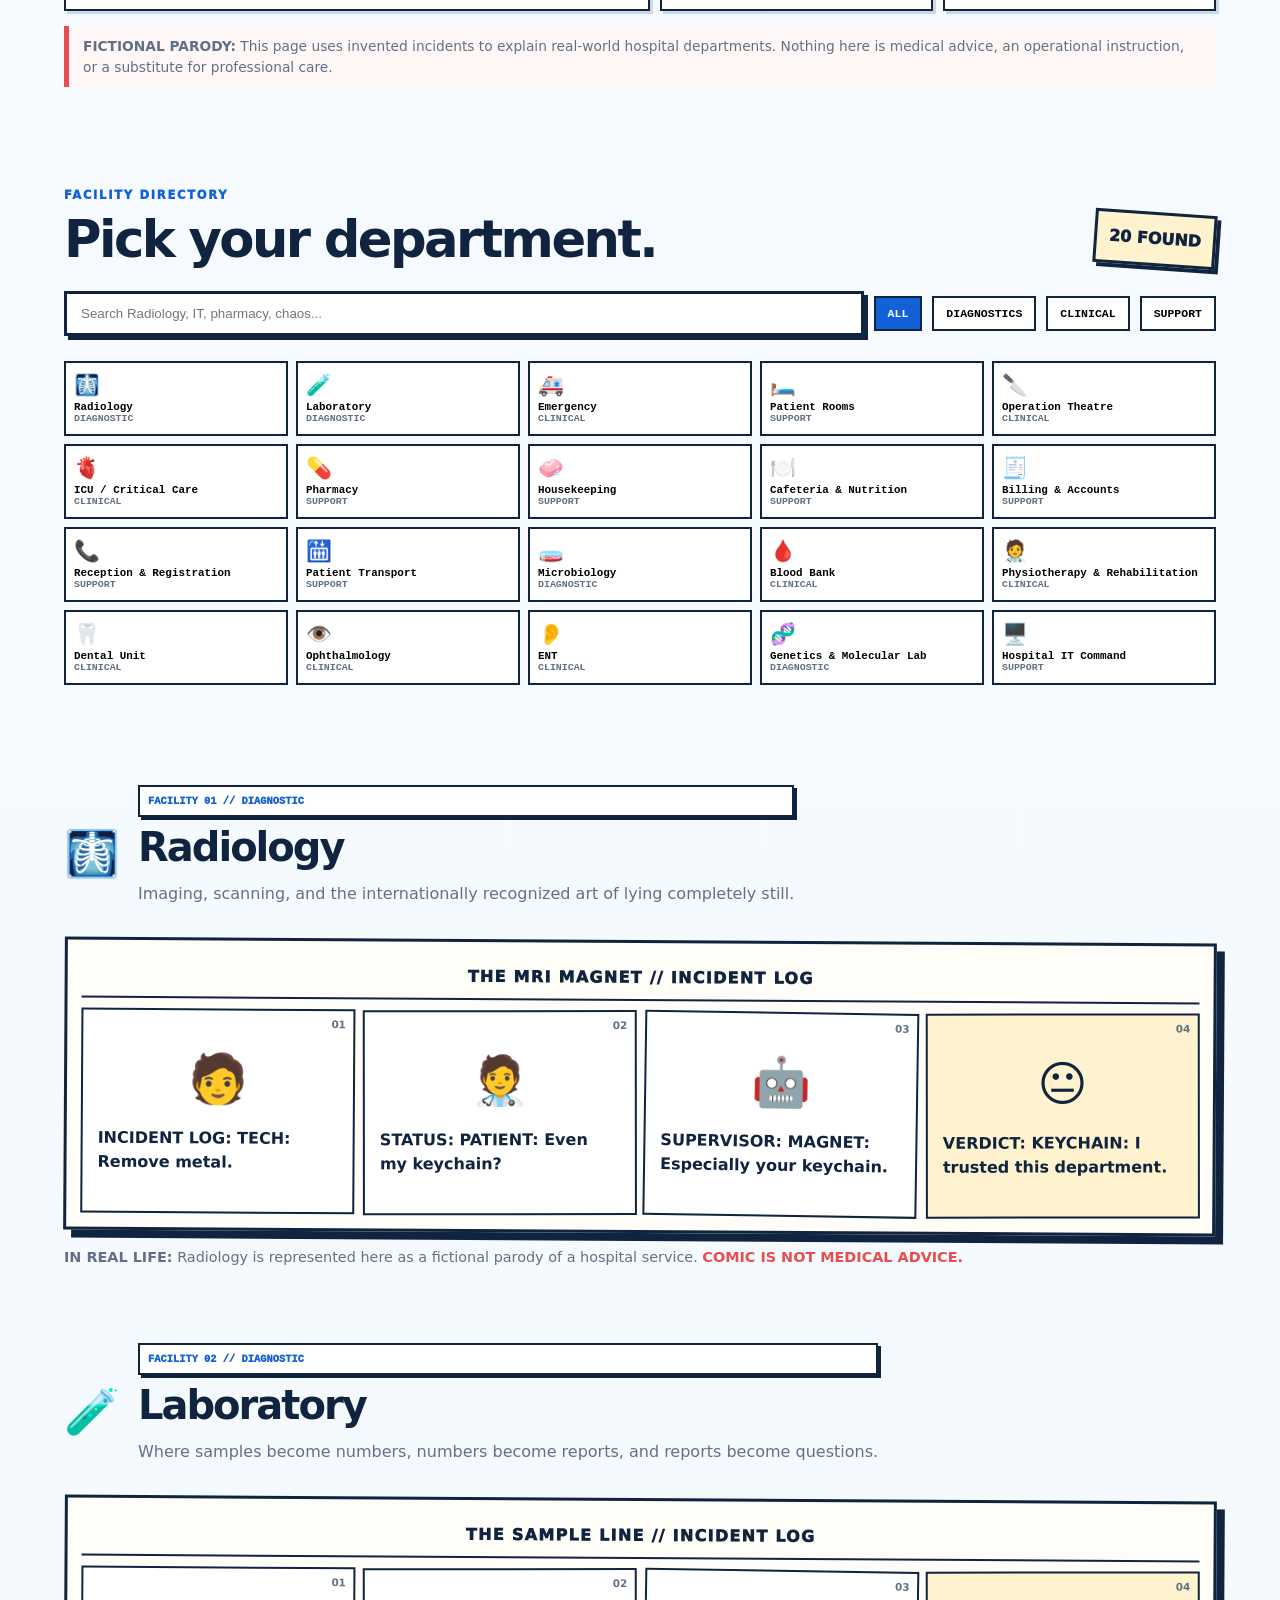
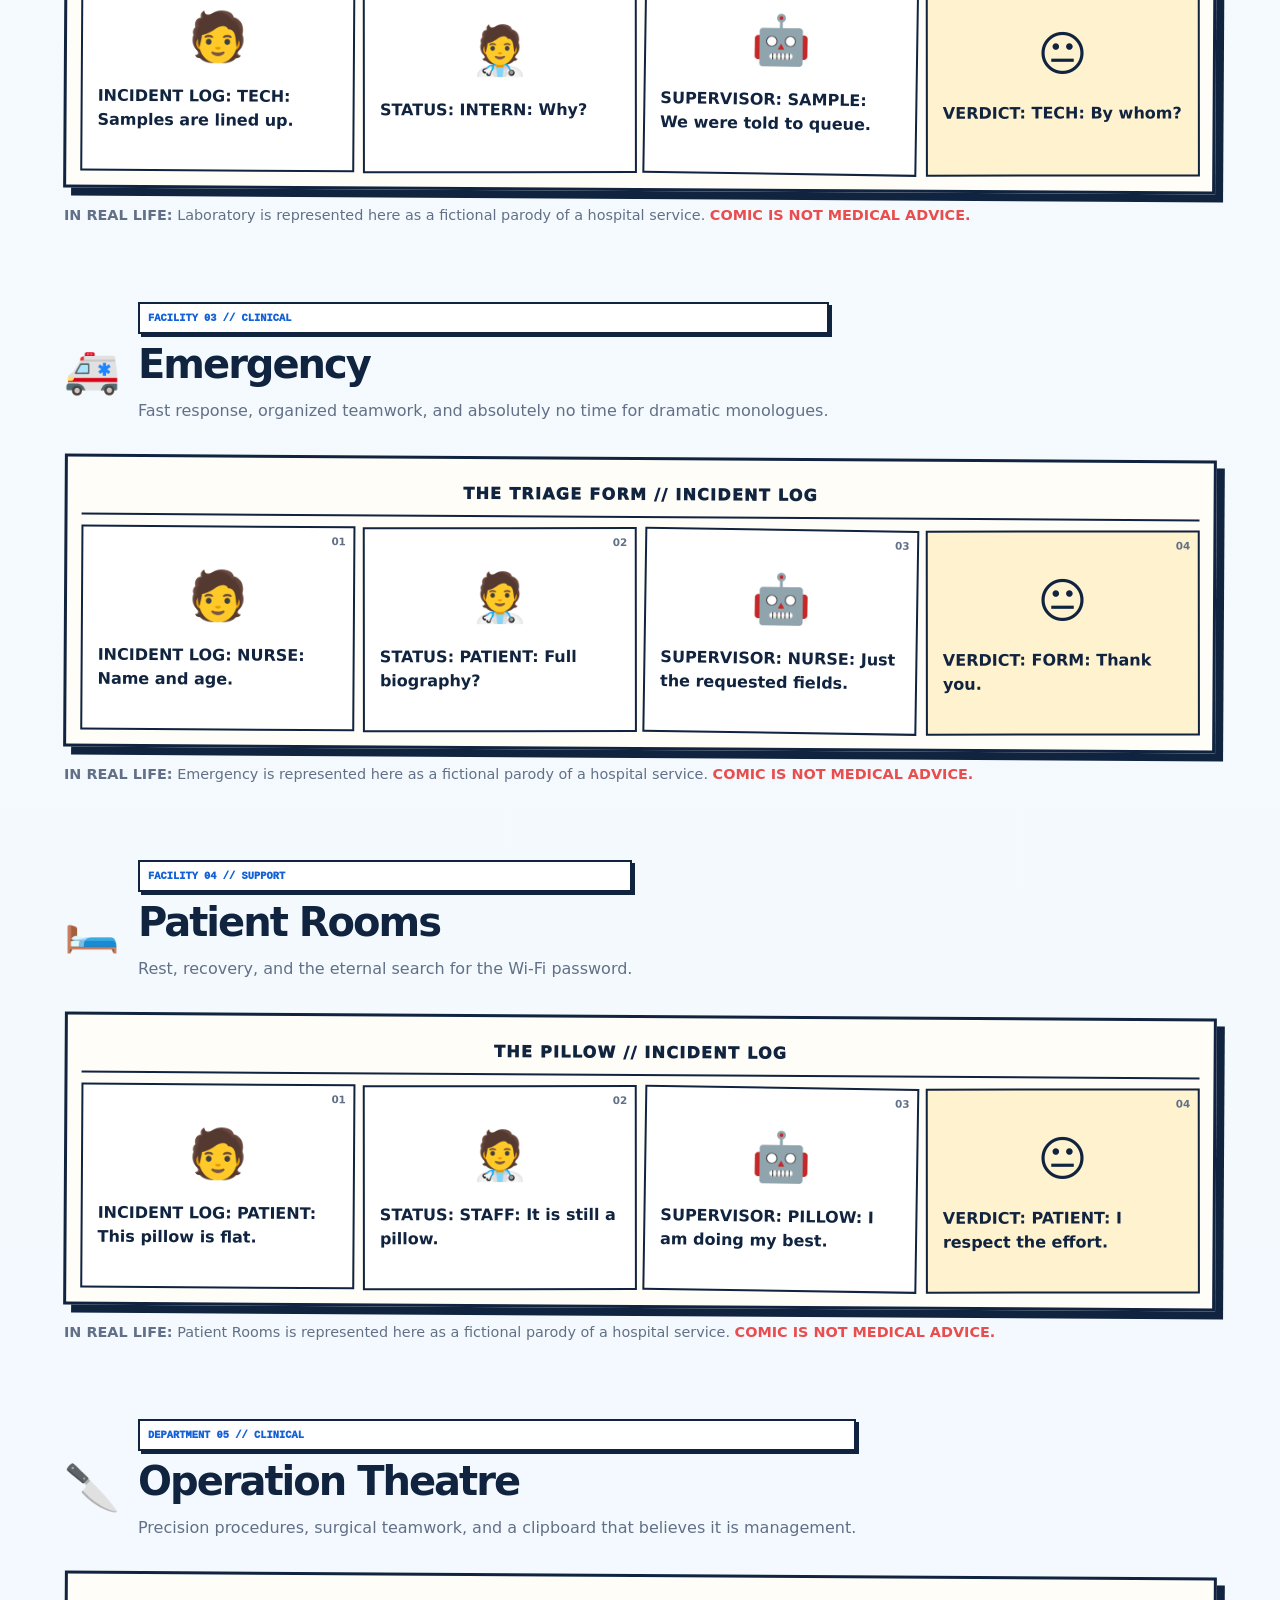
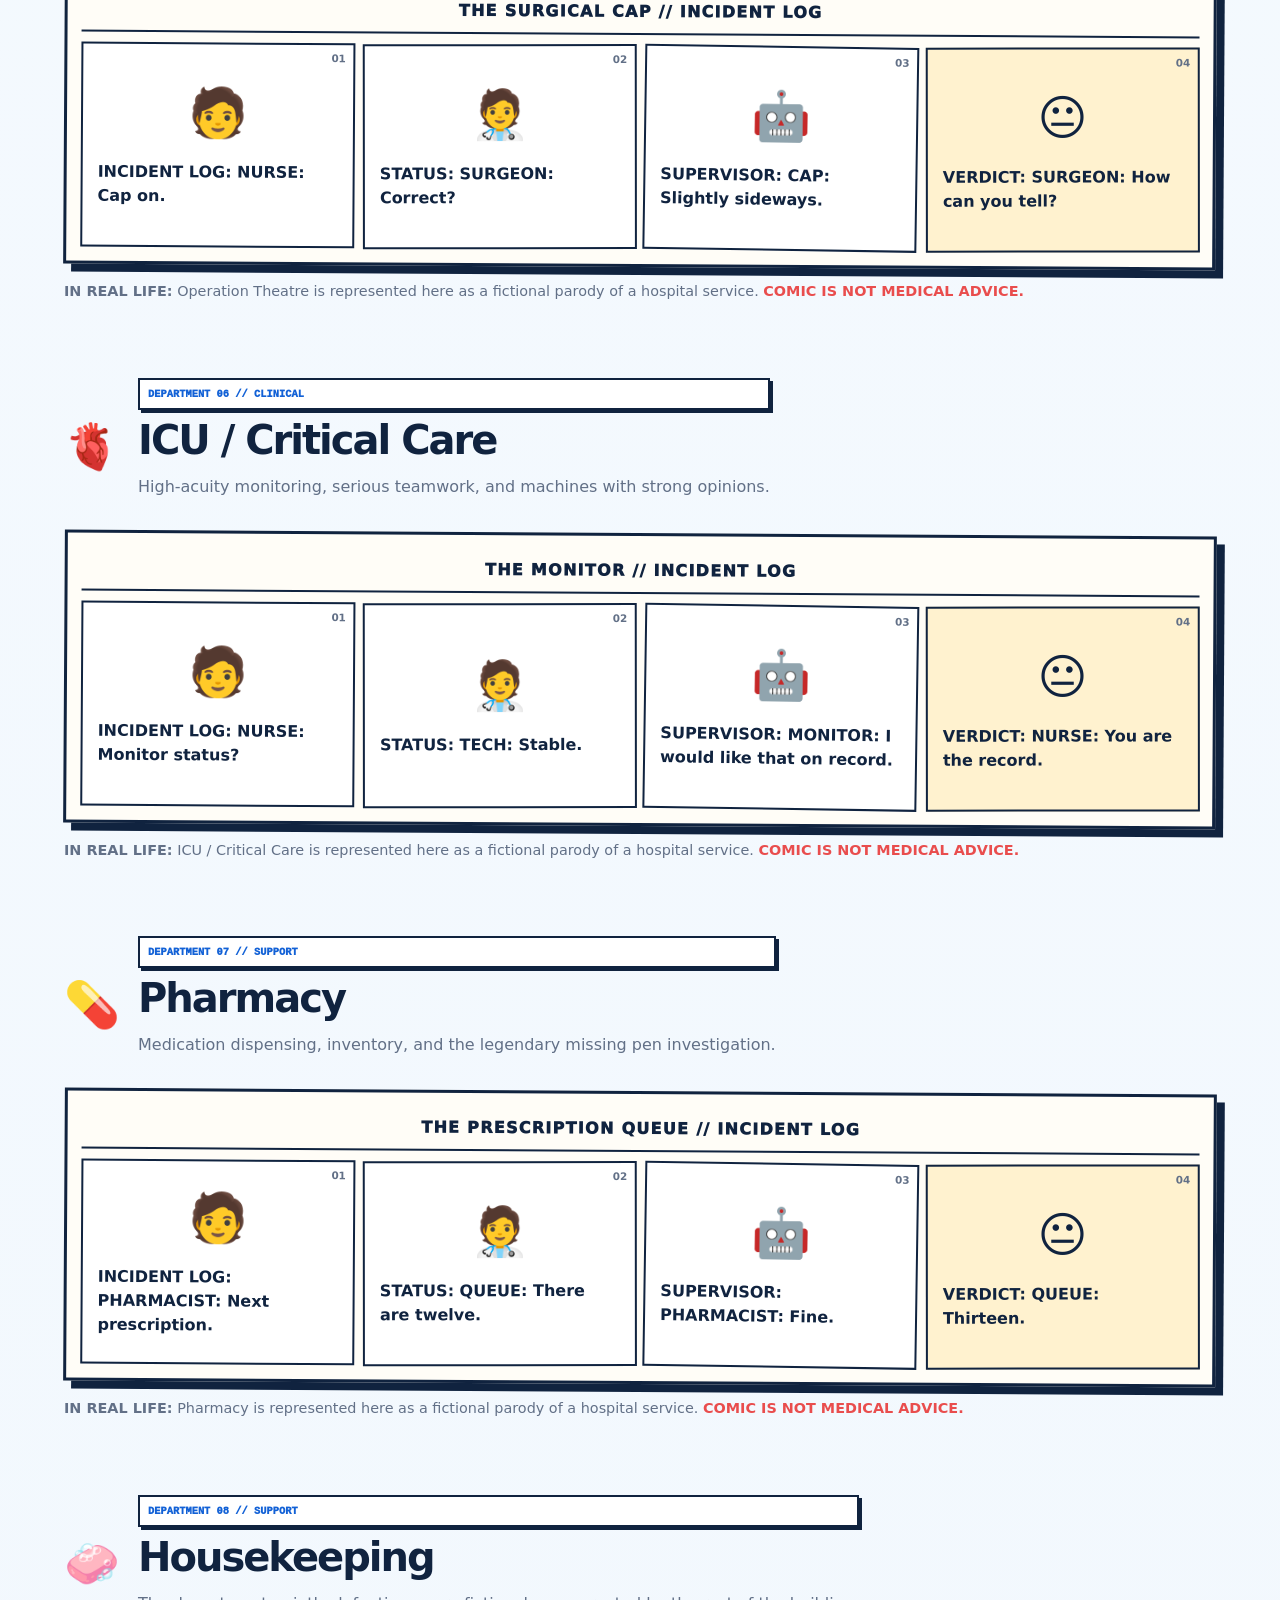
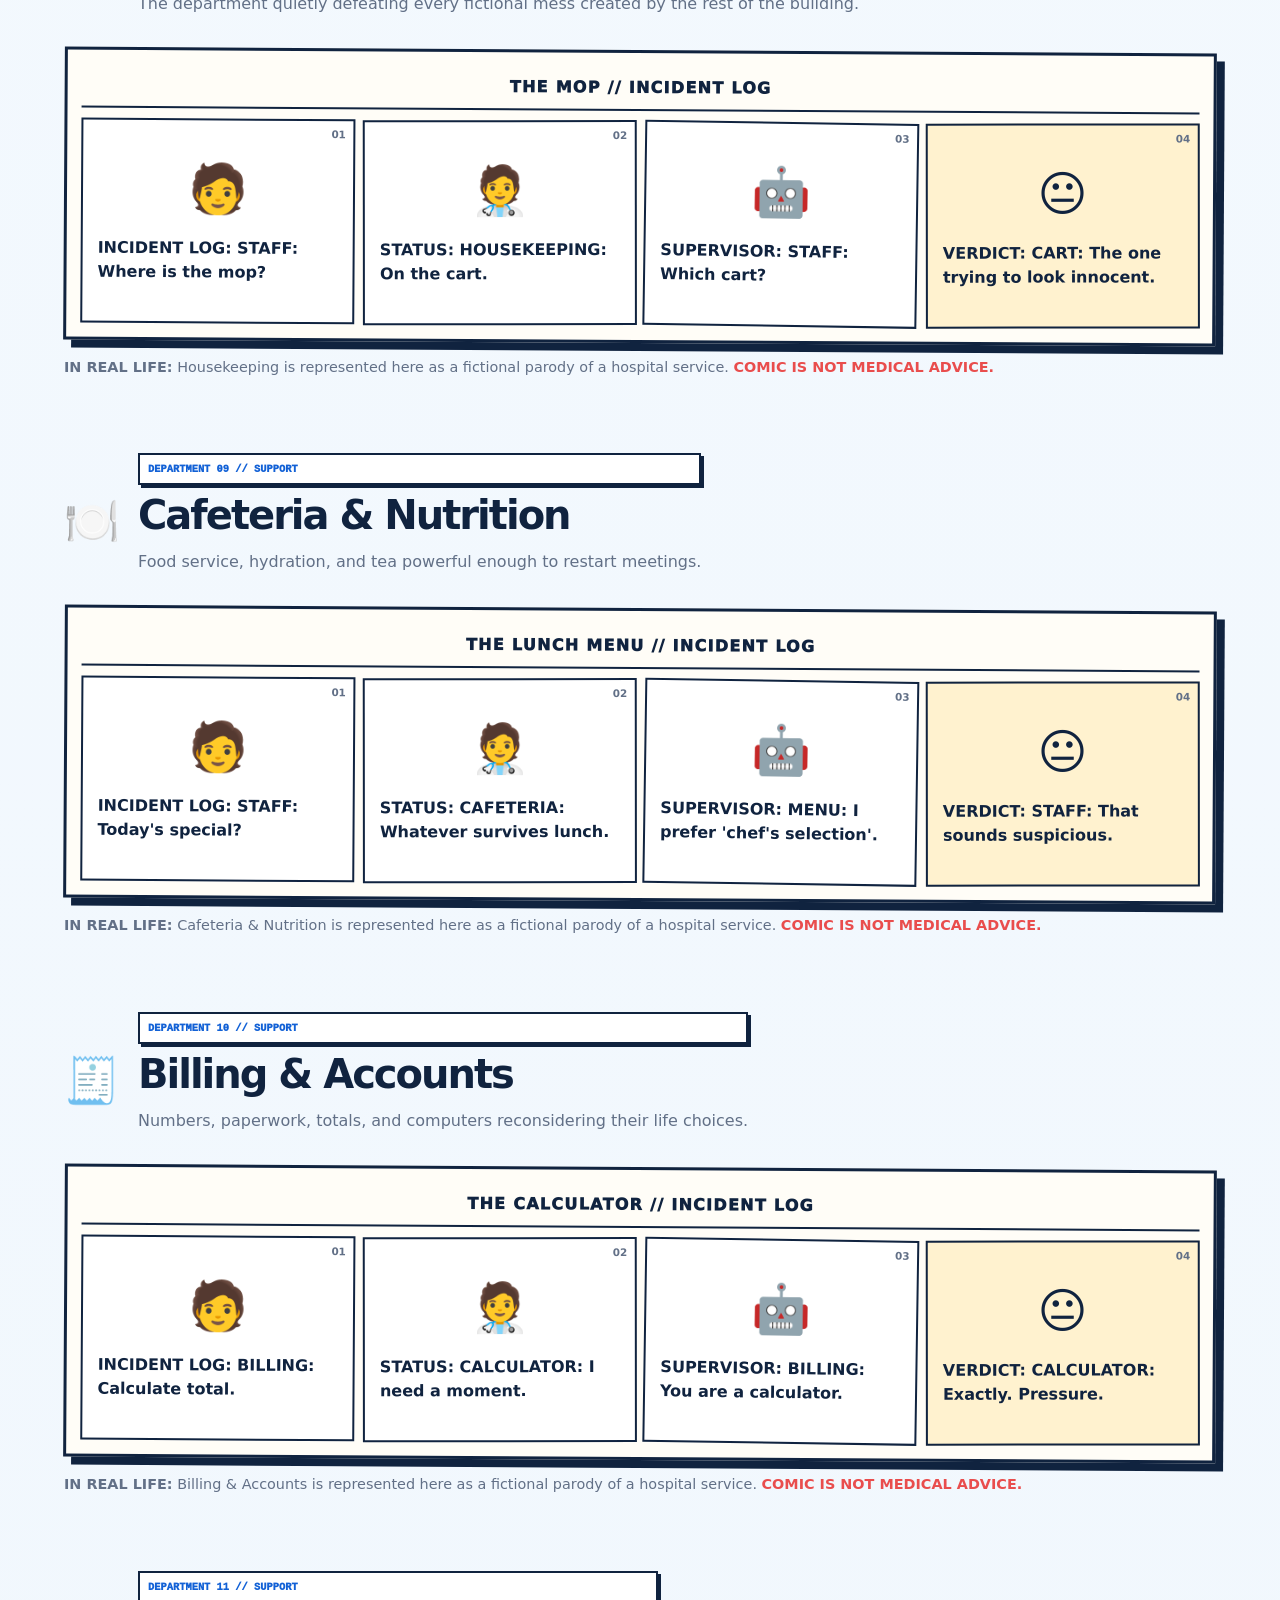
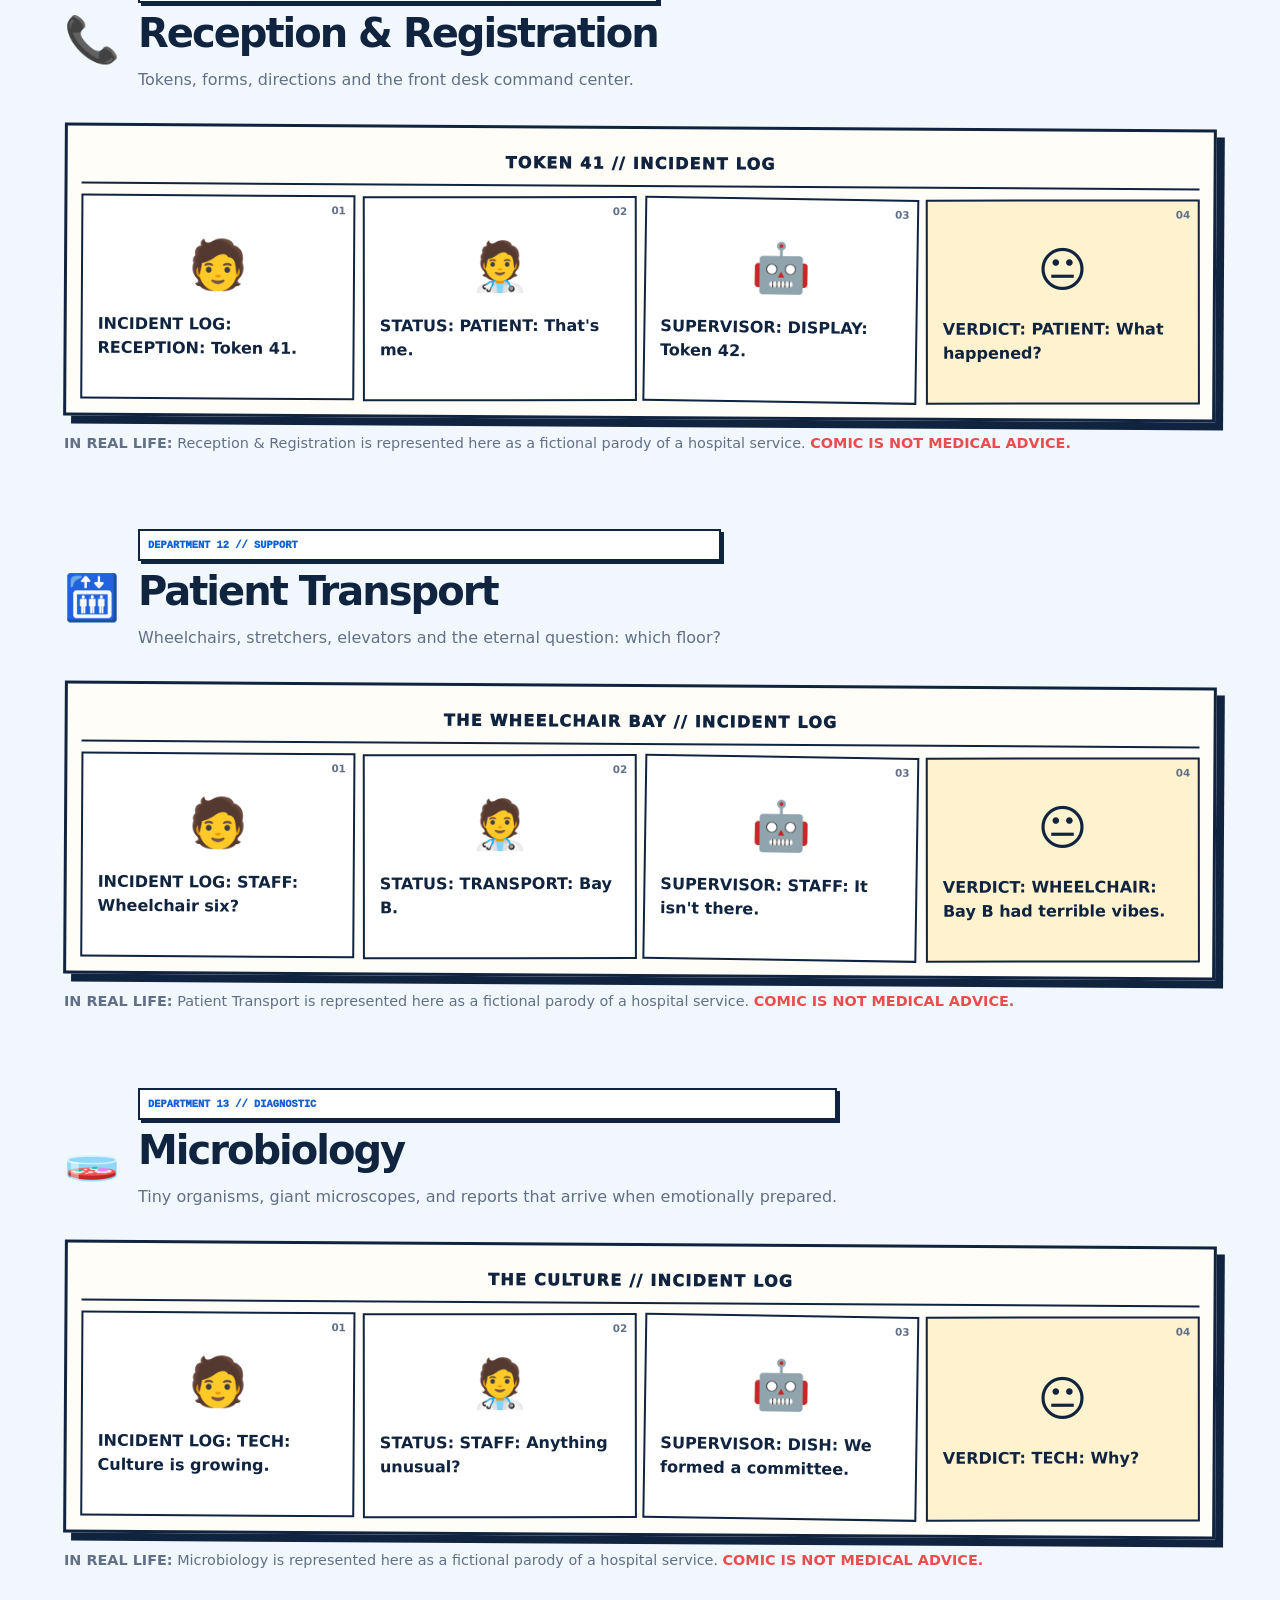
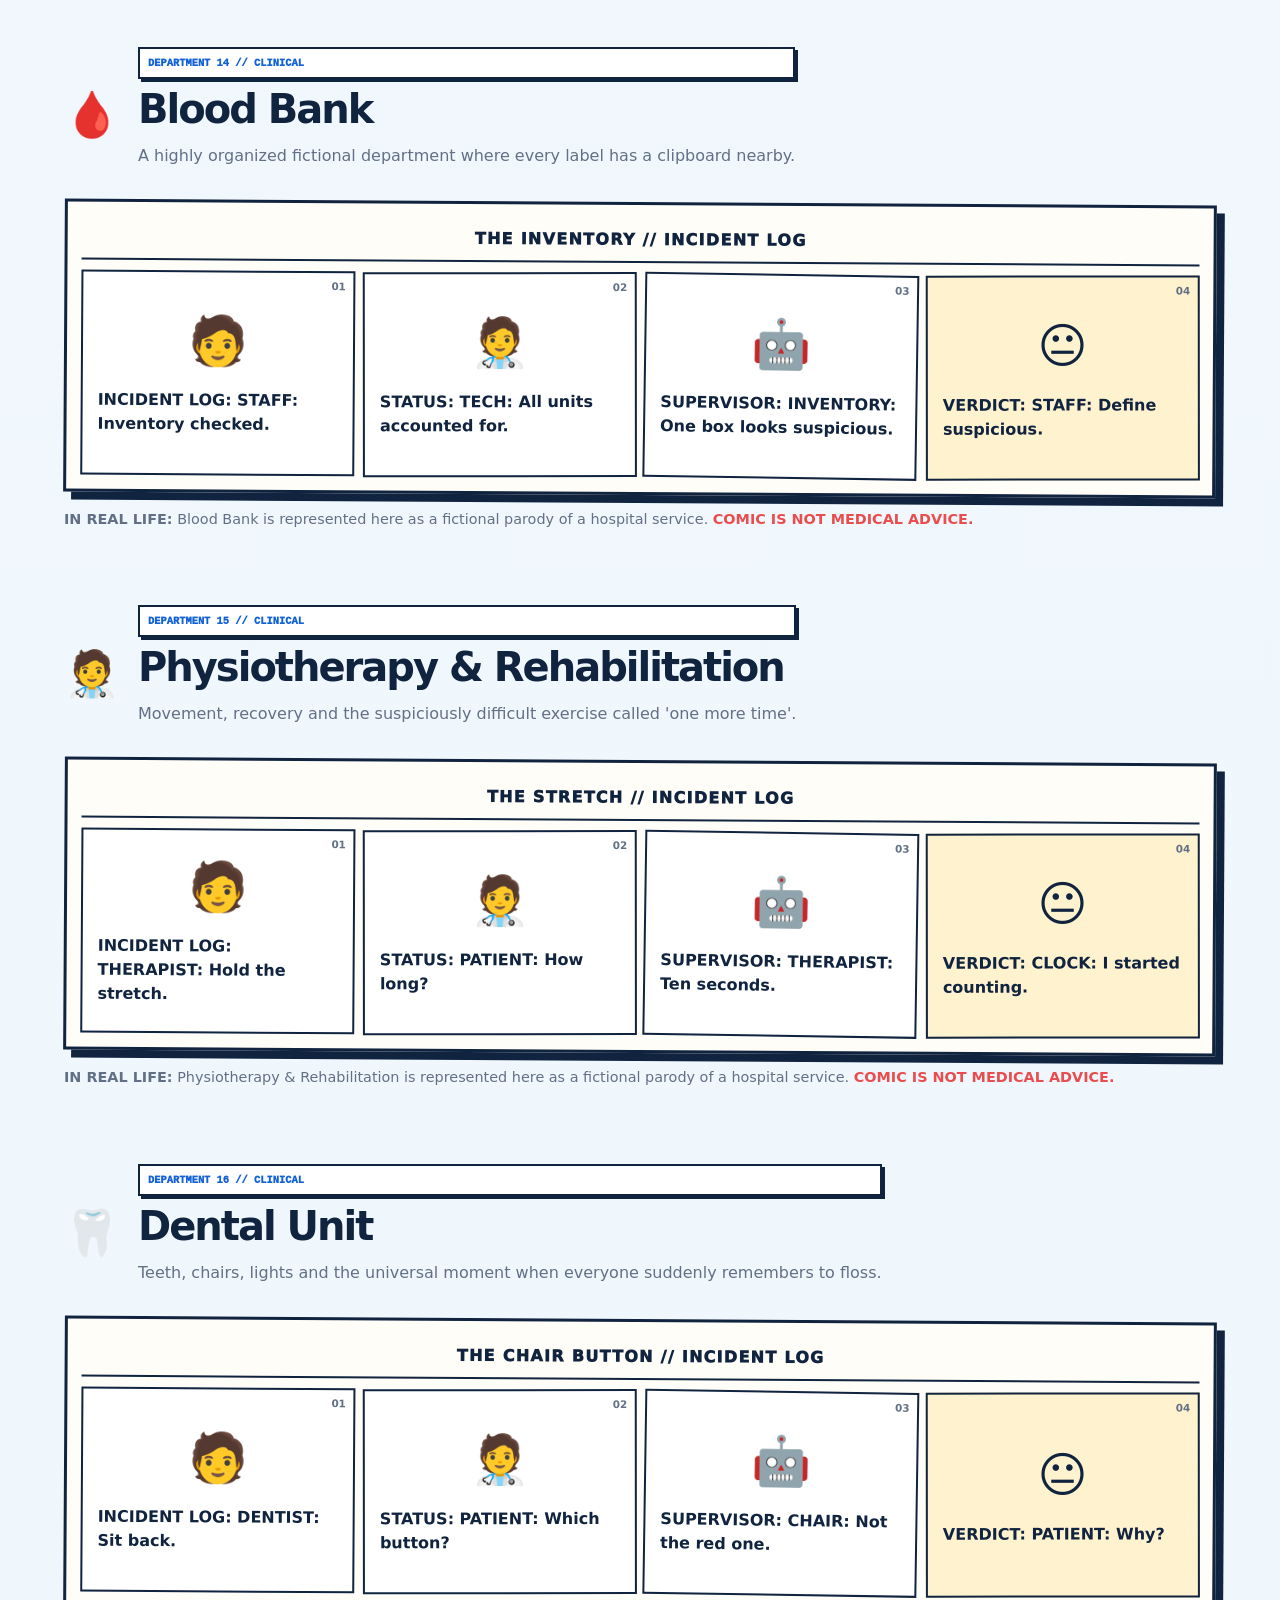
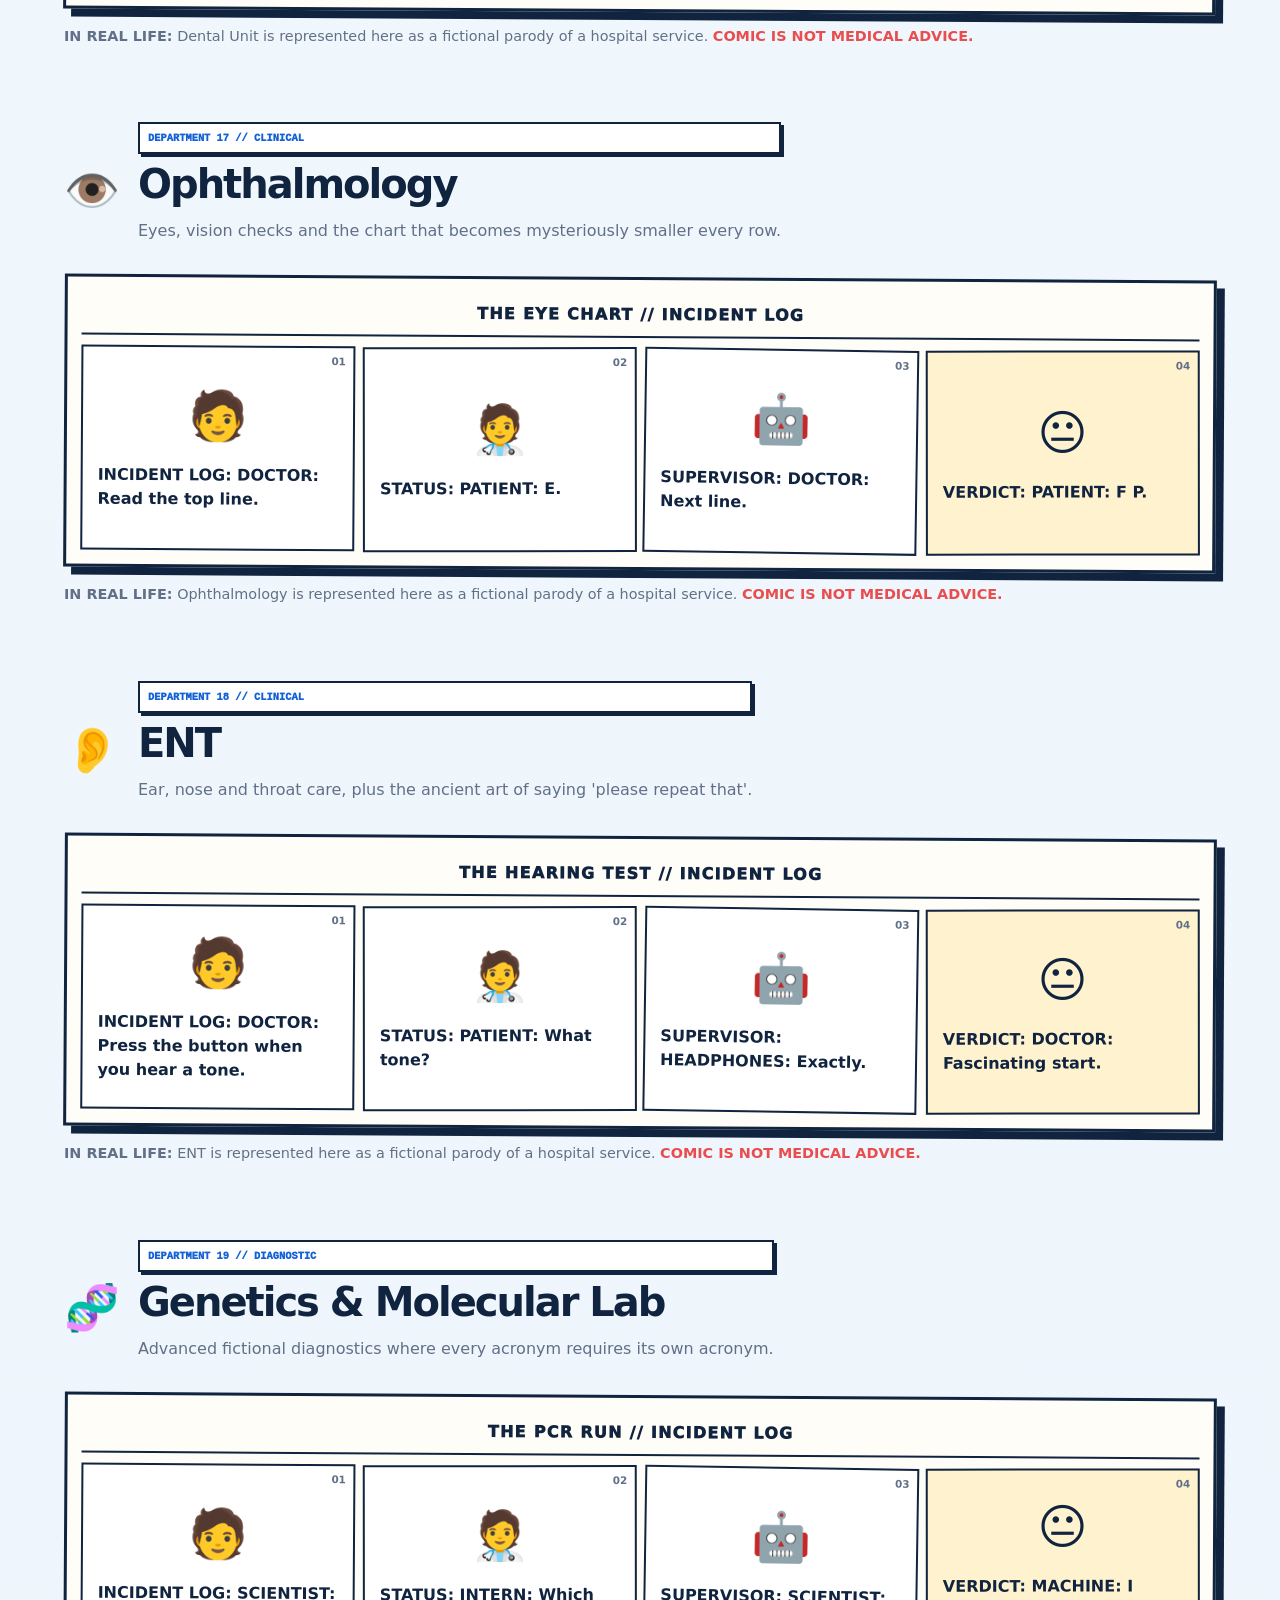
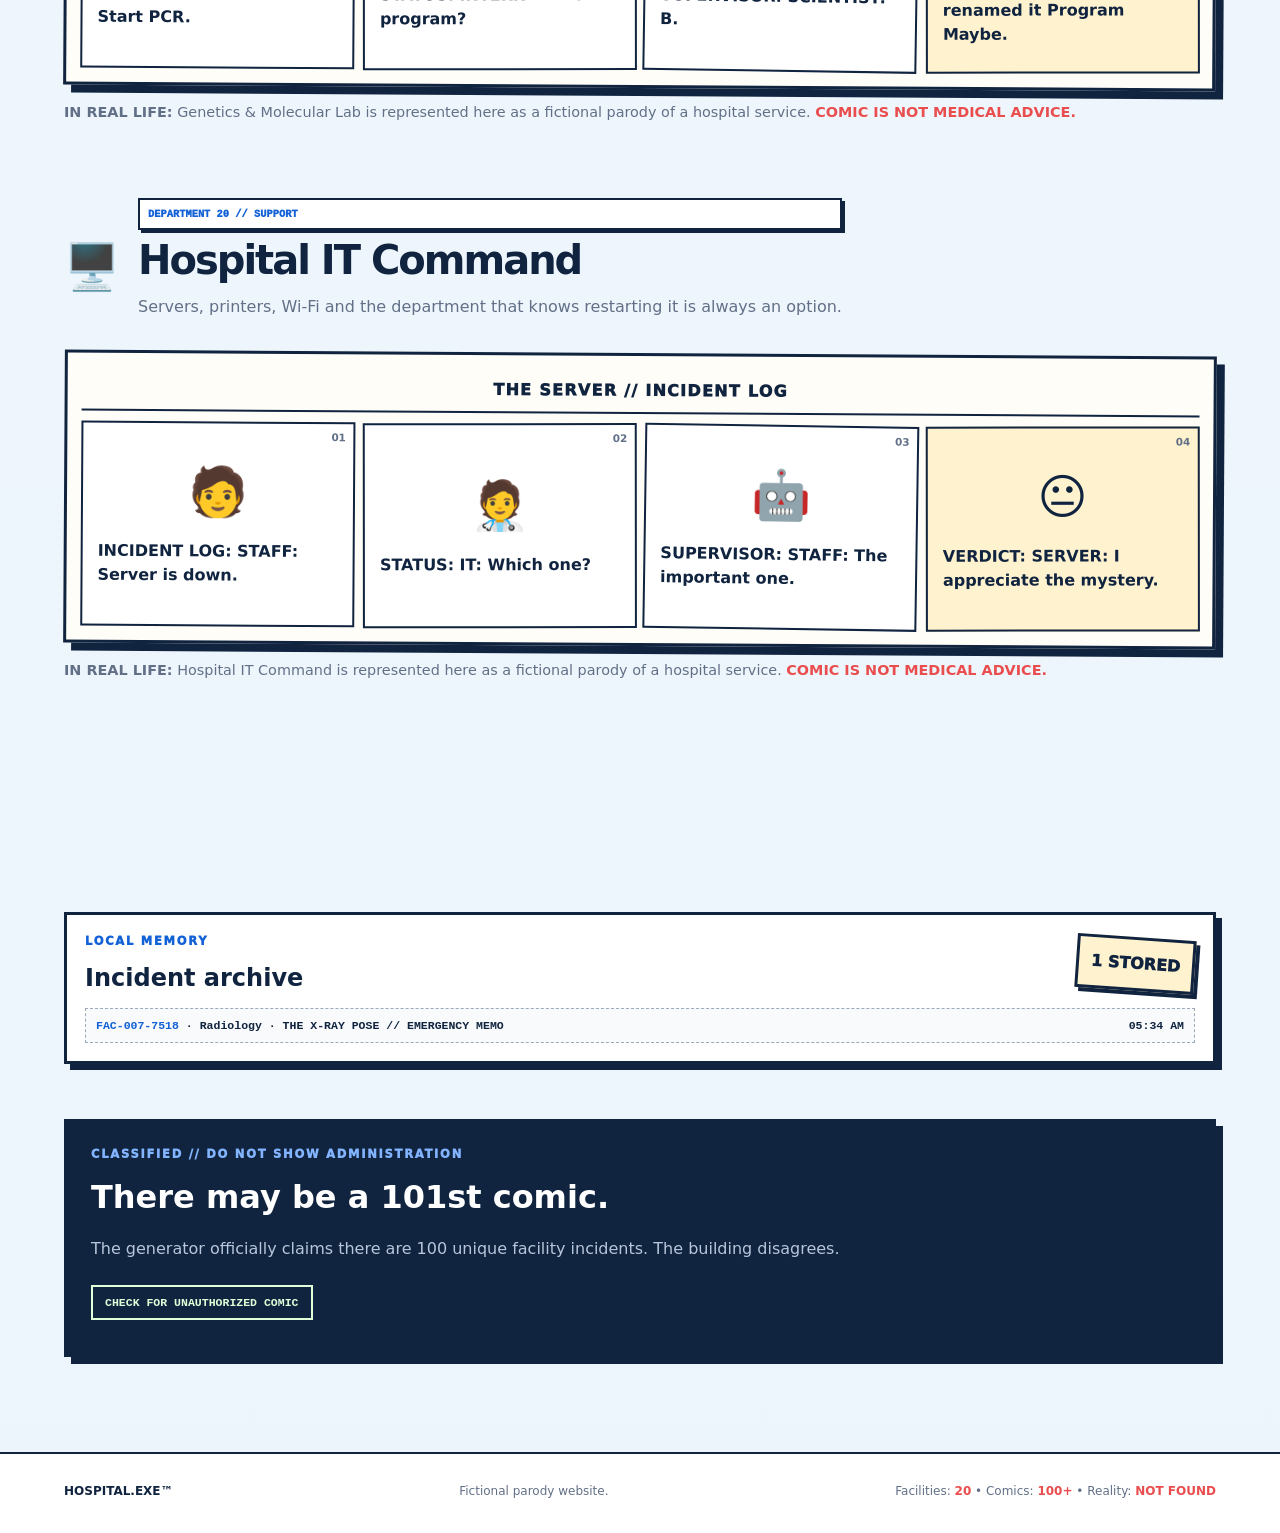
<file: facilities.html>
<!doctype html>
<html lang="en">
<head>
<meta charset="utf-8">
<meta name="viewport" content="width=device-width,initial-scale=1">
<meta name="description" content="HOSPITAL.EXE fictional parody facilities — interactive absurd hospital incidents.">
<title>Facilities — HOSPITAL.EXE™</title>
<link rel="icon" href="assets/logo.svg" type="image/svg+xml">
<link rel="apple-touch-icon" href="assets/logo.svg">
<link rel="stylesheet" href="css/style.css">
<style>
.facility-page{--terminal:#0b141d;--terminal2:#122331}
.facility-page .page-hero{padding-bottom:45px}
.facility-page .hero-kicker{display:inline-flex;gap:8px;align-items:center;border:2px solid var(--ink);background:#fff2cf;padding:8px 12px;font:900 .72rem ui-monospace,monospace;box-shadow:4px 4px 0 var(--ink);margin-bottom:22px}
.facility-page .hero-kicker i{width:9px;height:9px;border-radius:50%;background:#e94d4d;display:block;box-shadow:0 0 0 4px #ffd9d9}
.facility-page .hero-actions{margin-top:22px}
.facility-page .stats{display:grid;grid-template-columns:repeat(4,1fr);gap:12px;margin:10px 0 34px}
.facility-page .stat{background:#fff;border:3px solid var(--ink);padding:16px;box-shadow:5px 5px 0 var(--ink)}
.facility-page .stat small{display:block;color:var(--muted);font:900 .66rem ui-monospace,monospace;letter-spacing:.08em}
.facility-page .stat b{display:block;font:950 1.7rem ui-monospace,monospace;margin-top:4px}
.facility-page .console{background:var(--terminal);color:#dfffd8;border:3px solid var(--ink);box-shadow:8px 8px 0 var(--ink);padding:20px;margin-bottom:55px}
.facility-page .console-top{display:flex;justify-content:space-between;gap:20px;align-items:center;flex-wrap:wrap}
.facility-page .console-title{font:950 1.1rem ui-monospace,monospace;letter-spacing:.06em}
.facility-page .console-status{color:#8fb9ff;font:800 .7rem ui-monospace,monospace}
.facility-page .console-line{font:700 .78rem ui-monospace,monospace;color:#b8c8b3;margin:8px 0 16px}
.facility-page .console-controls{display:flex;gap:9px;flex-wrap:wrap}
.facility-page .console-btn{border:2px solid #dfffd8;background:transparent;color:#dfffd8;padding:9px 12px;font:900 .72rem ui-monospace,monospace;cursor:pointer}
.facility-page .console-btn:hover{background:#dfffd8;color:#0b141d}
.facility-page .console-btn.danger{border-color:#ffaaa0;color:#ffaaa0}
.facility-page .meter{height:13px;border:2px solid #dfffd8;background:#1b2c39;margin-top:15px;overflow:hidden}
.facility-page .meter i{display:block;height:100%;width:17%;background:#dfffd8;transition:.25s}
.facility-page .live-wrap{scroll-margin-top:100px}
.facility-page .live-paper{transform:rotate(-.4deg);margin-bottom:18px}
.facility-page .live-paper .comic-grid{grid-template-columns:repeat(4,1fr)}
.facility-page .live-meta{display:grid;grid-template-columns:1.5fr .7fr .7fr;gap:10px;margin-top:18px}
.facility-page .meta-box{background:#fff;border:2px solid var(--ink);padding:13px;box-shadow:3px 3px 0 #cbd8e8}
.facility-page .meta-box small{display:block;color:var(--muted);font:900 .62rem ui-monospace,monospace}
.facility-page .meta-box b{display:block;margin-top:4px;font:900 .8rem ui-monospace,monospace}
.facility-page .filters{display:flex;gap:10px;flex-wrap:wrap;align-items:center;margin:15px 0 25px}
.facility-page .search{flex:1 1 280px;border:3px solid var(--ink);padding:12px 14px;font:700 .9rem inherit;box-shadow:4px 4px 0 var(--ink)}
.facility-page .filter-btn{border:2px solid var(--ink);background:#fff;padding:9px 12px;font:900 .72rem ui-monospace,monospace;cursor:pointer}
.facility-page .filter-btn.active,.facility-page .filter-btn:hover{background:var(--blue);color:#fff}
.facility-page .facility-index{display:grid;grid-template-columns:repeat(5,1fr);gap:8px;margin:18px 0 50px}
.facility-page .index-btn{border:2px solid var(--ink);background:#fff;padding:10px 8px;text-align:left;cursor:pointer;font:800 .68rem ui-monospace,monospace;min-height:58px}
.facility-page .index-btn:hover{background:#fff2cf;transform:translateY(-2px)}
.facility-page .index-btn span{display:block;font-size:1.3rem;margin-bottom:3px}
.facility-page .index-btn small{display:block;color:var(--muted);font-size:.62rem}
.facility-page .facility-strip{scroll-margin-top:100px}
.facility-page .strip-heading{align-items:center}
.facility-page .strip-number{font:950 .65rem ui-monospace,monospace;color:var(--blue);border:2px solid var(--ink);padding:8px;box-shadow:3px 3px 0 var(--ink);background:#fff;white-space:nowrap}
.facility-page .strip-heading>span{font-size:2.8rem}
.facility-page .facility-strip .comic-paper{transform:rotate(.35deg)}
.facility-page .facility-strip .panel{min-height:205px}
.facility-page .facility-strip .panel:nth-child(2n){transform:rotate(-.4deg)}
.facility-page .facility-strip .panel:nth-child(3n){transform:rotate(.5deg)}
.facility-page .facility-strip .panel.punch{background:#fff2cf}
.facility-page .history{background:#fff;border:3px solid var(--ink);padding:18px;box-shadow:6px 6px 0 var(--ink);margin:55px 0}
.facility-page .history-head{display:flex;justify-content:space-between;gap:12px;align-items:center}
.facility-page .history-list{display:grid;gap:7px;margin-top:12px}
.facility-page .history-item{padding:10px;border:1px dashed #9ba9b9;font:700 .72rem ui-monospace,monospace;background:#f8fafc}
.facility-page .history-item b{color:var(--blue)}
.facility-page .hidden{display:none!important}
.facility-page .empty{padding:35px;border:3px dashed var(--ink);background:#fff2cf;text-align:center;font-weight:900}
.facility-page .secret{margin:55px 0 15px;border:3px solid var(--ink);background:#10233f;color:#fff;padding:24px;box-shadow:7px 7px 0 var(--ink)}
.facility-page .secret h2{margin:0 0 5px;font-size:2rem}
.facility-page .secret p{color:#b7c6da}
.facility-page .secret button{margin-top:8px}
.facility-page .parody-note{border-left:5px solid var(--red);padding:10px 14px;background:#fff7f5;color:var(--muted);font-size:.86rem}
@media(max-width:900px){.facility-page .stats{grid-template-columns:1fr 1fr}.facility-page .facility-index{grid-template-columns:repeat(3,1fr)}.facility-page .live-paper .comic-grid{grid-template-columns:1fr 1fr}.facility-page .live-meta{grid-template-columns:1fr 1fr}}
@media(max-width:560px){.facility-page .stats{grid-template-columns:1fr 1fr}.facility-page .facility-index{grid-template-columns:1fr 1fr}.facility-page .live-paper .comic-grid{grid-template-columns:1fr}.facility-page .live-meta{grid-template-columns:1fr}.facility-page .facility-strip .panel{min-height:160px}.facility-page .console{padding:15px}}
</style>
</head>
<body class="facility-page">
<div class="top-alert">FICTIONAL PARODY • FACILITIES ARE EXPLAINED WITH COMICS</div>

<header class="site-header">
<a class="brand" href="index.html">
<img class="brand-logo" src="assets/logo.svg" alt="HOSPITAL.EXE logo">
<span>HOSPITAL<span class="exe">.EXE</span><small>Healthcare has encountered an unexpected error.</small></span>
</a>
<button class="menu-toggle" aria-label="Open menu">☰</button>
<nav>
<a href="index.html">Home</a>
<a class="active" href="facilities.html">Facilities</a>
<a href="doctors.html">Doctors</a>
<a href="comics.html">Comics</a>
</nav>
</header>

<main>
<section class="page-hero">
<div class="hero-kicker"><i></i> FACILITY.EXE // BUILD 2.0 // STATUS: UNRELIABLY OPERATIONAL</div>
<p class="eyebrow">OUR FACILITIES</p>
<h1>Real facilities.<br><em>Unreal situations.</em></h1>
<p>Every department gets its own fictional comic incident. No stock photos. No recycled “Patient → Staff → Robot” joke. The hospital is attempting to explain itself and the results are questionable.</p>
<div class="hero-actions">
<a class="button primary" href="#live-incident">⚡ Enter Live Incident</a>
<button class="button" id="randomFacility">🎲 Random Facility</button>
</div>
</section>

<section class="section">
<div class="stats">
<div class="stat"><small>FACILITIES</small><b id="statFacilities">20</b></div>
<div class="stat"><small>GENERATED INCIDENTS</small><b id="statComics">100</b></div>
<div class="stat"><small>SEEN THIS SESSION</small><b id="statSeen">0</b></div>
<div class="stat"><small>CHAOS INDEX</small><b id="statChaos">???</b></div>
</div>

<div class="console">
<div class="console-top">
<div>
<div class="console-title">HOSPITAL.EXE / FACILITY CONTROL TERMINAL</div>
<div class="console-line" id="consoleLine">> booting absurdity engine...</div>
</div>
<div class="console-status" id="consoleStatus">● LIVE</div>
</div>
<div class="console-controls">
<button class="console-btn" id="newIncident">GENERATE NEW INCIDENT</button>
<button class="console-btn" id="surprise">SURPRISE ME</button>
<button class="console-btn" id="clearHistory">CLEAR MEMORY</button>
</div>
<div class="meter"><i id="chaosMeter"></i></div>
</div>
</section>

<section class="section live-wrap" id="live-incident">
<div class="section-head">
<div><p class="eyebrow">LIVE FACILITY INCIDENT</p><h2 id="live-title">INITIALIZING...</h2></div>
<span class="sticker" id="live-count">SHUFFLE-BAG: 0 / 100</span>
</div>

<div class="comic-paper live-paper">
<div class="comic-title" id="live-comic-title">FACILITY.EXE // BOOTING COMIC ENGINE</div>
<div class="comic-grid" id="live-panels"></div>
</div>

<div class="live-meta">
<div class="meta-box"><small>INCIDENT ID</small><b id="live-id">FAC-000</b></div>
<div class="meta-box"><small>CHAOS</small><b id="live-chaos">CALCULATING</b></div>
<div class="meta-box"><small>STATUS</small><b id="live-state">QUESTIONABLE</b></div>
</div>

<div class="parody-note" style="margin-top:15px"><b>FICTIONAL PARODY:</b> This page uses invented incidents to explain real-world hospital departments. Nothing here is medical advice, an operational instruction, or a substitute for professional care.</div>
</section>

<section class="section">
<div class="section-head">
<div><p class="eyebrow">FACILITY DIRECTORY</p><h2>Pick your department.</h2></div>
<span class="sticker" id="resultCount">20 FOUND</span>
</div>
<div class="filters">
<input class="search" id="facilitySearch" type="search" placeholder="Search Radiology, IT, pharmacy, chaos..." autocomplete="off">
<button class="filter-btn active" data-filter="all">ALL</button>
<button class="filter-btn" data-filter="diagnostic">DIAGNOSTICS</button>
<button class="filter-btn" data-filter="clinical">CLINICAL</button>
<button class="filter-btn" data-filter="support">SUPPORT</button>
</div>
<div class="facility-index" id="facilityIndex"></div>
</section>

<section class="section comic-list" id="facility-list"></section>

<section class="section">
<div class="history">
<div class="history-head"><div><p class="eyebrow">LOCAL MEMORY</p><h2 style="margin:0">Incident archive</h2></div><span class="sticker" id="historyCount">0 STORED</span></div>
<div class="history-list" id="historyList"></div>
</div>

<div class="secret">
<p class="eyebrow" style="color:#82b4ff">CLASSIFIED // DO NOT SHOW ADMINISTRATION</p>
<h2>There may be a 101st comic.</h2>
<p>The generator officially claims there are 100 unique facility incidents. The building disagrees.</p>
<button class="console-btn" id="unlockSecret">CHECK FOR UNAUTHORIZED COMIC</button>
<div id="secretOutput" style="margin-top:10px;font:800 .78rem ui-monospace,monospace"></div>
</div>
</section>
</main>

<footer>
<strong>HOSPITAL.EXE™</strong>
<span>Fictional parody website.</span>
<span>Facilities: <b>20</b> • Comics: <b>100+</b> • Reality: <b>NOT FOUND</b></span>
</footer>

<script src="js/generated-content.js"></script>
<script src="js/facility-engine.js"></script>
<script>
(()=> {
"use strict";

const facilities=[
["🩻","FACILITY 01","Radiology","Imaging, scanning, and the internationally recognized art of lying completely still.","diagnostic"],
["🧪","FACILITY 02","Laboratory","Where samples become numbers, numbers become reports, and reports become questions.","diagnostic"],
["🚑","FACILITY 03","Emergency","Fast response, organized teamwork, and absolutely no time for dramatic monologues.","clinical"],
["🛏️","FACILITY 04","Patient Rooms","Rest, recovery, and the eternal search for the Wi-Fi password.","support"],
["🔪","DEPARTMENT 05","Operation Theatre","Precision procedures, surgical teamwork, and a clipboard that believes it is management.","clinical"],
["🫀","DEPARTMENT 06","ICU / Critical Care","High-acuity monitoring, serious teamwork, and machines with strong opinions.","clinical"],
["💊","DEPARTMENT 07","Pharmacy","Medication dispensing, inventory, and the legendary missing pen investigation.","support"],
["🧼","DEPARTMENT 08","Housekeeping","The department quietly defeating every fictional mess created by the rest of the building.","support"],
["🍽️","DEPARTMENT 09","Cafeteria & Nutrition","Food service, hydration, and tea powerful enough to restart meetings.","support"],
["🧾","DEPARTMENT 10","Billing & Accounts","Numbers, paperwork, totals, and computers reconsidering their life choices.","support"],
["📞","DEPARTMENT 11","Reception & Registration","Tokens, forms, directions and the front desk command center.","support"],
["🛗","DEPARTMENT 12","Patient Transport","Wheelchairs, stretchers, elevators and the eternal question: which floor?","support"],
["🧫","DEPARTMENT 13","Microbiology","Tiny organisms, giant microscopes, and reports that arrive when emotionally prepared.","diagnostic"],
["🩸","DEPARTMENT 14","Blood Bank","A highly organized fictional department where every label has a clipboard nearby.","clinical"],
["🧑‍⚕️","DEPARTMENT 15","Physiotherapy & Rehabilitation","Movement, recovery and the suspiciously difficult exercise called 'one more time'.","clinical"],
["🦷","DEPARTMENT 16","Dental Unit","Teeth, chairs, lights and the universal moment when everyone suddenly remembers to floss.","clinical"],
["👁️","DEPARTMENT 17","Ophthalmology","Eyes, vision checks and the chart that becomes mysteriously smaller every row.","clinical"],
["👂","DEPARTMENT 18","ENT","Ear, nose and throat care, plus the ancient art of saying 'please repeat that'.","clinical"],
["🧬","DEPARTMENT 19","Genetics & Molecular Lab","Advanced fictional diagnostics where every acronym requires its own acronym.","diagnostic"],
["🖥️","DEPARTMENT 20","Hospital IT Command","Servers, printers, Wi-Fi and the department that knows restarting it is always an option.","support"]
];

const pool=window.HOSPITAL_CONTENT?.facilityComics||[];
const list=document.getElementById("facility-list");
const index=document.getElementById("facilityIndex");
const search=document.getElementById("facilitySearch");
const historyKey="hospital-exe-facility-history-v3";
const bagKey="hospital-exe-facility-bag-v3";
const chars=["🧑","🧑‍⚕️","🤖","😐"];
let history=read(historyKey,[]);
let bag=read(bagKey,[]);
let current=null;
let currentFilter="all";

function read(key,fallback){try{const v=JSON.parse(localStorage.getItem(key)||"null");return v??fallback}catch{return fallback}}
function save(key,value){localStorage.setItem(key,JSON.stringify(value))}
function shuffle(a){for(let i=a.length-1;i>0;i--){const j=Math.floor(Math.random()*(i+1));[a[i],a[j]]=[a[j],a[i]]}return a}
function esc(v){return String(v).replace(/[&<>"']/g,m=>({"&":"&amp;","<":"&lt;",">":"&gt;",'"':"&quot;","'":"&#039;"}[m]))}
function categoryFor(name){return facilities.find(f=>f[2]===name)?.[4]||"support"}
function chaosFor(text){let n=0;for(const c of String(text))n=(n+c.charCodeAt(0))%101;return Math.max(7,n)}
function incidentId(i){return "FAC-"+String(i+1).padStart(3,"0")+"-"+String((i*7919)%9999).padStart(4,"0")}
function refill(){bag=shuffle(pool.map((_,i)=>i));save(bagKey,bag)}
function pick(){if(!bag.length)refill();const i=bag.pop();save(bagKey,bag);return {item:pool[i],index:i}}
function setConsole(msg,status="● LIVE"){document.getElementById("consoleLine").textContent="> "+msg;document.getElementById("consoleStatus").textContent=status}
function renderPanels(panels){
return panels.map((p,n)=>'<div class="panel '+(n===3?'punch':'')+'"><span class="panel-no">0'+(n+1)+'</span><div class="character">'+chars[n]+'</div><p>'+esc(p)+'</p></div>').join("")
}
function renderLive(force){
const picked=force||pick();const x=picked.item;current={...picked};
const name=x[0],title=x[1],panels=x[2];
const chaos=chaosFor(name+" "+title+" "+panels.join(" "));
document.getElementById("live-title").textContent=name;
document.getElementById("live-comic-title").textContent=title;
document.getElementById("live-panels").innerHTML=renderPanels(panels);
document.getElementById("live-id").textContent=incidentId(picked.index);
document.getElementById("live-chaos").textContent=chaos+"/100";
document.getElementById("live-state").textContent=chaos>80?"ABSURD":chaos>55?"UNSTABLE":"QUESTIONABLE";
document.getElementById("live-count").textContent="SHUFFLE-BAG: "+(pool.length-bag.length)+" / "+pool.length;
document.getElementById("statSeen").textContent=history.length;
document.getElementById("statChaos").textContent=chaos+"/100";
document.getElementById("chaosMeter").style.width=chaos+"%";
setConsole("loaded "+name+" // "+title.toLowerCase());
remember(name,title,picked.index);
}
function remember(name,title,indexNo){
const id=incidentId(indexNo);
if(history.some(h=>h.id===id))return;
history.unshift({id,name,title,time:new Date().toLocaleTimeString([], {hour:"2-digit",minute:"2-digit"})});
history=history.slice(0,12);save(historyKey,history);renderHistory();
}
function renderHistory(){
document.getElementById("historyCount").textContent=history.length+" STORED";
document.getElementById("statSeen").textContent=history.length;
const el=document.getElementById("historyList");
el.innerHTML=history.length?history.map(h=>'<div class="history-item"><b>'+esc(h.id)+'</b> · '+esc(h.name)+' · '+esc(h.title)+' <span style="float:right">'+esc(h.time)+'</span></div>').join(""):'<div class="empty">NO INCIDENTS REMEMBERED.<br>The hospital has conveniently forgotten everything.</div>';
}
function renderIndex(){
const q=search.value.trim().toLowerCase();
const visible=facilities.filter(f=>(currentFilter==="all"||f[4]===currentFilter)&&(!q||(f[2]+" "+f[3]).toLowerCase().includes(q)));
document.getElementById("resultCount").textContent=visible.length+" FOUND";
index.innerHTML=visible.map((f,i)=>'<button class="index-btn" data-target="facility-'+facilities.indexOf(f)+'"><span>'+f[0]+'</span>'+esc(f[2])+'<small>'+f[4].toUpperCase()+'</small></button>').join("");
document.querySelectorAll(".index-btn").forEach(btn=>btn.addEventListener("click",()=>document.getElementById(btn.dataset.target)?.scrollIntoView({behavior:"smooth",block:"start"})));
}
function renderList(){
const byFacility=new Map();
pool.forEach((x,i)=>{if(!byFacility.has(x[0]))byFacility.set(x[0],x)});
list.innerHTML=facilities.map((f,i)=>{
const c=byFacility.get(f[2]);
const panels=c?.[2]||["FACILITY: Awaiting comic.","SYSTEM: Something went wrong.","UNIVERSE: It happened anyway.","SYSTEM: Please reboot the universe."];
return '<article class="facility-strip" id="facility-'+i+'" data-category="'+f[4]+'" data-name="'+esc(f[2])+'"><div class="strip-heading"><span>'+f[0]+'</span><div><div class="strip-number">'+f[1]+' // '+f[4].toUpperCase()+'</div><h2>'+esc(f[2])+'</h2><p>'+esc(f[3])+'</p></div></div><div class="comic-paper"><div class="comic-title">'+esc(c?.[1]||"UNIQUE INCIDENT")+'</div><div class="comic-grid four">'+renderPanels(panels)+'</div></div><div class="facility-note"><b>IN REAL LIFE:</b> '+esc(f[2])+' is represented here as a fictional parody of a hospital service. <span>COMIC IS NOT MEDICAL ADVICE.</span></div></article>'
}).join("");
}
function applyFilters(){
const q=search.value.trim().toLowerCase();let count=0;
document.querySelectorAll(".facility-strip").forEach(el=>{
const okCat=currentFilter==="all"||el.dataset.category===currentFilter;
const okText=!q||(el.dataset.name+" "+el.textContent).toLowerCase().includes(q);
const show=okCat&&okText;el.classList.toggle("hidden",!show);if(show)count++;
});
document.getElementById("resultCount").textContent=count+" FOUND";
}
document.getElementById("newIncident").addEventListener("click",()=>{renderLive();document.getElementById("live-incident").scrollIntoView({behavior:"smooth"})});
document.getElementById("surprise").addEventListener("click",()=>{renderLive();setConsole("SURPRISE MODE: department selected without human authorization","● CHAOS")});
document.getElementById("randomFacility").addEventListener("click",()=>{
const f=facilities[Math.floor(Math.random()*facilities.length)];
document.getElementById("facility-"+facilities.indexOf(f)).scrollIntoView({behavior:"smooth",block:"start"});
setConsole("random department selected: "+f[2]);
});
document.getElementById("clearHistory").addEventListener("click",()=>{
history=[];bag=[];save(historyKey,history);save(bagKey,bag);renderHistory();renderLive();setConsole("memory wiped // this was probably a mistake","● MEMORY EMPTY");
});
document.getElementById("unlockSecret").addEventListener("click",()=>{
const out=document.getElementById("secretOutput");
out.textContent="ACCESSING UNAUTHORIZED COMIC...";
setTimeout(()=>out.textContent="FOUND: COMIC #101 — “THE HOSPITAL EXPLAINS ITSELF” — STATUS: TOO ABSURD TO DISPLAY.",450);
});
search.addEventListener("input",applyFilters);
document.querySelectorAll(".filter-btn").forEach(btn=>btn.addEventListener("click",()=>{
document.querySelectorAll(".filter-btn").forEach(b=>b.classList.remove("active"));btn.classList.add("active");currentFilter=btn.dataset.filter;applyFilters();
}));
document.querySelector(".menu-toggle")?.addEventListener("click",()=>document.querySelector(".site-header nav")?.classList.toggle("open"));

document.getElementById("statFacilities").textContent=facilities.length;
document.getElementById("statComics").textContent=pool.length;
renderList();renderIndex();renderHistory();
if(!Array.isArray(bag)||bag.some(i=>i<0||i>=pool.length))bag=[];
renderLive();
})();
</script>
<script src="js/app.js"></script>
</body>
</html>
</file>
<file: css/style.css>
:root{--ink:#10233f;--blue:#1261d6;--pale:#eef6ff;--paper:#fffdf7;--red:#e94d4d;--line:#10233f;--muted:#627087;--shadow:8px 8px 0 #10233f}*{box-sizing:border-box}html{scroll-behavior:smooth}body{margin:0;color:var(--ink);font-family:Inter,ui-sans-serif,system-ui,-apple-system,BlinkMacSystemFont,"Segoe UI",sans-serif;background:linear-gradient(180deg,#f7fbff,#edf5fc);line-height:1.5}.top-alert{background:#10233f;color:#fff;text-align:center;padding:8px;font-size:.72rem;letter-spacing:.13em;font-weight:800}.site-header{position:sticky;top:0;z-index:20;display:flex;align-items:center;justify-content:space-between;gap:24px;padding:16px 5vw;background:rgba(255,255,255,.94);backdrop-filter:blur(14px);border-bottom:2px solid var(--line)}.brand-logo{width:42px;height:42px;display:block;flex:0 0 42px;border-radius:11px;box-shadow:3px 3px 0 var(--ink)}.brand{display:flex;gap:10px;align-items:center;color:inherit;text-decoration:none;font-weight:950;letter-spacing:-.04em}.brand-mark{display:grid;place-items:center;width:38px;height:38px;border-radius:10px;background:var(--blue);color:white;font-size:25px;box-shadow:3px 3px 0 var(--ink)}.brand .exe{color:var(--blue)}.brand small{display:block;color:var(--muted);font-size:.6rem;letter-spacing:.01em;font-weight:700}.site-header nav{display:flex;gap:5px}.site-header nav a{color:var(--ink);text-decoration:none;padding:9px 12px;border-radius:8px;font-size:.86rem;font-weight:800}.site-header nav a:hover,.site-header nav a.active{background:var(--pale);color:var(--blue)}.menu-toggle{display:none;background:none;border:0;font-size:24px}.hero,.section,.page-hero{width:min(1160px,90%);margin:auto}.hero{min-height:650px;display:grid;grid-template-columns:1fr 1fr;gap:55px;align-items:center;padding:80px 0}.eyebrow{margin:0 0 10px;color:var(--blue);font-size:.72rem;letter-spacing:.15em;font-weight:950}.hero h1,.page-hero h1{font-size:clamp(3rem,6vw,6rem);line-height:.94;letter-spacing:-.07em;margin:0 0 24px}.hero h1 em,.page-hero h1 em{font-style:normal;color:var(--blue)}.hero p,.page-hero>p{color:var(--muted);max-width:650px;font-size:1.05rem}.hero-actions{display:flex;gap:12px;flex-wrap:wrap;margin-top:28px}.button{display:inline-flex;align-items:center;justify-content:center;border:2px solid var(--line);background:#fff;color:var(--ink);text-decoration:none;padding:11px 17px;border-radius:9px;font-weight:900;cursor:pointer;box-shadow:3px 3px 0 var(--ink);transition:.15s}.button:hover{transform:translate(2px,2px);box-shadow:1px 1px 0 var(--ink)}.button.primary{background:var(--blue);color:#fff}.comic-paper{background:var(--paper);border:3px solid var(--line);padding:14px;box-shadow:var(--shadow);transform:rotate(1deg)}.comic-caption,.comic-title{font-weight:950;letter-spacing:.08em;text-transform:uppercase;text-align:center;padding:9px;border-bottom:2px solid var(--line);margin-bottom:10px}.panel-row,.comic-grid{display:grid;gap:8px}.panel-row{grid-template-columns:1fr 1fr}.comic-grid.four{grid-template-columns:repeat(4,1fr)}.panel{position:relative;min-height:180px;padding:15px;background:#fff;border:2px solid var(--line);display:flex;flex-direction:column;justify-content:center}.panel-no{position:absolute;top:6px;right:7px;font-size:.65rem;font-weight:900;color:var(--muted)}.panel .character{font-size:3rem;text-align:center;margin-bottom:7px}.panel strong{font-size:.72rem;letter-spacing:.1em}.panel p{margin:5px 0;font-weight:750}.panel.punch{background:#fff2cf}.sound{font-weight:1000;font-size:1.35rem;color:var(--red);transform:rotate(-4deg);margin:10px 0}.speech{margin-top:9px;padding:7px 10px;border:2px solid var(--line);border-radius:50%;background:#fff;font-weight:900}.intro{display:grid;grid-template-columns:1.2fr 1fr;gap:70px;padding:70px 0}.intro h2,.section-head h2{font-size:clamp(2rem,4vw,3.7rem);line-height:1;letter-spacing:-.05em;margin:0}.intro>p{color:var(--muted);font-size:1.05rem}.section{padding:50px 0}.section-head{display:flex;justify-content:space-between;align-items:end;margin-bottom:25px}.text-link,.mini-link{color:var(--blue);font-weight:900;text-decoration:none}.card-grid,.doctor-grid,.archive-grid{display:grid;grid-template-columns:repeat(3,1fr);gap:18px}.facility-card,.doctor-card,.archive-card{display:block;text-decoration:none;color:inherit;background:#fff;border:2px solid var(--line);border-radius:14px;padding:24px;box-shadow:5px 5px 0 #cbd8e8;transition:.2s}.facility-card:hover,.doctor-card:hover,.archive-card:hover{transform:translateY(-5px);box-shadow:7px 8px 0 #cbd8e8}.facility-icon{font-size:3rem}.facility-card h3{font-size:1.6rem;margin:8px 0}.facility-card p{color:var(--muted)}.chaos-section{padding-bottom:90px}.chaos-box{display:flex;justify-content:space-between;gap:20px;align-items:center;background:#10233f;color:#fff;border-radius:18px;padding:30px}.chaos-box .eyebrow{color:#82b4ff}.chaos-box h2{margin:0;font-size:2rem}.chaos-box p{color:#b7c6da}.status-grid{display:grid;grid-template-columns:repeat(4,1fr);margin-top:12px;gap:10px}.status-grid div{padding:16px;background:#fff;border:2px solid var(--line);display:flex;justify-content:space-between;gap:10px;font-size:.8rem}.status-grid b{color:var(--blue)}.status-grid .danger{color:var(--red)}.page-hero{padding:100px 0 70px}.comic-list{padding-top:0}.facility-strip{margin-bottom:75px}.strip-heading{display:flex;gap:18px;align-items:start;margin-bottom:18px}.strip-heading>span{font-size:3rem}.strip-heading h2{margin:0;font-size:2.5rem;letter-spacing:-.05em}.strip-heading p:last-child{color:var(--muted);margin-top:5px}.facility-note{margin-top:14px;color:var(--muted);font-size:.9rem}.facility-note span{color:var(--red);font-weight:900}.doctor-head{display:flex;gap:15px;align-items:center}.doctor-avatar{font-size:3.2rem}.doctor-card h2{margin:0}.doctor-card .doctor-head p:last-child{color:var(--muted);margin:3px 0}.mini-comic{margin:20px 0;padding:12px;background:var(--paper);border:2px solid var(--line);display:grid;gap:5px;font-size:.82rem}.mini-comic div{padding:8px;border-bottom:1px solid #ccd6e3}.mini-comic div:last-child{border:0;background:#fff2cf}.archive-card>span{font-weight:950;color:var(--blue)}.archive-card h2{margin:4px 0}.archive-card>p{color:var(--muted)}.mini-strip{background:var(--paper);border:2px solid var(--line);padding:14px;font-size:.82rem}.archive-card{display:block}.archive-grid{grid-template-columns:repeat(2,1fr)}footer{margin-top:30px;padding:28px 5vw;border-top:2px solid var(--line);display:flex;justify-content:space-between;gap:15px;flex-wrap:wrap;font-size:.75rem;color:var(--muted);background:#fff}footer strong{color:var(--ink)}footer b{color:var(--red)}@media(max-width:850px){.site-header nav{display:none}.menu-toggle{display:block}.site-header nav.open{display:flex;position:absolute;top:73px;left:0;right:0;background:#fff;padding:12px 5vw;border-bottom:2px solid var(--line);flex-direction:column}.hero{grid-template-columns:1fr;padding:55px 0}.hero-comic{order:-1}.intro{grid-template-columns:1fr;gap:20px}.card-grid,.doctor-grid{grid-template-columns:1fr}.comic-grid.four{grid-template-columns:1fr 1fr}.page-hero{padding:65px 0 45px}.chaos-box{flex-direction:column;align-items:flex-start}.status-grid{grid-template-columns:1fr 1fr}}@media(max-width:520px){.comic-grid.four,.panel-row,.archive-grid{grid-template-columns:1fr}.hero h1,.page-hero h1{font-size:3.1rem}.site-header{padding:12px 5vw}.brand small{display:none}.panel{min-height:145px}.status-grid{grid-template-columns:1fr}footer{flex-direction:column}}.warning-tape{border:3px dashed var(--red);background:#fff2cf;padding:12px 16px;font-weight:1000;letter-spacing:.08em;transform:rotate(-1deg);box-shadow:5px 5px 0 var(--ink)}.facility-intro{padding-top:0}.absurd-zone{padding-top:30px}.sticker{display:inline-block;border:3px solid var(--ink);background:#fff2cf;padding:12px;font-weight:1000;transform:rotate(4deg);box-shadow:4px 4px 0 var(--ink)}.absurd-grid{display:grid;grid-template-columns:repeat(4,1fr);gap:14px}.absurd-card{background:#fff;border:3px solid var(--ink);padding:22px;box-shadow:6px 6px 0 var(--ink);min-height:240px}.absurd-card.tilt{transform:rotate(-1.5deg)}.absurd-card:nth-child(3){transform:rotate(1.5deg)}.giant{font-size:3.2rem}.absurd-card h3{margin:10px 0 5px;font-size:1.25rem}.absurd-card p{color:var(--muted)}.absurd-card b{font-size:.68rem;color:var(--red);letter-spacing:.08em}.archive-card.mega{grid-column:1/-1;background:#10233f;color:#fff}.archive-card.mega>span,.archive-card.mega>p{color:#a9caff}.archive-card.mega .mini-strip{color:var(--ink)}@media(max-width:850px){.absurd-grid{grid-template-columns:1fr 1fr}}@media(max-width:520px){.absurd-grid{grid-template-columns:1fr}.sticker{display:none}}
.command-center{padding-top:20px}.control-grid{display:grid;grid-template-columns:repeat(4,1fr);gap:14px}.control-tile{text-align:left;border:3px solid var(--ink);background:#fff;padding:20px;min-height:180px;box-shadow:5px 5px 0 var(--ink);cursor:pointer;transition:.15s}.control-tile:hover{transform:translate(3px,3px);box-shadow:2px 2px 0 var(--ink)}.control-tile span{display:block;font-size:2.5rem;margin-bottom:14px}.control-tile b{display:block;font-size:1.05rem}.control-tile small{display:block;color:var(--muted);margin-top:7px;line-height:1.35}.queue-console{margin-top:18px;background:#101820;color:#dfffd8;border:3px solid var(--ink);padding:22px;box-shadow:7px 7px 0 var(--ink);font-family:ui-monospace,SFMono-Regular,Consolas,monospace}.console-label{display:block;color:#8fb9ff;font-size:.7rem;letter-spacing:.15em}.queue-console strong{display:block;font-size:2rem;margin:7px 0}.queue-meter{height:14px;background:#25313b;border:2px solid #dfffd8;overflow:hidden}.queue-meter i{display:block;height:100%;width:17%;background:#dfffd8;transition:width .4s}.queue-console p{margin-bottom:0;color:#b8c8b3}.incident-log{border:3px solid var(--ink);background:var(--paper);padding:8px;margin-bottom:18px;box-shadow:6px 6px 0 var(--ink)}.incident-log div{padding:13px;border-bottom:1px dashed #9ba9b9;font-family:ui-monospace,SFMono-Regular,Consolas,monospace;font-size:.82rem}.incident-log div:last-child{border-bottom:0}@media(max-width:850px){.control-grid{grid-template-columns:1fr 1fr}}@media(max-width:520px){.control-grid{grid-template-columns:1fr}.queue-console strong{font-size:1.5rem}}

.live-status{position:relative}.live-dot{font-size:.72rem;font-weight:900;letter-spacing:.12em}.live-dot::first-letter{color:#e33}.live-status-grid{display:grid;grid-template-columns:repeat(4,minmax(0,1fr));gap:14px}.live-card{position:relative;border:2px solid #111;background:#fff;padding:18px;min-height:145px;box-shadow:6px 6px 0 #111}.live-card:nth-child(3n){transform:rotate(-.5deg)}.live-card:nth-child(4n){transform:rotate(.5deg)}.live-number{font:900 .7rem monospace;opacity:.5}.live-card strong{display:block;font-size:1.05rem;margin:8px 0}.live-card b{display:inline-block;font-size:.68rem;letter-spacing:.08em;border:1px solid #111;padding:4px 7px}.live-card p{font-size:.84rem;line-height:1.45;margin-bottom:0}.status-timestamp{font:700 .72rem monospace;opacity:.65;margin-top:22px}.install-app{border:2px solid #111;background:#fff;padding:8px 11px;font:800 .72rem inherit;cursor:pointer}.install-app:hover{transform:translateY(-1px)}@media(max-width:900px){.live-status-grid{grid-template-columns:repeat(2,minmax(0,1fr))}}@media(max-width:560px){.live-status-grid{grid-template-columns:1fr}.live-card{min-height:auto}.install-app{width:100%;margin-top:8px}}
.command-center{padding-top:20px}.control-grid{display:grid;grid-template-columns:repeat(4,1fr);gap:14px}.control-tile{text-align:left;border:3px solid var(--ink);background:#fff;padding:20px;min-height:180px;box-shadow:5px 5px 0 var(--ink);cursor:pointer;transition:.15s;font:inherit;color:inherit}.control-tile:hover{transform:translate(3px,3px);box-shadow:2px 2px 0 var(--ink)}.control-tile span{display:block;font-size:2.5rem;margin-bottom:14px}.control-tile b{display:block;font-size:1.05rem}.control-tile small{display:block;color:var(--muted);margin-top:7px;line-height:1.35}.queue-console{margin-top:18px;background:#101820;color:#dfffd8;border:3px solid var(--ink);padding:22px;box-shadow:7px 7px 0 var(--ink);font-family:ui-monospace,SFMono-Regular,Consolas,monospace}.console-label{display:block;color:#8fb9ff;font-size:.7rem;letter-spacing:.15em}.queue-console strong{display:block;font-size:2rem;margin:7px 0}.queue-meter{height:14px;background:#25313b;border:2px solid #dfffd8;overflow:hidden}.queue-meter i{display:block;height:100%;width:8%;background:#dfffd8;transition:width .4s}.queue-console p{margin-bottom:0;color:#b8c8b3}.brand-logo{object-fit:contain}@media(max-width:850px){.control-grid{grid-template-columns:1fr 1fr}}@media(max-width:520px){.control-grid{grid-template-columns:1fr}.queue-console strong{font-size:1.5rem}}
.generated-comics{padding-top:10px}.generator-note{max-width:820px;color:var(--muted);margin:-8px 0 24px}.generator-note code{font-family:ui-monospace,SFMono-Regular,Consolas,monospace;background:#10233f;color:#fff;padding:2px 5px}.generated-grid{display:grid;grid-template-columns:repeat(2,minmax(0,1fr));gap:20px}.generated-comic{margin:0;background:#fff;border:3px solid var(--ink);padding:10px;box-shadow:7px 7px 0 var(--ink);transition:.18s}.generated-comic:nth-child(odd){transform:rotate(-.7deg)}.generated-comic:nth-child(even){transform:rotate(.7deg)}.generated-comic:hover{transform:translateY(-4px) rotate(0);box-shadow:9px 10px 0 var(--ink)}.generated-comic img{display:block;width:100%;height:auto;border:2px solid var(--ink);background:var(--paper)}.generated-comic figcaption{padding:10px 4px 2px;font:900 .68rem ui-monospace,SFMono-Regular,Consolas,monospace;letter-spacing:.08em;color:var(--red)}@media(max-width:700px){.generated-grid{grid-template-columns:1fr}.generated-comic:nth-child(odd),.generated-comic:nth-child(even){transform:none}}
.game-section{padding-top:30px}.game-hud{display:grid;grid-template-columns:repeat(5,1fr);gap:10px;margin-bottom:18px}.game-hud>div{background:#fff;border:3px solid var(--ink);padding:14px;box-shadow:4px 4px 0 var(--ink)}.game-hud span{display:block;color:var(--muted);font-size:.7rem;font-weight:900;letter-spacing:.08em}.game-hud b{display:block;font:950 1.45rem ui-monospace,SFMono-Regular,Consolas,monospace;margin-top:4px}.game-layout{display:grid;grid-template-columns:1.7fr .8fr;gap:18px}.hospital-board,.game-panel{background:#fff;border:3px solid var(--ink);box-shadow:7px 7px 0 var(--ink)}.board-title,.panel-title{padding:13px 16px;border-bottom:3px solid var(--ink);font-weight:950;letter-spacing:.08em}.board-title{display:flex;justify-content:space-between;gap:12px}.board-title small{color:var(--muted);font-weight:700;letter-spacing:0}.build-grid{display:grid;grid-template-columns:repeat(5,1fr);gap:8px;padding:12px;background:#e9eef5}.build-tile{aspect-ratio:1;border:2px dashed #8290a1;background:#f9fbfd;cursor:pointer;display:flex;flex-direction:column;align-items:center;justify-content:center;text-align:center;gap:4px;font:inherit;color:var(--ink);transition:.12s}.build-tile:hover{transform:scale(1.03);border-style:solid}.build-tile.occupied{border:2px solid var(--ink);background:#fff;box-shadow:3px 3px 0 #aebdce}.build-tile .tile-icon{font-size:1.8rem}.build-tile small{font-size:.58rem;font-weight:900;line-height:1.1}.build-options{padding:12px;display:grid;gap:8px}.build-option{width:100%;text-align:left;border:2px solid var(--ink);background:#fff;padding:11px;cursor:pointer;font:inherit}.build-option.selected{background:#fff2cf;box-shadow:3px 3px 0 var(--ink)}.build-option b{display:block}.build-option small{display:block;color:var(--muted);margin-top:2px}.game-action{margin:0 12px 10px;width:calc(100% - 24px)}.game-log{margin:4px 12px 12px;padding:12px;background:#101820;color:#dfffd8;font:700 .72rem ui-monospace,SFMono-Regular,Consolas,monospace;min-height:92px}.unlock-box{margin-top:18px;border:3px solid var(--ink);background:#fff;padding:18px;box-shadow:6px 6px 0 var(--ink)}.unlock-box h3{margin:3px 0}.unlock-box p{margin:0;color:var(--muted)}.unlock-meter{height:12px;border:2px solid var(--ink);margin-top:14px;background:#e5ebf2}.unlock-meter i{display:block;height:100%;width:0;background:var(--blue);transition:.25s}@media(max-width:850px){.game-hud{grid-template-columns:repeat(3,1fr)}.game-layout{grid-template-columns:1fr}}@media(max-width:520px){.game-hud{grid-template-columns:1fr 1fr}.build-grid{gap:5px;padding:7px}.build-tile .tile-icon{font-size:1.35rem}.board-title{display:block}.board-title small{display:block;margin-top:4px}}

.history-console{margin:18px 0;background:#fff;border:3px solid var(--ink);padding:18px;box-shadow:6px 6px 0 var(--ink)}.history-console strong{display:block;font:950 1.5rem ui-monospace,SFMono-Regular,Consolas,monospace;margin:5px 0}.history-console p{margin:0 0 12px;color:var(--muted);font-size:.82rem}.history-actions{display:flex;gap:10px;flex-wrap:wrap}@media(max-width:520px){.history-actions .button{width:100%}}
</file>
